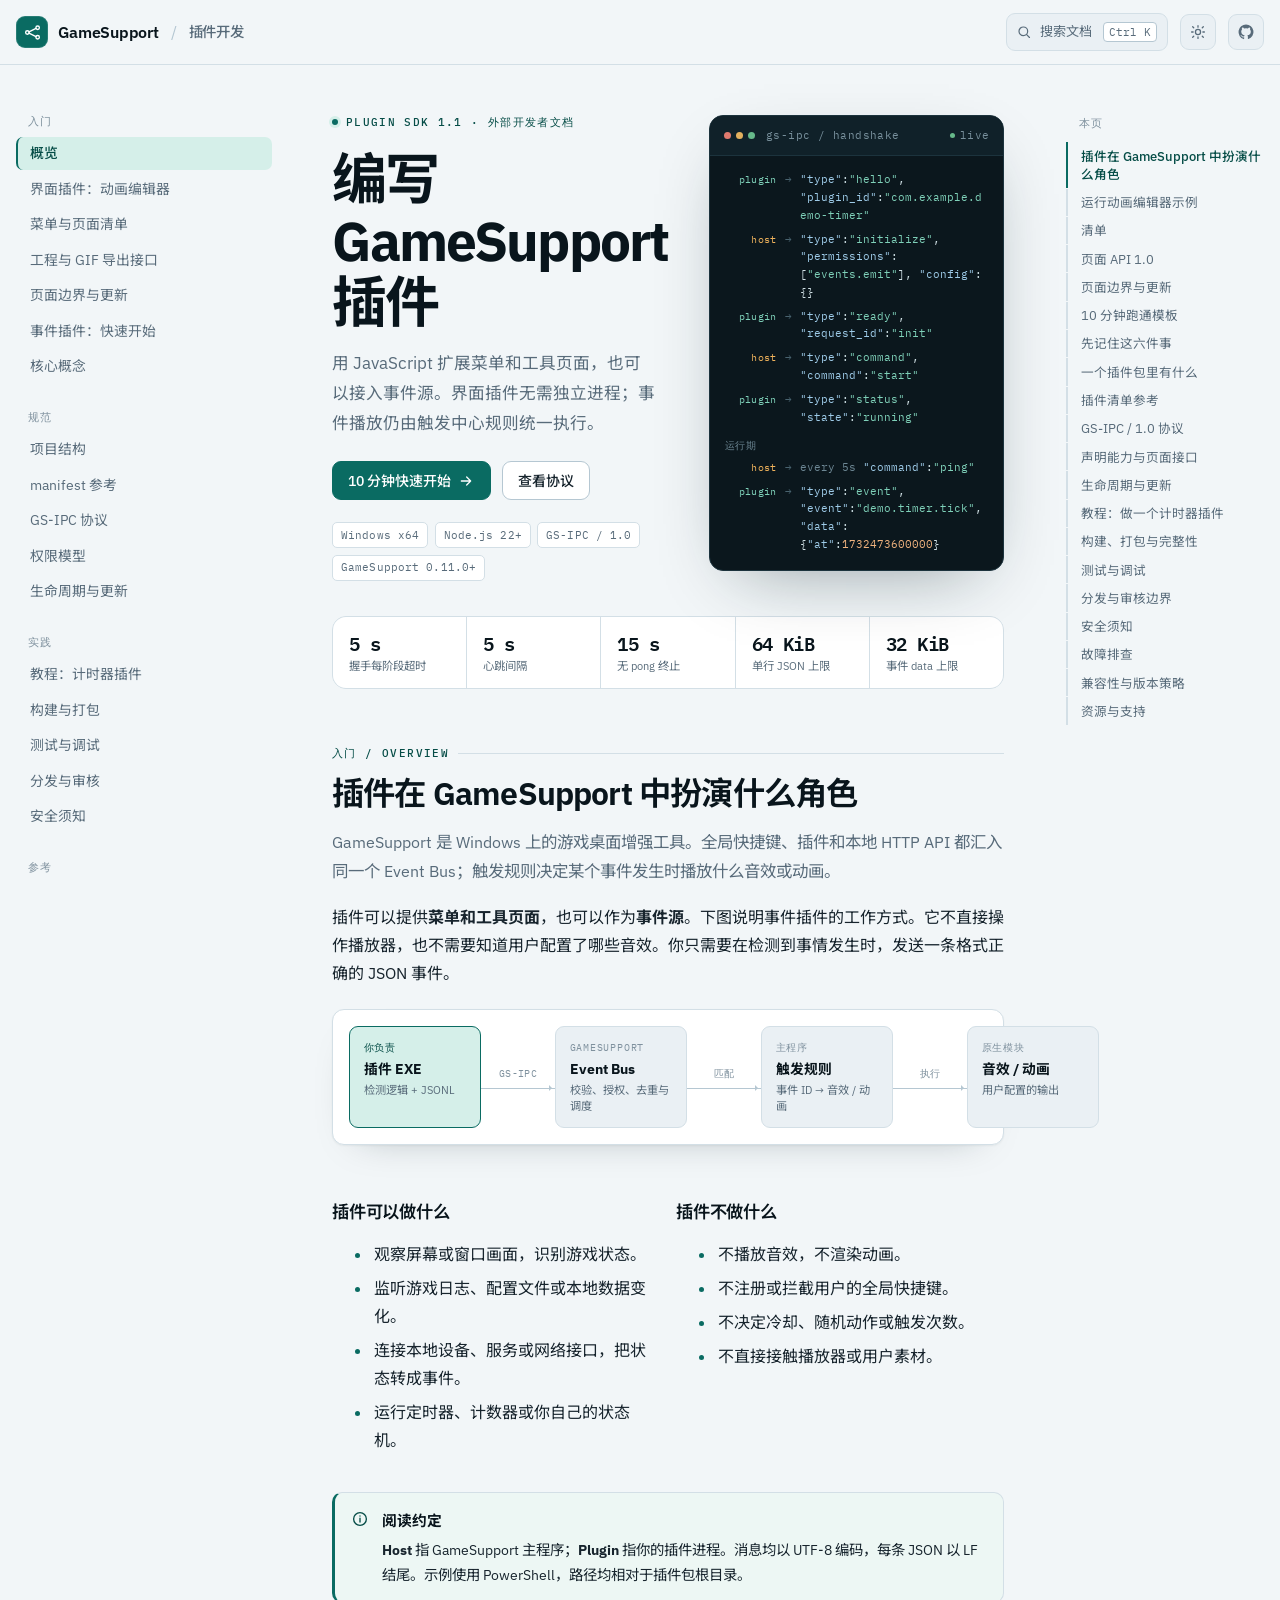
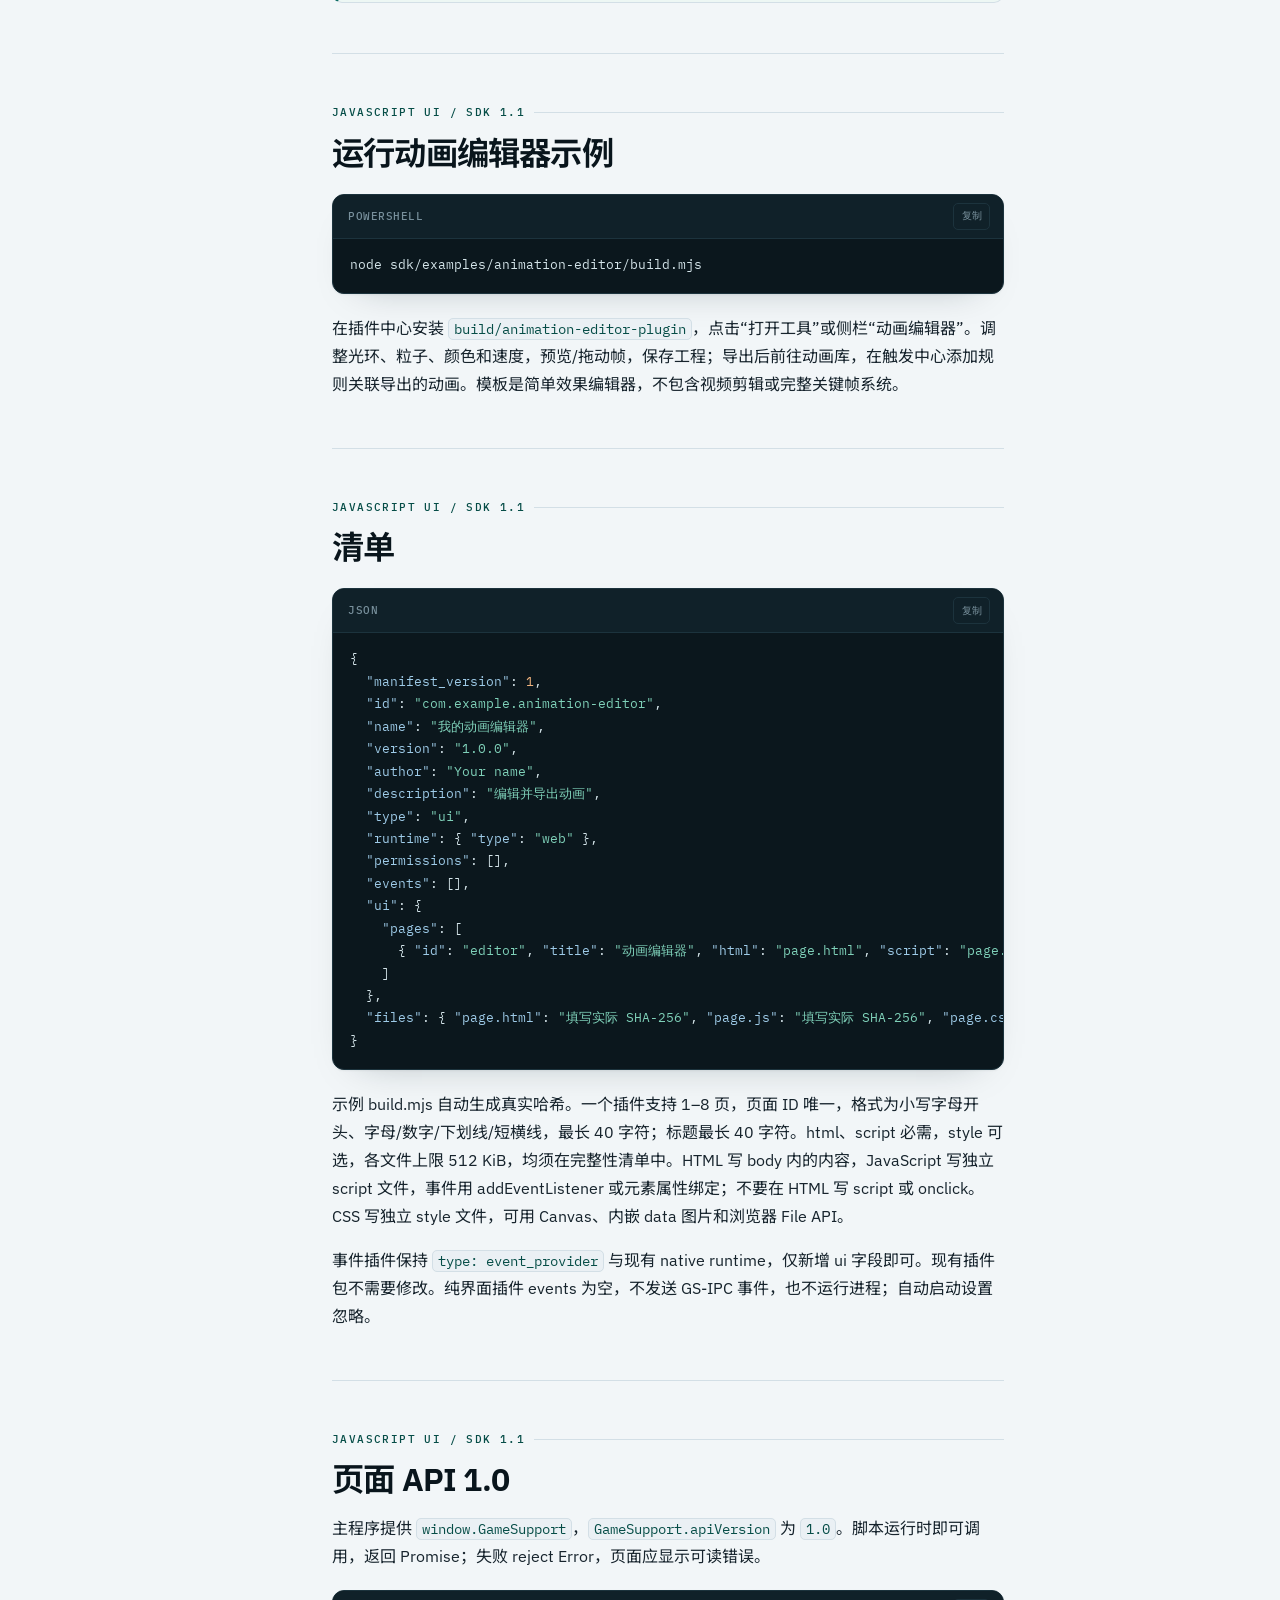
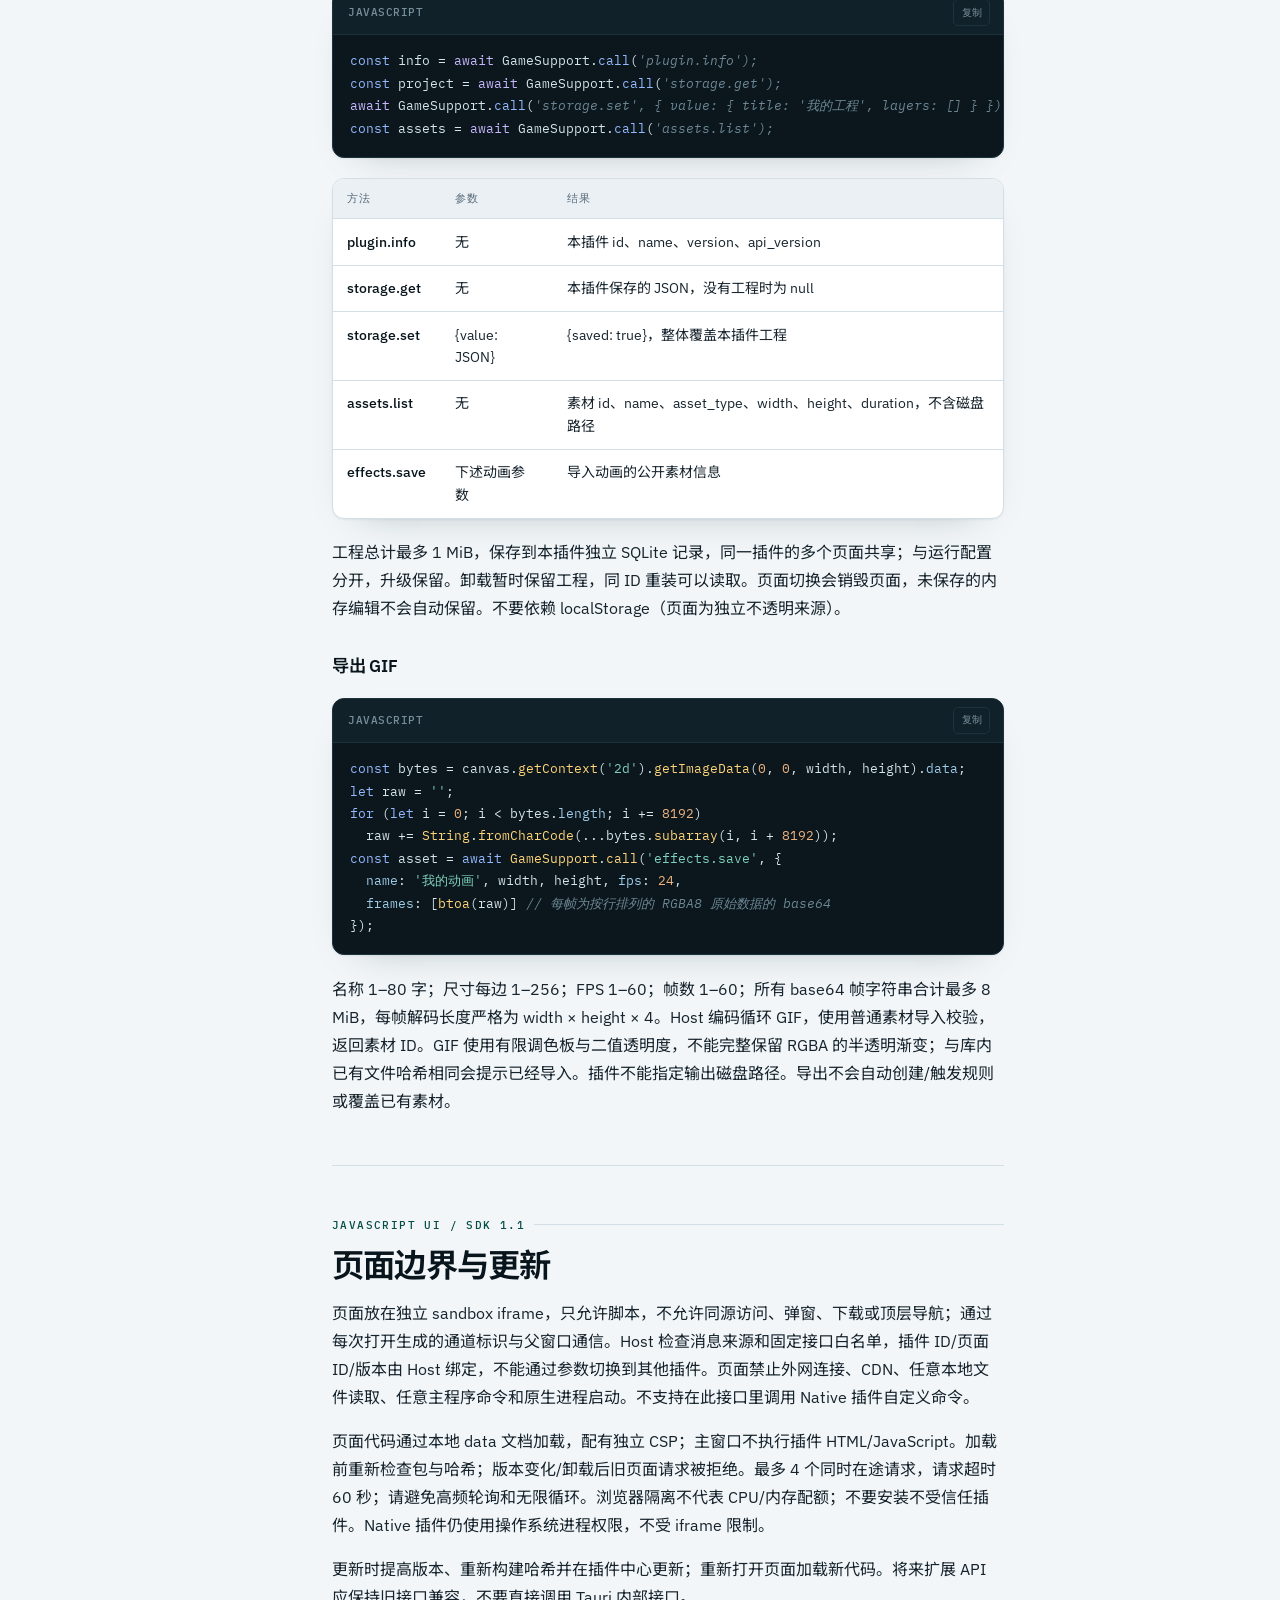
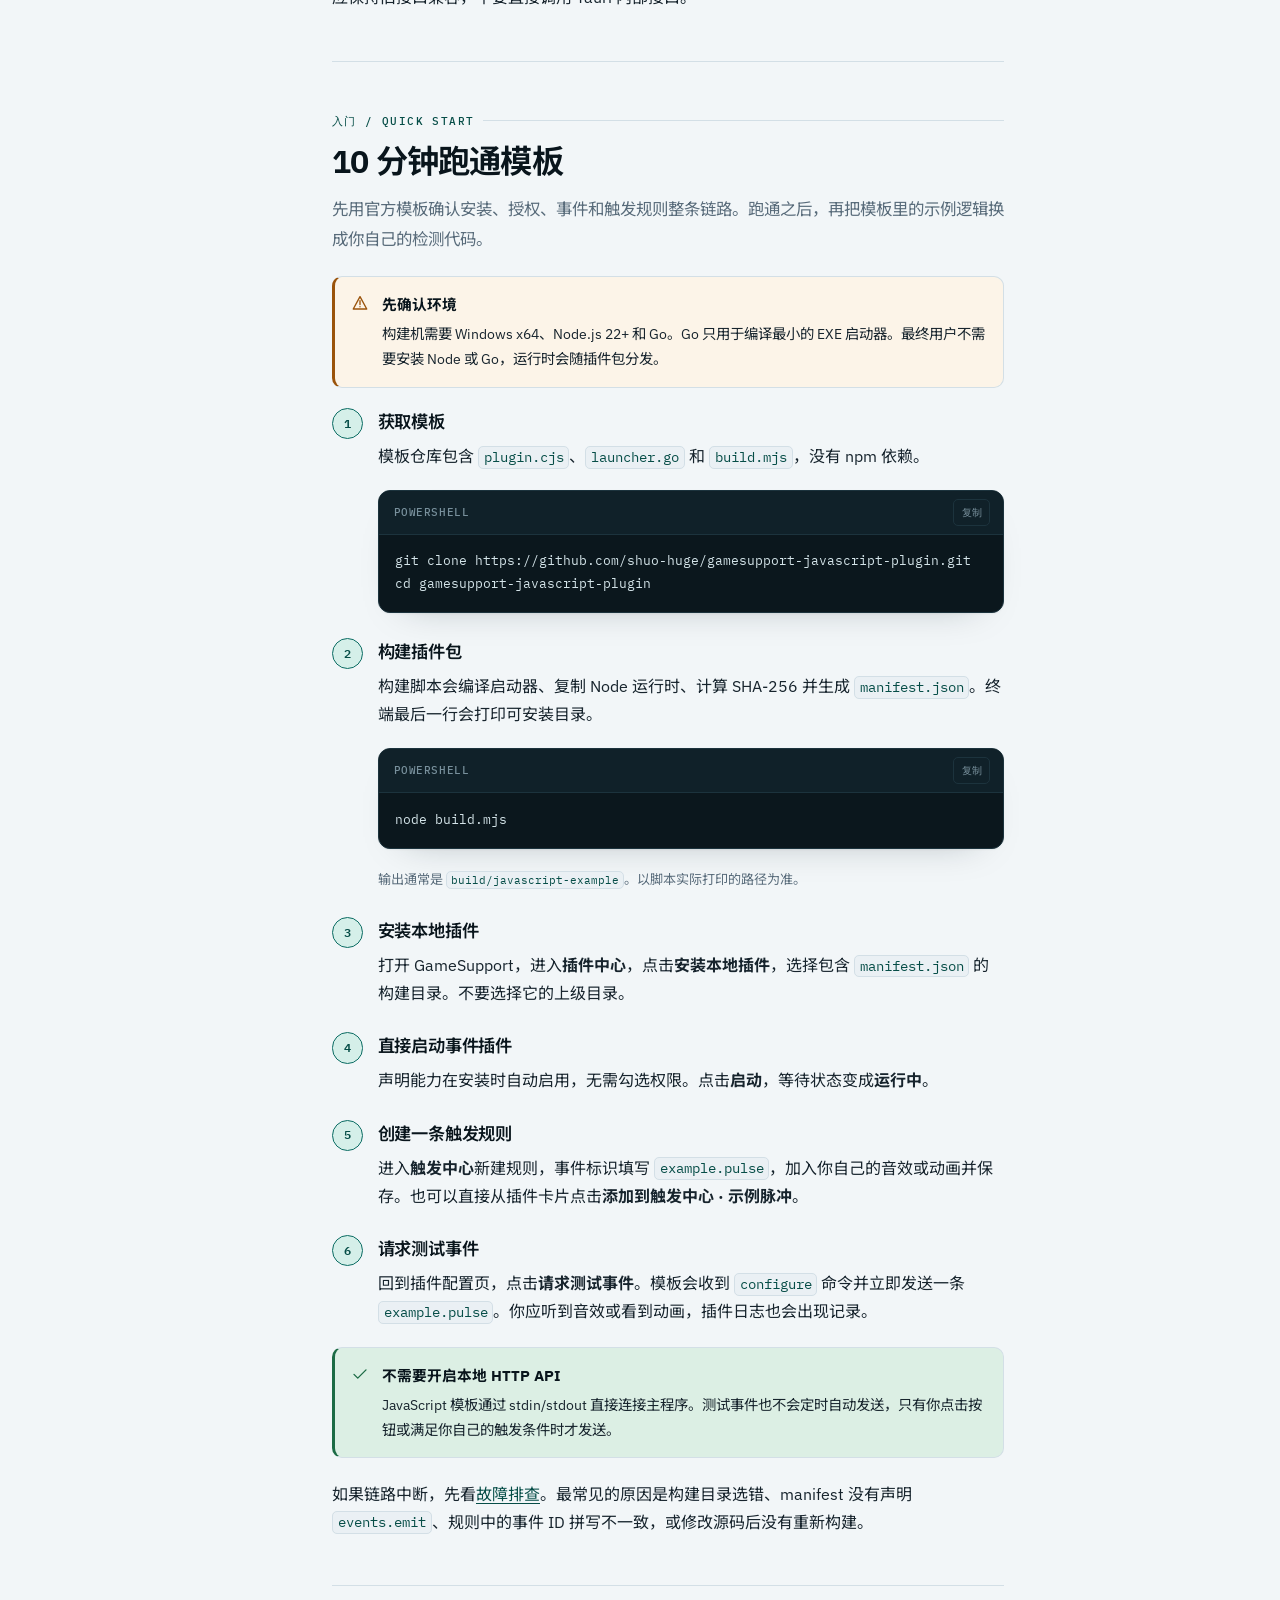
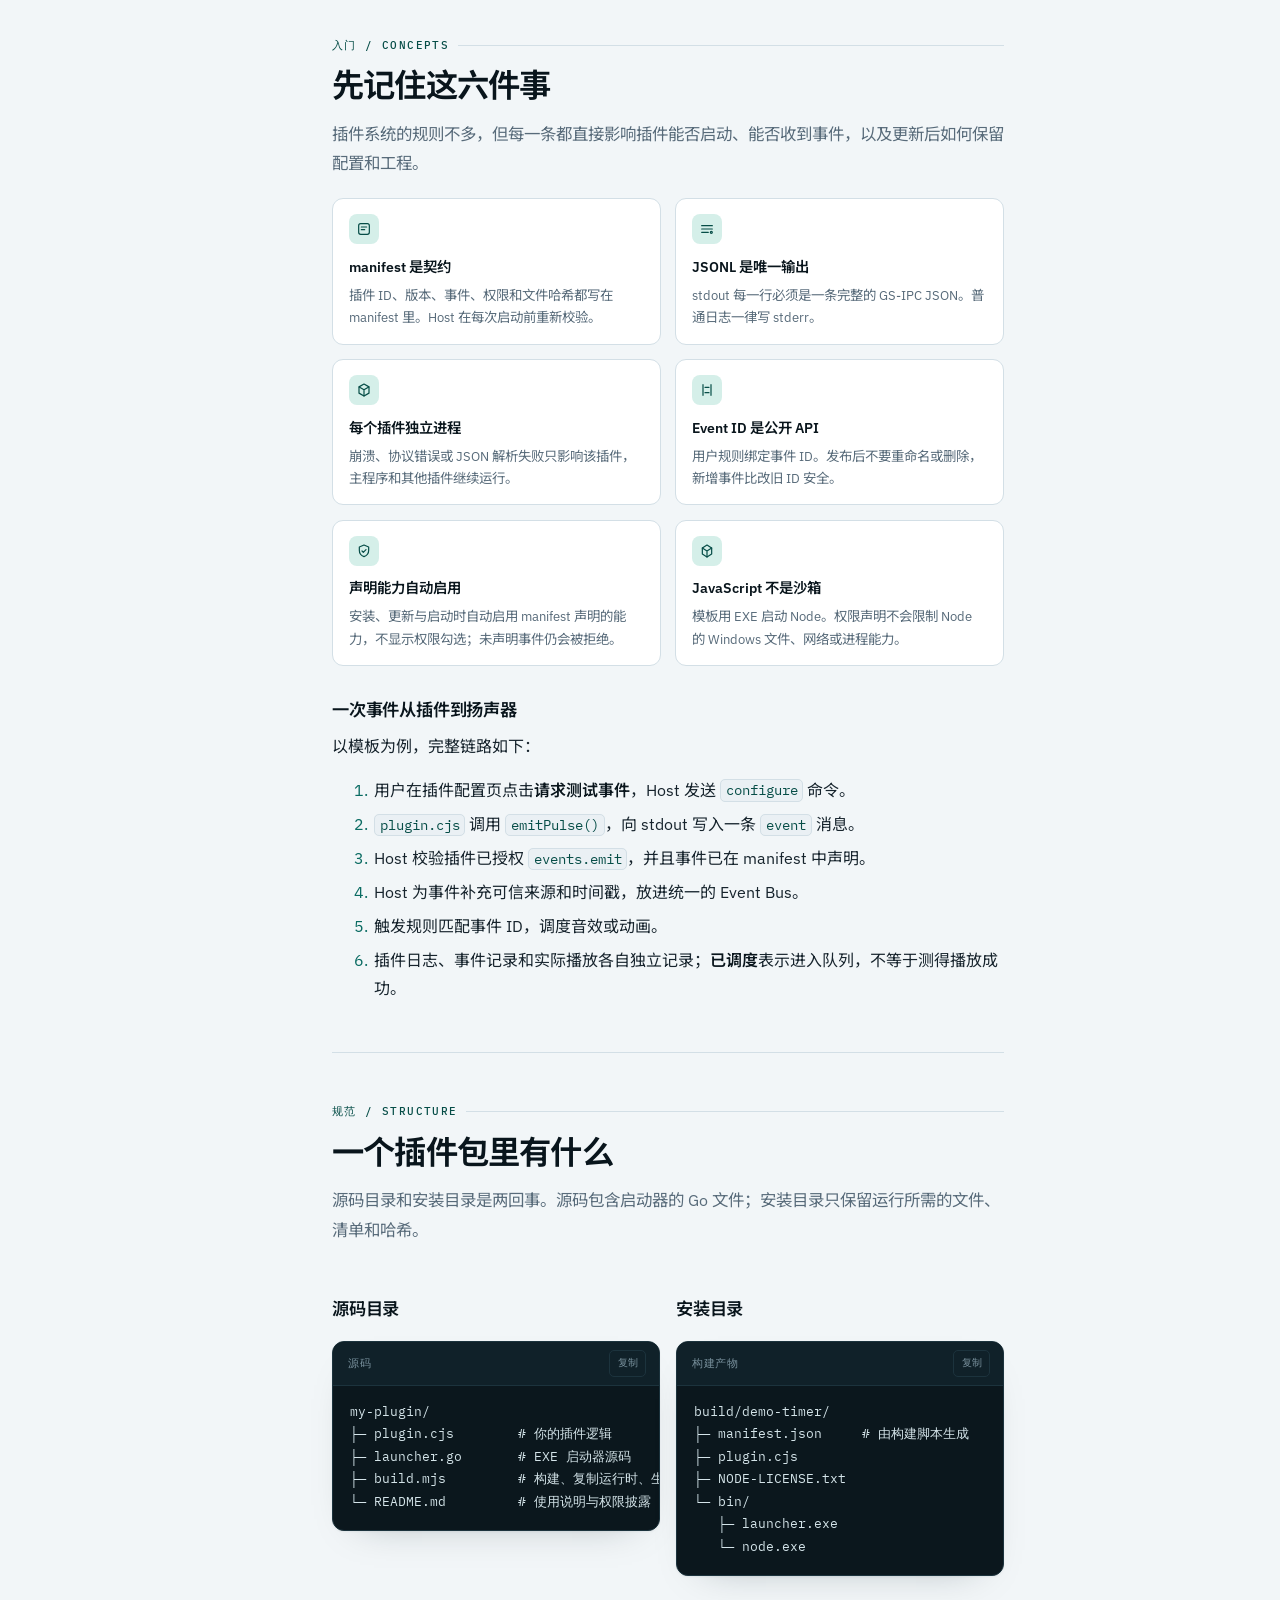
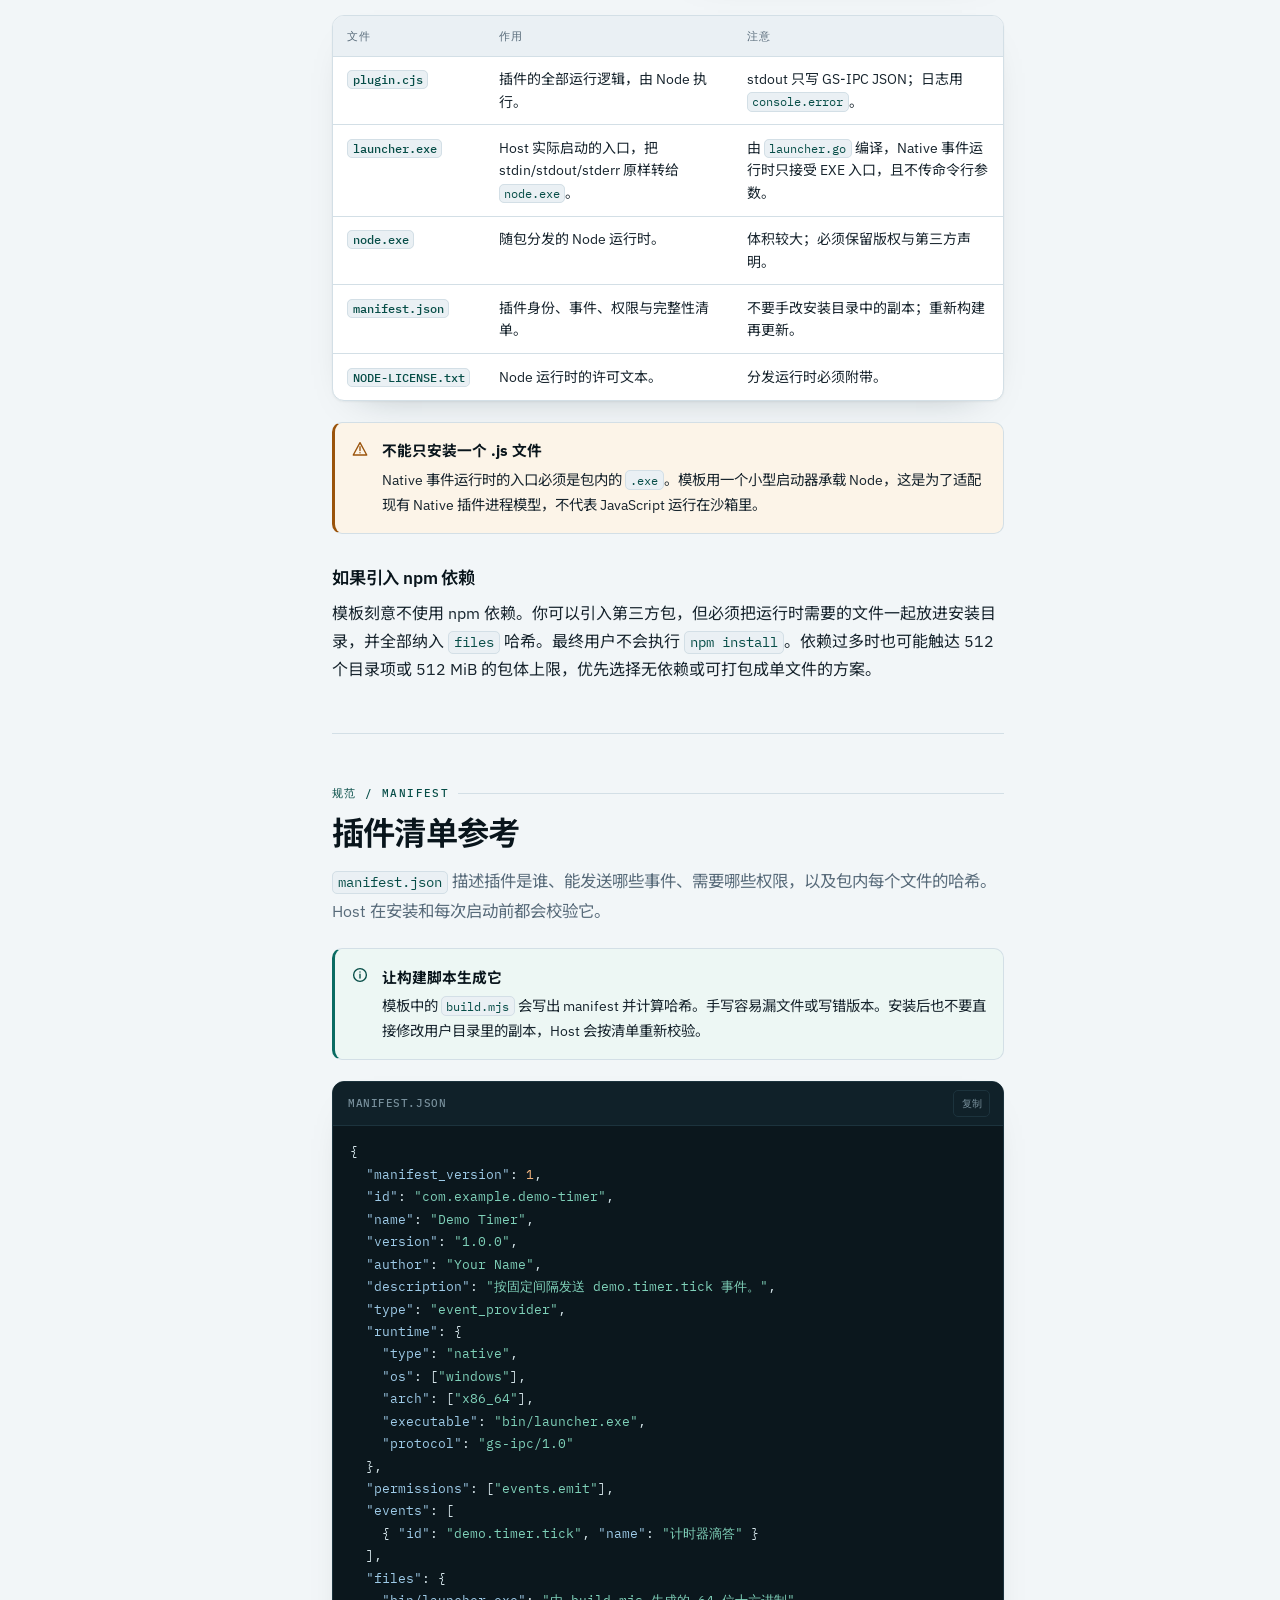
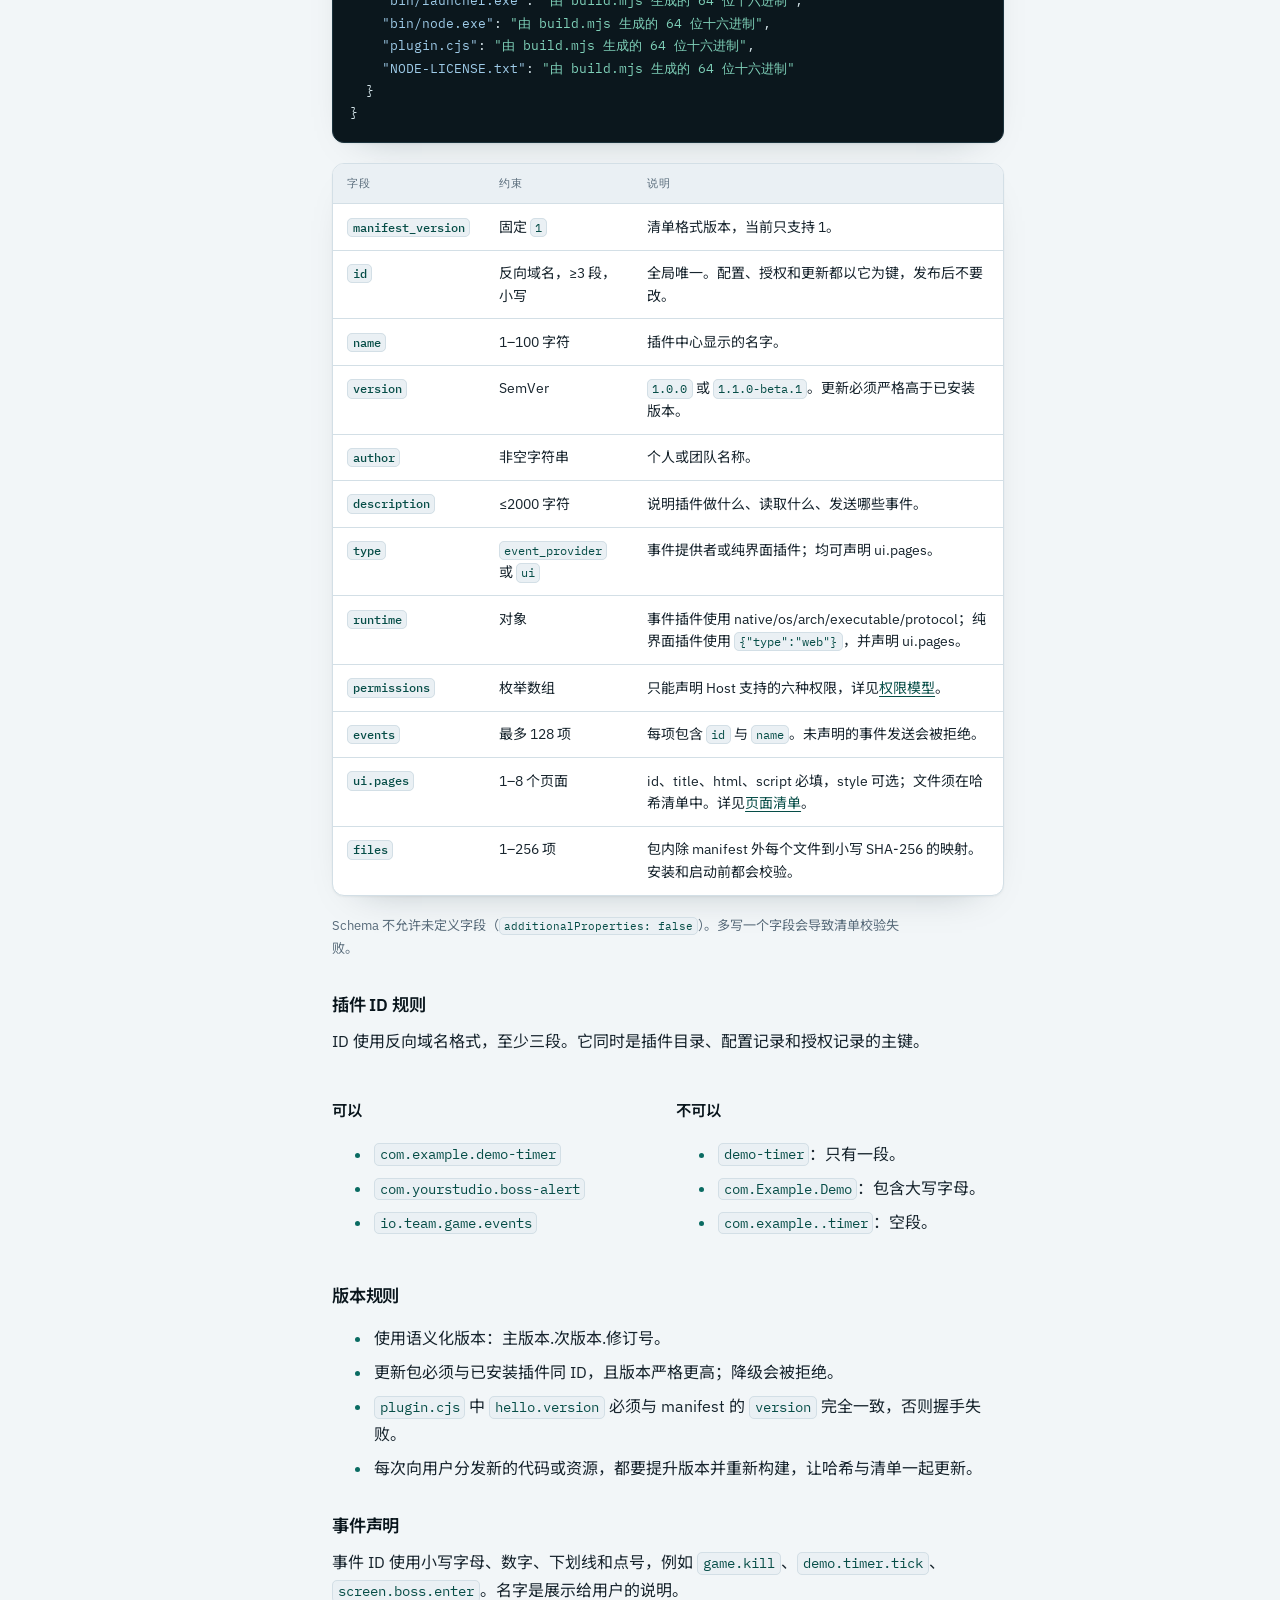
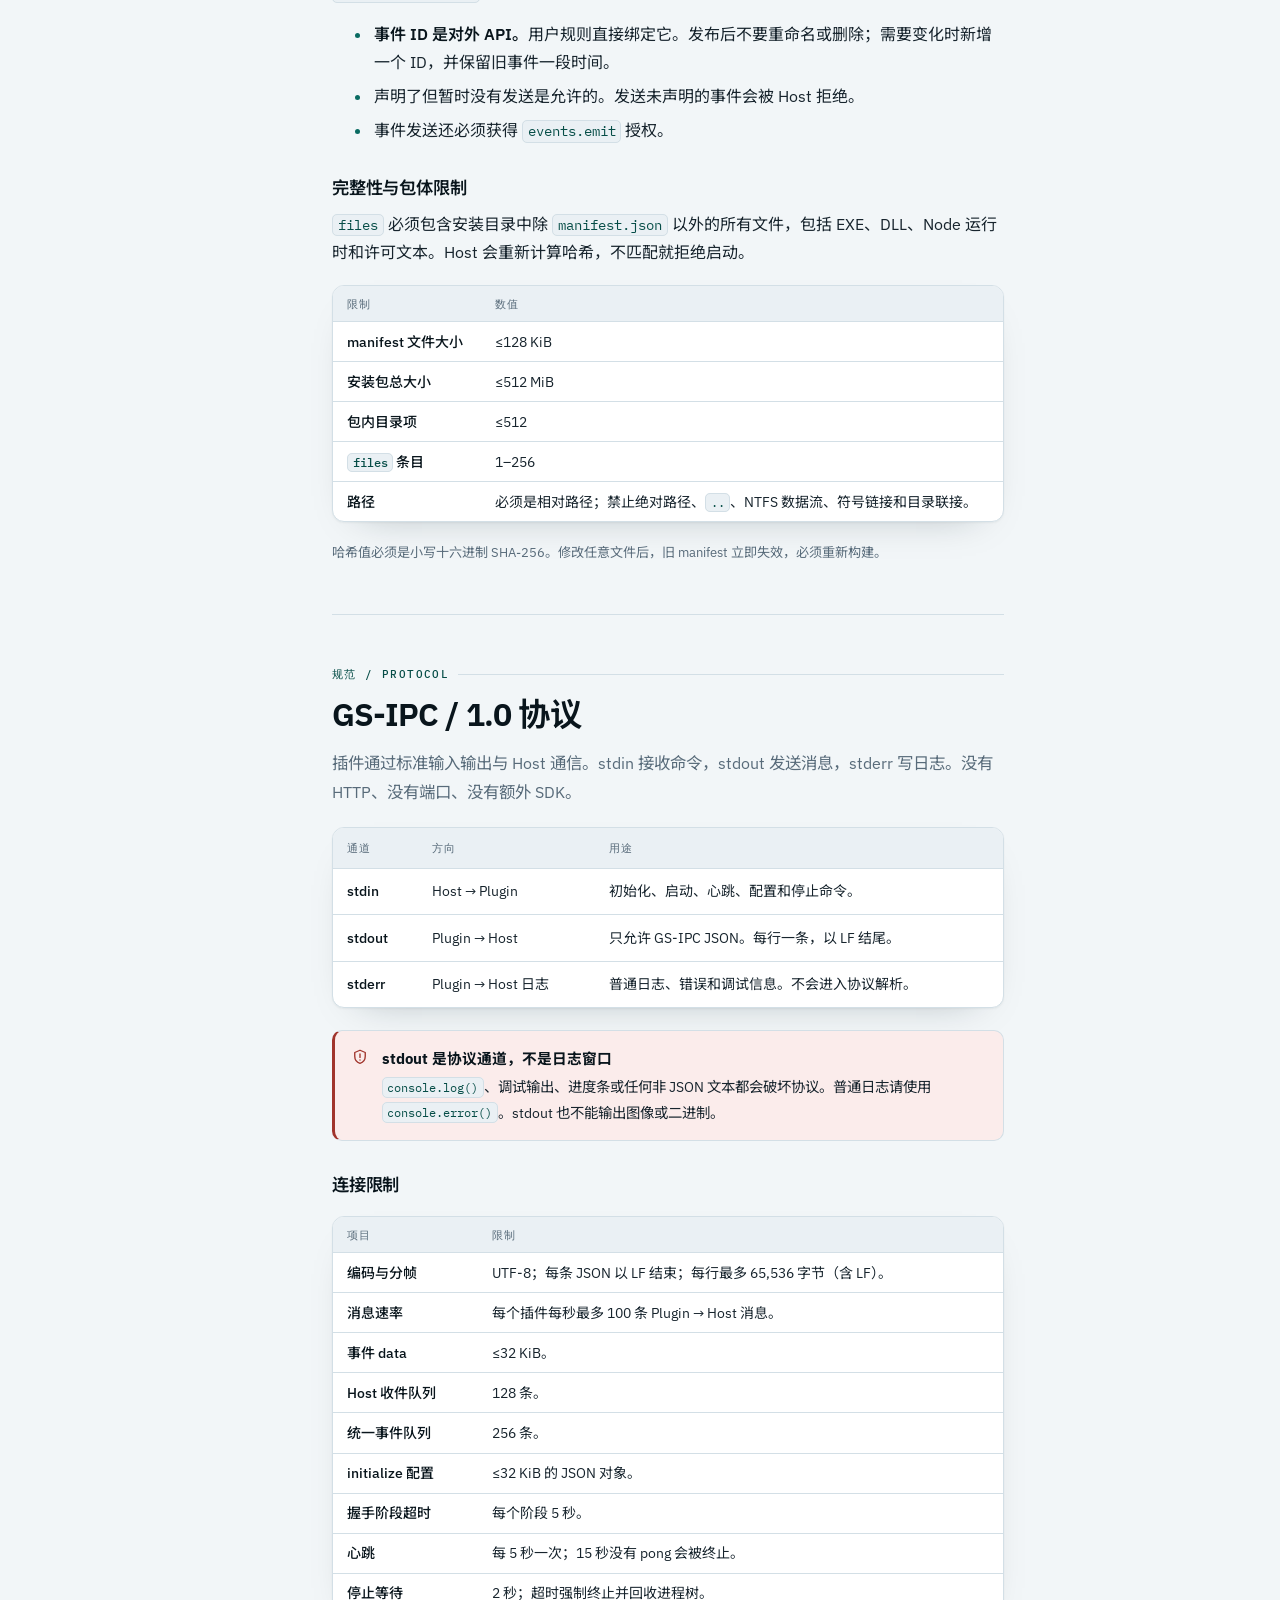
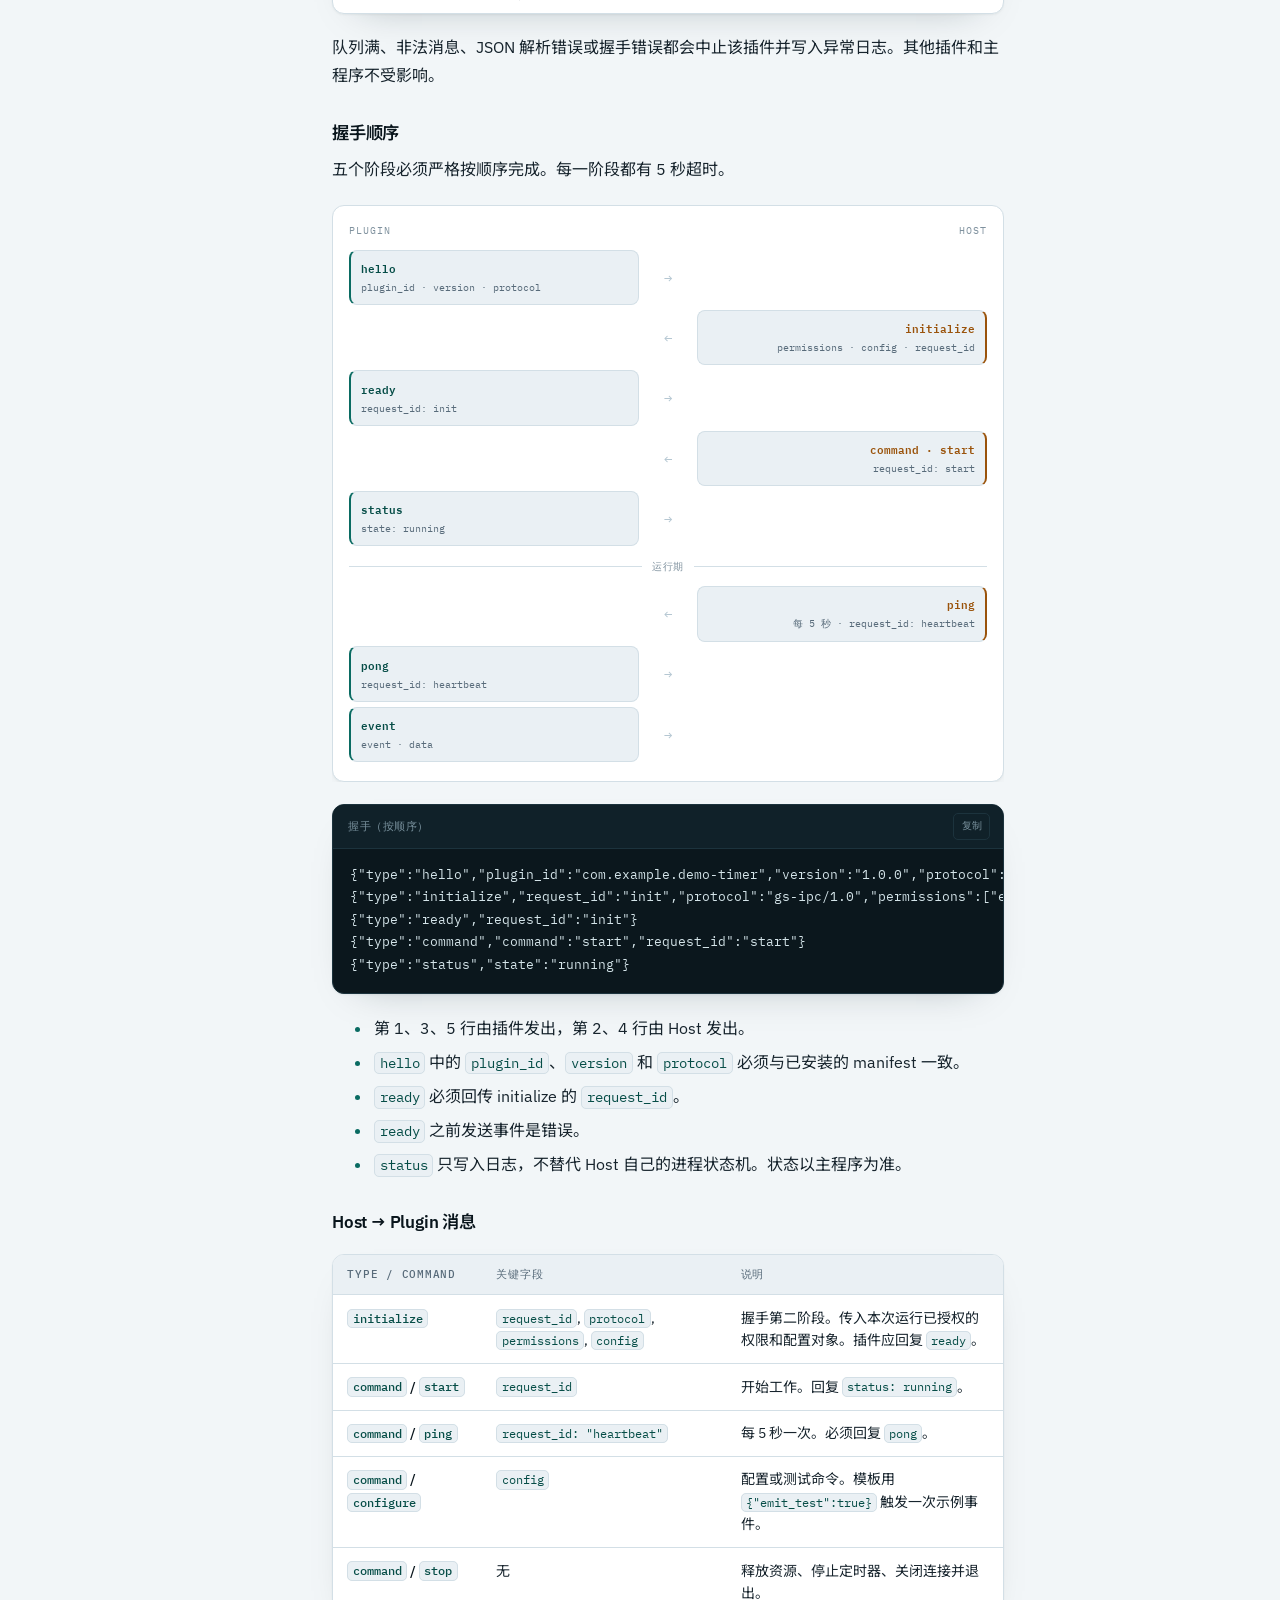
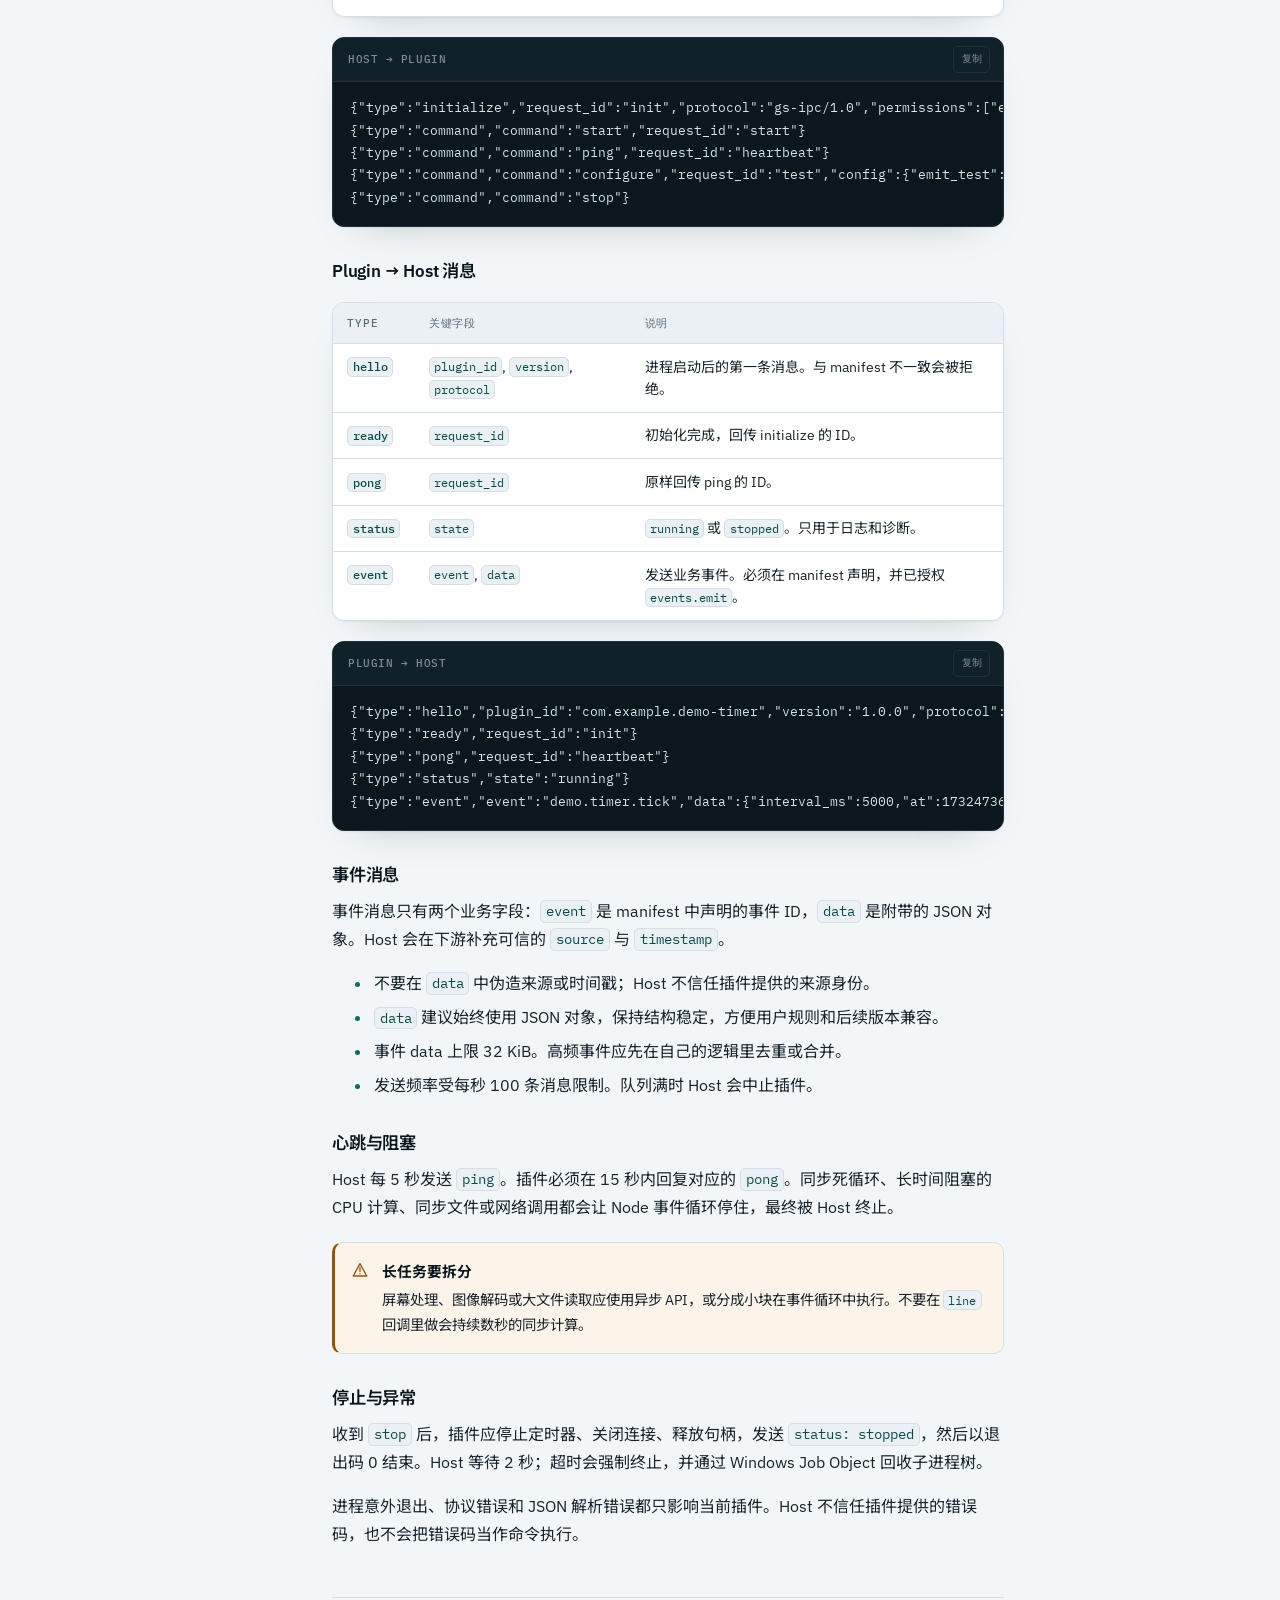
<file: docs/index.html>
<!doctype html>
<html lang="zh-CN">
<head>
<meta charset="utf-8">
<meta name="viewport" content="width=device-width, initial-scale=1, viewport-fit=cover">
<title>GameSupport 插件开发</title>
<meta name="description" content="从零编写、构建、调试和分发 GameSupport JavaScript 插件的完整开发文档。">
<meta property="og:title" content="GameSupport 插件开发">
<meta property="og:description" content="从零编写、构建、调试和分发 GameSupport JavaScript 插件的完整开发文档。">
<meta property="og:type" content="website">
<link rel="preconnect" href="https://fonts.googleapis.com">
<link rel="preconnect" href="https://fonts.gstatic.com" crossorigin>
<link rel="stylesheet" href="https://fonts.googleapis.com/css2?family=IBM+Plex+Mono:wght@400;500;600&amp;family=IBM+Plex+Sans:wght@400;500;600;700&amp;family=Noto+Sans+SC:wght@400;500;700&amp;display=swap">
<style>
/* ── Design plan ──────────────────────────────────────────────────────────
   Palette: cool paper + deep teal signal, copper for warnings, console-navy code.
   Type:    IBM Plex Sans (Latin) + Noto Sans SC (CJK), IBM Plex Mono for data.
   Layout:  sticky docs sidebar · centered reading column · on-this-page rail.
   ──────────────────────────────────────────────────────────────────────── */
:root {
  color-scheme: light;
  --bg: #f2f6f8;
  --surface: #ffffff;
  --surface-2: #eaf0f4;
  --surface-3: #dde7ed;
  --fg: #17242d;
  --fg-strong: #09151c;
  --muted: #586b7a;
  --faint: #7f919e;
  --line: #d3dfe6;
  --line-strong: #b5c7d2;
  --accent: #0a6b62;
  --accent-strong: #064d47;
  --accent-soft: #d5efe9;
  --accent-contrast: #ffffff;
  --signal: #9a530b;
  --signal-soft: #fbefdf;
  --danger: #a0342c;
  --danger-soft: #fbe9e6;
  --ok: #1c6b45;
  --ok-soft: #dcefe4;
  --note-bg: #edf7f4;
  --warn-bg: #fcf4e8;
  --danger-bg: #fbeceb;
  --code-bg: #0b171d;
  --code-bg-2: #102129;
  --code-fg: #d4e4e9;
  --code-muted: #78909c;
  --code-line: #1c333d;
  --code-key: #9ecbe8;
  --code-str: #7fd1b9;
  --code-num: #f0b37e;
  --code-keyword: #96b8ff;
  --code-comment: #6d8794;
  --code-title: #ffd479;
  --header-bg: rgba(242, 246, 248, .96);
  --scrim: rgba(7, 20, 27, .48);
  --shadow: 0 1px 2px rgba(8, 30, 38, .05), 0 16px 40px -28px rgba(8, 30, 38, .35);
  --shadow-lg: 0 24px 70px -30px rgba(8, 30, 38, .45);
  --radius: 14px;
  --radius-sm: 9px;
  --font-sans: "IBM Plex Sans", "Noto Sans SC", "Segoe UI", "Microsoft YaHei", system-ui, sans-serif;
  --font-mono: "IBM Plex Mono", "Cascadia Code", "SFMono-Regular", Consolas, monospace;
  --maxw: 1560px;
  --header-h: 64px;
  --sidebar-w: 272px;
  --toc-w: 216px;
}
@media (prefers-color-scheme: dark) {
  :root:not([data-theme="light"]) {
    color-scheme: dark;
    --bg: #0a1218;
    --surface: #101c24;
    --surface-2: #16252e;
    --surface-3: #1c2e38;
    --fg: #d6e2e8;
    --fg-strong: #f0f6f8;
    --muted: #93a7b3;
    --faint: #6d838f;
    --line: #22343e;
    --line-strong: #334a55;
    --accent: #50d1c1;
    --accent-strong: #7ce3d4;
    --accent-soft: #10322f;
    --accent-contrast: #04201d;
    --signal: #f0b35c;
    --signal-soft: #2d2416;
    --danger: #f08b82;
    --danger-soft: #331b19;
    --ok: #6fd39d;
    --ok-soft: #13291e;
    --note-bg: #0e2525;
    --warn-bg: #292114;
    --danger-bg: #2b1918;
    --code-bg: #071219;
    --code-bg-2: #0c1b22;
    --code-fg: #d4e4e9;
    --code-muted: #78909c;
    --code-line: #1a2d36;
    --header-bg: rgba(10, 18, 24, .96);
    --scrim: rgba(0, 0, 0, .58);
    --shadow: 0 1px 2px rgba(0, 0, 0, .3), 0 18px 44px -28px rgba(0, 0, 0, .75);
    --shadow-lg: 0 28px 80px -30px rgba(0, 0, 0, .85);
  }
}
:root[data-theme="dark"] {
  color-scheme: dark;
  --bg: #0a1218;
  --surface: #101c24;
  --surface-2: #16252e;
  --surface-3: #1c2e38;
  --fg: #d6e2e8;
  --fg-strong: #f0f6f8;
  --muted: #93a7b3;
  --faint: #6d838f;
  --line: #22343e;
  --line-strong: #334a55;
  --accent: #50d1c1;
  --accent-strong: #7ce3d4;
  --accent-soft: #10322f;
  --accent-contrast: #04201d;
  --signal: #f0b35c;
  --signal-soft: #2d2416;
  --danger: #f08b82;
  --danger-soft: #331b19;
  --ok: #6fd39d;
  --ok-soft: #13291e;
  --note-bg: #0e2525;
  --warn-bg: #292114;
  --danger-bg: #2b1918;
  --code-bg: #071219;
  --code-bg-2: #0c1b22;
  --code-fg: #d4e4e9;
  --code-muted: #78909c;
  --code-line: #1a2d36;
  --header-bg: rgba(10, 18, 24, .96);
  --scrim: rgba(0, 0, 0, .58);
  --shadow: 0 1px 2px rgba(0, 0, 0, .3), 0 18px 44px -28px rgba(0, 0, 0, .75);
  --shadow-lg: 0 28px 80px -30px rgba(0, 0, 0, .85);
}
*, *::before, *::after { box-sizing: border-box; }
html { scroll-behavior: smooth; -webkit-text-size-adjust: 100%; }
body {
  margin: 0;
  min-height: 100vh;
  background: var(--bg);
  color: var(--fg);
  font-family: var(--font-sans);
  font-size: 16px;
  line-height: 1.75;
  -webkit-font-smoothing: antialiased;
}
body::before {
  content: "";
  position: fixed;
  inset: 0 0 auto;
  height: env(safe-area-inset-top, 0px);
  background: var(--header-bg);
  z-index: 40;
}
::selection { background: var(--accent-soft); color: var(--fg-strong); }
a { color: var(--accent-strong); text-decoration-thickness: 1px; text-underline-offset: 3px; }
a:hover { color: var(--accent); }
button, input, textarea, select { font: inherit; }
button { cursor: pointer; }
img, svg { max-width: 100%; }
:focus-visible { outline: 2px solid var(--accent); outline-offset: 3px; border-radius: 4px; }
.sr-only {
  position: absolute; width: 1px; height: 1px; padding: 0; margin: -1px;
  overflow: hidden; clip: rect(0 0 0 0); white-space: nowrap; border: 0;
}
.skip-link {
  position: fixed; left: 16px; top: -80px; z-index: 200;
  padding: .6rem .9rem; background: var(--surface); color: var(--fg-strong);
  border: 1px solid var(--line-strong); border-radius: 8px; box-shadow: var(--shadow);
  transition: top .18s ease;
}
.skip-link:focus { top: 12px; }

/* ── Header ─────────────────────────────────────────────────────────────── */
.topbar {
  position: sticky;
  top: env(safe-area-inset-top, 0px);
  z-index: 30;
  background: var(--header-bg);
  -webkit-backdrop-filter: blur(14px);
  backdrop-filter: blur(14px);
  border-bottom: 1px solid var(--line);
}
.topbar-inner {
  width: 100%;
  max-width: var(--maxw);
  margin-inline: auto;
  min-height: var(--header-h);
  display: flex;
  align-items: center;
  gap: .75rem;
  padding-left: max(16px, env(safe-area-inset-left, 0px));
  padding-right: max(16px, env(safe-area-inset-right, 0px));
}
.progress-track { position: absolute; left: 0; right: 0; bottom: -1px; height: 2px; pointer-events: none; }
#progressBar { height: 100%; width: 0; background: var(--accent); transition: width .08s linear; }
.brand {
  display: inline-flex; align-items: center; gap: .65rem;
  color: var(--fg-strong); text-decoration: none; font-weight: 600;
  letter-spacing: -.015em; white-space: nowrap;
}
.brand:hover { color: var(--fg-strong); }
.brand-mark {
  display: grid; place-items: center; width: 32px; height: 32px;
  border-radius: 9px; background: var(--accent); color: var(--accent-contrast);
  box-shadow: inset 0 0 0 1px rgba(255,255,255,.12);
  flex: 0 0 auto;
}
.brand-mark svg { width: 19px; height: 19px; }
.brand-divider { color: var(--line-strong); font-weight: 400; margin-inline: .1rem; }
.brand-sub { color: var(--muted); font-weight: 500; font-size: .9rem; }
.topbar-spacer { flex: 1 1 auto; }
.search-trigger, .icon-btn {
  display: inline-flex; align-items: center; justify-content: center;
  border: 1px solid var(--line); background: var(--surface-2); color: var(--muted);
  border-radius: var(--radius-sm); transition: background .16s ease, color .16s ease, border-color .16s ease;
}
.search-trigger { gap: .5rem; padding: .42rem .62rem; font-size: .82rem; }
.search-trigger svg { width: 16px; height: 16px; flex: 0 0 auto; }
.search-trigger kbd { margin-left: .15rem; }
.search-trigger:hover, .icon-btn:hover { background: var(--surface-3); color: var(--fg); border-color: var(--line-strong); }
.icon-btn { width: 36px; height: 36px; padding: 0; text-decoration: none; }
.icon-btn svg { width: 18px; height: 18px; }
kbd {
  font-family: var(--font-mono); font-size: .66rem; line-height: 1.4;
  padding: .08rem .32rem; border: 1px solid var(--line-strong);
  border-radius: 4px; background: var(--surface); color: var(--muted);
}
.nav-toggle { display: none; }
.theme-toggle .theme-icon { display: none; }
.theme-toggle[data-mode="system"] .theme-icon.system,
.theme-toggle[data-mode="light"] .theme-icon.light,
.theme-toggle[data-mode="dark"] .theme-icon.dark { display: block; }

/* ── Layout ─────────────────────────────────────────────────────────────── */
.layout {
  width: 100%;
  max-width: var(--maxw);
  margin-inline: auto;
  display: grid;
  grid-template-columns: var(--sidebar-w) minmax(0, 1fr) var(--toc-w);
  align-items: start;
  padding-left: max(16px, env(safe-area-inset-left, 0px));
  padding-right: max(16px, env(safe-area-inset-right, 0px));
}
.main { min-width: 0; }
.content {
  width: 100%;
  max-width: 900px;
  margin-inline: auto;
  padding: 34px 44px 96px;
}
.sidebar {
  position: sticky;
  top: calc(var(--header-h) + env(safe-area-inset-top, 0px) + 18px);
  max-height: calc(100vh - var(--header-h) - env(safe-area-inset-top, 0px) - 36px);
  overflow-y: auto;
  padding: 30px 16px 40px 0;
  scrollbar-width: thin;
  scrollbar-color: var(--line-strong) transparent;
}
.sidebar-mobile-head { display: none; }
.nav-group { margin-bottom: 1.55rem; }
.nav-label {
  margin: 0 0 .38rem; padding-inline: .72rem;
  font-family: var(--font-mono); font-size: .66rem; font-weight: 500;
  letter-spacing: .13em; text-transform: uppercase; color: var(--faint);
}
.nav-list { list-style: none; margin: 0; padding: 0; display: grid; gap: 2px; }
.nav-link {
  display: block; padding: .42rem .72rem; border-radius: 7px;
  color: var(--muted); text-decoration: none; font-size: .865rem; line-height: 1.45;
  border-left: 2px solid transparent;
}
.nav-link:hover { background: var(--surface-2); color: var(--fg); text-decoration: none; }
.nav-link.active {
  background: var(--accent-soft); color: var(--accent-strong);
  font-weight: 500; border-left-color: var(--accent);
}
.sidebar-foot {
  display: flex; align-items: center; gap: .5rem; flex-wrap: wrap;
  padding: .8rem .72rem 0; margin-top: .4rem; border-top: 1px solid var(--line);
  color: var(--faint); font-family: var(--font-mono); font-size: .68rem;
}
.badge {
  display: inline-flex; align-items: center; gap: .3rem;
  padding: .16rem .48rem; border-radius: 999px;
  background: var(--accent-soft); color: var(--accent-strong);
  font-family: var(--font-mono); font-size: .66rem; font-weight: 500; letter-spacing: .02em;
}
.toc {
  position: sticky;
  top: calc(var(--header-h) + env(safe-area-inset-top, 0px) + 18px);
  max-height: calc(100vh - var(--header-h) - env(safe-area-inset-top, 0px) - 36px);
  overflow-y: auto;
  padding: 32px 0 40px 18px;
  scrollbar-width: thin;
}
.toc-title {
  margin: 0 0 .6rem; padding-left: .8rem;
  font-family: var(--font-mono); font-size: .66rem; letter-spacing: .13em;
  text-transform: uppercase; color: var(--faint);
}
#tocList { display: grid; gap: 1px; }
#tocList a {
  display: block; padding: .28rem 0 .28rem .8rem;
  border-left: 2px solid var(--line);
  color: var(--muted); text-decoration: none; font-size: .79rem; line-height: 1.45;
}
#tocList a:hover { color: var(--fg); border-left-color: var(--line-strong); text-decoration: none; }
#tocList a.active { color: var(--accent-strong); border-left-color: var(--accent); font-weight: 500; }
.scrim {
  position: fixed; inset: 0; z-index: 50; background: var(--scrim);
  -webkit-backdrop-filter: blur(2px); backdrop-filter: blur(2px);
}

/* ── Hero ───────────────────────────────────────────────────────────────── */
.hero {
  display: grid;
  grid-template-columns: minmax(0, 1.05fr) minmax(0, .95fr);
  gap: clamp(2rem, 4vw, 3.5rem);
  align-items: center;
  padding: .4rem 0 2.2rem;
}
.eyebrow {
  display: inline-flex; align-items: center; gap: .5rem;
  font-family: var(--font-mono); font-size: .7rem; font-weight: 500;
  letter-spacing: .12em; text-transform: uppercase; color: var(--accent-strong);
  margin-bottom: 1rem;
}
.eyebrow .dot { width: 6px; height: 6px; border-radius: 50%; background: var(--accent); box-shadow: 0 0 0 3px var(--accent-soft); }
.hero h1 {
  margin: 0 0 1rem;
  font-size: clamp(2.15rem, 4.3vw, 3.45rem);
  line-height: 1.12;
  letter-spacing: -.035em;
  font-weight: 700;
  color: var(--fg-strong);
  text-wrap: balance;
}
.hero-lead {
  margin: 0 0 1.4rem;
  max-width: 31rem;
  color: var(--muted);
  font-size: 1.04rem;
  line-height: 1.8;
}
.hero-actions { display: flex; flex-wrap: wrap; gap: .7rem; margin-bottom: 1.35rem; }
.btn {
  display: inline-flex; align-items: center; justify-content: center; gap: .45rem;
  padding: .58rem .95rem; border-radius: var(--radius-sm);
  border: 1px solid var(--line-strong); background: var(--surface); color: var(--fg);
  font-size: .875rem; font-weight: 500; text-decoration: none; line-height: 1.3;
  transition: background .16s ease, border-color .16s ease, transform .16s ease;
}
.btn:hover { background: var(--surface-2); text-decoration: none; border-color: var(--accent); }
.btn-primary { background: var(--accent); border-color: var(--accent); color: var(--accent-contrast); }
.btn-primary:hover { background: var(--accent-strong); border-color: var(--accent-strong); color: var(--accent-contrast); }
.btn svg { width: 16px; height: 16px; }
.hero-meta { display: flex; flex-wrap: wrap; gap: .4rem; }
.hero-meta span {
  padding: .18rem .5rem; border: 1px solid var(--line); border-radius: 5px;
  background: var(--surface); color: var(--muted);
  font-family: var(--font-mono); font-size: .67rem; letter-spacing: .01em;
}
.console {
  background: var(--code-bg);
  border: 1px solid var(--code-line);
  border-radius: var(--radius);
  box-shadow: var(--shadow-lg);
  overflow: hidden;
  transform: translateZ(0);
}
.console-bar {
  display: flex; align-items: center; gap: .5rem;
  padding: .62rem .85rem; background: var(--code-bg-2);
  border-bottom: 1px solid var(--code-line);
  color: var(--code-muted); font-family: var(--font-mono); font-size: .68rem;
  letter-spacing: .04em;
}
.console-dots { display: inline-flex; gap: 5px; margin-right: .2rem; }
.console-dots i { width: 7px; height: 7px; border-radius: 50%; background: var(--code-line); display: block; }
.console-dots i:first-child { background: #e07a6e; }
.console-dots i:nth-child(2) { background: #e2b05e; }
.console-dots i:nth-child(3) { background: #66b98a; }
.console-live { margin-left: auto; display: inline-flex; align-items: center; gap: .3rem; }
.console-live::before { content: ""; width: 5px; height: 5px; border-radius: 50%; background: #66b98a; }
.console-body { padding: .75rem 0 .85rem; }
.console-line {
  display: grid; grid-template-columns: 3.25rem .8rem minmax(0, 1fr);
  align-items: baseline; gap: .35rem;
  padding: .2rem .9rem;
  font-family: var(--font-mono); font-size: .67rem; line-height: 1.65;
  overflow-wrap: anywhere;
}
.console-line .lane { font-size: .6rem; letter-spacing: .03em; text-align: right; white-space: nowrap; }
.console-line .lane.plugin { color: #7fd1b9; }
.console-line .lane.host { color: #f0b35c; }
.console-line .dir { color: #49636f; text-align: center; }
.console-line code { color: var(--code-fg); }
.console .console-line code {
  background: transparent;
  border: 0;
  border-radius: 0;
  padding: 0;
  color: var(--code-fg);
  font-size: inherit;
  overflow-wrap: anywhere;
}
.c-key { color: var(--code-key); }
.c-str { color: var(--code-str); }
.c-num { color: var(--code-num); }
.c-dim { color: var(--code-comment); }
.console-line.break { min-width: 0; padding-top: .5rem; padding-bottom: .1rem; }
.console-line.break span { grid-column: 1 / -1; color: var(--code-comment); font-size: .62rem; letter-spacing: .08em; }

.stats {
  display: grid; grid-template-columns: repeat(5, minmax(0, 1fr));
  gap: 1px; background: var(--line);
  border: 1px solid var(--line); border-radius: var(--radius);
  overflow: hidden; margin-bottom: 2.4rem;
}
.stat { background: var(--surface); padding: .9rem 1rem; }
.stat strong {
  display: block; color: var(--fg-strong);
  font-family: var(--font-mono); font-size: 1.18rem; font-weight: 600;
  letter-spacing: -.03em; line-height: 1.3; font-variant-numeric: tabular-nums;
}
.stat span { display: block; margin-top: .12rem; color: var(--muted); font-size: .71rem; line-height: 1.4; }

/* ── Sections & prose ───────────────────────────────────────────────────── */
.doc-section {
  scroll-margin-top: calc(var(--header-h) + env(safe-area-inset-top, 0px) + 24px);
  padding-top: 1rem;
}
.doc-section + .doc-section {
  margin-top: 3.1rem; padding-top: 3.1rem; border-top: 1px solid var(--line);
}
.section-eyebrow {
  display: flex; align-items: center; gap: .55rem;
  margin-bottom: .65rem;
  font-family: var(--font-mono); font-size: .67rem; font-weight: 500;
  letter-spacing: .13em; text-transform: uppercase; color: var(--accent-strong);
}
.section-eyebrow::after { content: ""; height: 1px; flex: 1 1 auto; background: var(--line); }
h1, h2, h3, h4 { color: var(--fg-strong); }
h2 {
  margin: 0 0 .85rem;
  font-size: clamp(1.5rem, 2.6vw, 2.02rem);
  line-height: 1.27; letter-spacing: -.025em; font-weight: 650;
  text-wrap: balance; scroll-margin-top: calc(var(--header-h) + 28px);
}
h3 {
  margin: 2rem 0 .6rem;
  font-size: 1.08rem; line-height: 1.4; letter-spacing: -.012em; font-weight: 600;
  scroll-margin-top: calc(var(--header-h) + 28px);
}
h4 { margin: 1.45rem 0 .45rem; font-size: .96rem; font-weight: 600; }
p { margin: 0 0 1rem; max-width: 74ch; }
.lead { font-size: 1.03rem; color: var(--muted); line-height: 1.8; max-width: 68ch; }
.mono { font-family: var(--font-mono); }
.muted { color: var(--muted); }
.small { font-size: .82rem; }
.anchor {
  margin-left: .4rem; color: var(--faint); text-decoration: none;
  font-weight: 400; opacity: 0; transition: opacity .15s ease;
}
h2:hover .anchor, .anchor:focus-visible { opacity: 1; }
.anchor:hover { color: var(--accent); text-decoration: none; }
.prose ul, .prose ol { margin: 0 0 1.1rem; padding-left: 1.2rem; }
.prose li { margin-bottom: .38rem; padding-left: .1rem; max-width: 72ch; }
.prose li::marker { color: var(--accent); }
.prose strong, .prose b { color: var(--fg-strong); font-weight: 600; }
.prose a { font-weight: 500; }
hr { border: 0; border-top: 1px solid var(--line); margin: 2rem 0; }
:not(pre) > code {
  font-family: var(--font-mono); font-size: .855em;
  padding: .1em .36em; border-radius: 5px;
  background: var(--surface-2); border: 1px solid var(--line);
  color: var(--accent-strong); overflow-wrap: anywhere;
}
figure { margin: 1.4rem 0; }
figcaption { margin-top: .55rem; color: var(--faint); font-size: .76rem; text-align: center; }

/* ── Code blocks ────────────────────────────────────────────────────────── */
.codeblock {
  margin: 1.25rem 0;
  background: var(--code-bg);
  border: 1px solid var(--code-line);
  border-radius: 12px;
  overflow: hidden;
  box-shadow: var(--shadow);
}
.codeblock-head {
  display: flex; align-items: center; justify-content: space-between; gap: 1rem;
  padding: .5rem .8rem .5rem .95rem;
  background: var(--code-bg-2);
  border-bottom: 1px solid var(--code-line);
}
.codeblock-title {
  font-family: var(--font-mono); font-size: .67rem; font-weight: 500;
  letter-spacing: .05em; color: var(--code-muted); text-transform: uppercase;
}
.copy-btn {
  display: inline-flex; align-items: center; gap: .3rem;
  padding: .22rem .48rem; border-radius: 5px;
  border: 1px solid var(--code-line); background: transparent;
  color: var(--code-muted); font-family: var(--font-mono); font-size: .64rem;
  transition: color .15s ease, border-color .15s ease, background .15s ease;
}
.copy-btn:hover { color: var(--code-fg); border-color: #37545f; background: rgba(255,255,255,.04); }
.copy-btn.done { color: #7fd1b9; border-color: #2c6a58; }
.codeblock pre { margin: 0; padding: .95rem 1.05rem 1.05rem; overflow-x: auto; }
.codeblock code {
  display: block; min-width: max-content;
  font-family: var(--font-mono); font-size: .815rem; line-height: 1.72;
  color: var(--code-fg); tab-size: 2;
}
.codeblock pre::-webkit-scrollbar { height: 9px; }
.codeblock pre::-webkit-scrollbar-thumb { background: #29434e; border-radius: 8px; }
.codeblock pre::-webkit-scrollbar-track { background: transparent; }
.hljs-comment, .hljs-quote { color: var(--code-comment); font-style: italic; }
.hljs-keyword, .hljs-selector-tag, .hljs-literal, .hljs-section, .hljs-link { color: var(--code-keyword); }
.hljs-string, .hljs-regexp, .hljs-addition, .hljs-attribute { color: var(--code-str); }
.hljs-number, .hljs-symbol, .hljs-bullet, .hljs-variable, .hljs-template-variable { color: var(--code-num); }
.hljs-title, .hljs-title.function_, .hljs-title.class_ { color: var(--code-title); }
.hljs-attr, .hljs-property, .hljs-name, .hljs-selector-id, .hljs-selector-class { color: var(--code-key); }
.hljs-built_in, .hljs-type, .hljs-params { color: #c9b8ff; }
.hljs-meta { color: var(--code-comment); }
.hljs-emphasis { font-style: italic; }
.hljs-strong { font-weight: 600; }

/* ── Tables ─────────────────────────────────────────────────────────────── */
.table-wrap {
  margin: 1.2rem 0;
  border: 1px solid var(--line); border-radius: 12px;
  background: var(--surface); overflow-x: auto;
  box-shadow: var(--shadow);
}
table { width: 100%; border-collapse: collapse; min-width: 560px; font-size: .875rem; }
th {
  padding: .66rem .9rem; text-align: left; vertical-align: bottom;
  background: var(--surface-2); color: var(--muted);
  border-bottom: 1px solid var(--line);
  font-family: var(--font-mono); font-size: .66rem; font-weight: 500;
  letter-spacing: .07em; text-transform: uppercase; white-space: nowrap;
}
td { padding: .72rem .9rem; border-bottom: 1px solid var(--line); vertical-align: top; line-height: 1.6; }
tbody tr:last-child td { border-bottom: 0; }
td code { white-space: nowrap; }
td:first-child { color: var(--fg-strong); font-weight: 500; }
table.compact td, table.compact th { padding-block: .52rem; }

/* ── Callouts ───────────────────────────────────────────────────────────── */
.callout {
  display: grid; grid-template-columns: auto minmax(0, 1fr); gap: .8rem;
  margin: 1.35rem 0; padding: .95rem 1rem;
  border: 1px solid var(--line); border-left: 3px solid var(--accent);
  border-radius: 10px; background: var(--note-bg);
}
.callout-icon { color: var(--accent-strong); margin-top: .12rem; }
.callout-icon svg { width: 18px; height: 18px; display: block; }
.callout-body { min-width: 0; }
.callout-body > :last-child { margin-bottom: 0; }
.callout-body strong { display: block; color: var(--fg-strong); font-size: .92rem; margin-bottom: .18rem; }
.callout-body p { margin-bottom: .35rem; font-size: .9rem; color: var(--fg); max-width: none; }
.callout-body ul { margin: .2rem 0 .3rem; padding-left: 1.1rem; font-size: .9rem; }
.callout.warning { border-left-color: var(--signal); background: var(--warn-bg); }
.callout.warning .callout-icon { color: var(--signal); }
.callout.danger { border-left-color: var(--danger); background: var(--danger-bg); }
.callout.danger .callout-icon { color: var(--danger); }
.callout.tip { border-left-color: var(--ok); background: var(--ok-soft); }
.callout.tip .callout-icon { color: var(--ok); }

/* ── Cards ──────────────────────────────────────────────────────────────── */
.card-grid {
  display: grid; grid-template-columns: repeat(auto-fit, minmax(215px, 1fr));
  gap: .9rem; margin: 1.2rem 0;
}
.card {
  background: var(--surface); border: 1px solid var(--line);
  border-radius: 11px; padding: .95rem 1rem;
}
.card h4 { margin: 0 0 .3rem; font-size: .9rem; }
.card p { margin: 0; font-size: .84rem; color: var(--muted); line-height: 1.65; max-width: none; }
.card .card-icon {
  display: inline-grid; place-items: center; width: 30px; height: 30px;
  margin-bottom: .6rem; border-radius: 8px;
  background: var(--accent-soft); color: var(--accent-strong);
}
.card .card-icon svg { width: 16px; height: 16px; }
.split { display: grid; grid-template-columns: 1fr 1fr; gap: 1rem; margin: 1.2rem 0; }
.split > div { min-width: 0; }

/* ── Flow diagram ───────────────────────────────────────────────────────── */
.flow {
  display: flex; align-items: stretch; gap: 0;
  margin: 1.4rem 0; padding: 1rem;
  background: var(--surface); border: 1px solid var(--line);
  border-radius: 12px; box-shadow: var(--shadow);
}
.flow-node {
  flex: 1 1 0; min-width: 132px;
  padding: .8rem .85rem; border-radius: 9px;
  background: var(--surface-2); border: 1px solid var(--line);
}
.flow-node .node-kicker {
  display: block; margin-bottom: .18rem;
  font-family: var(--font-mono); font-size: .6rem; letter-spacing: .08em;
  text-transform: uppercase; color: var(--faint);
}
.flow-node strong { display: block; color: var(--fg-strong); font-size: .86rem; line-height: 1.4; }
.flow-node small { display: block; margin-top: .2rem; color: var(--muted); font-size: .7rem; line-height: 1.45; }
.flow-node.you { border-color: var(--accent); background: var(--accent-soft); }
.flow-node.you .node-kicker { color: var(--accent-strong); }
.flow-arrow {
  flex: 0 0 74px; display: flex; flex-direction: column;
  align-items: center; justify-content: center; gap: .3rem;
  color: var(--faint); font-family: var(--font-mono); font-size: .6rem;
  letter-spacing: .03em;
}
.flow-arrow .line { position: relative; width: 100%; height: 1px; background: var(--line-strong); }
.flow-arrow .line::after {
  content: ""; position: absolute; right: 0; top: -3px;
  border: 3.5px solid transparent; border-left-color: var(--line-strong);
}

/* ── Timeline / protocol diagram ────────────────────────────────────────── */
.timeline-scroll { margin: 1.4rem 0; overflow-x: auto; }
.timeline {
  min-width: 620px; padding: .95rem 1rem 1rem;
  background: var(--surface); border: 1px solid var(--line);
  border-radius: 12px; box-shadow: var(--shadow);
}
.timeline-head {
  display: grid; grid-template-columns: minmax(0,1fr) 58px minmax(0,1fr);
  align-items: center; margin-bottom: .5rem;
  font-family: var(--font-mono); font-size: .65rem; letter-spacing: .1em;
  text-transform: uppercase; color: var(--faint);
}
.timeline-head span:first-child { text-align: left; }
.timeline-head span:last-child { text-align: right; }
.tl-row {
  display: grid; grid-template-columns: minmax(0,1fr) 58px minmax(0,1fr);
  align-items: center; padding: .15rem 0;
}
.tl-row .bubble {
  min-width: 0; padding: .52rem .65rem;
  border: 1px solid var(--line); border-radius: 8px;
  background: var(--surface-2);
  font-family: var(--font-mono); font-size: .69rem; line-height: 1.55;
  overflow-wrap: anywhere;
}
.tl-row .bubble .type { color: var(--accent-strong); font-weight: 600; }
.tl-row .bubble .payload { display: block; color: var(--muted); font-size: .64rem; margin-top: .12rem; }
.tl-row.from-plugin .bubble { grid-column: 1; border-left: 2px solid var(--accent); }
.tl-row.from-host .bubble { grid-column: 3; border-right: 2px solid var(--signal); text-align: right; }
.tl-row.from-host .bubble .type { color: var(--signal); }
.tl-row .arrow { grid-column: 2; text-align: center; color: var(--line-strong); font-family: var(--font-mono); font-size: .9rem; }
.tl-break {
  display: flex; align-items: center; gap: .6rem;
  margin: .55rem 0; color: var(--faint);
  font-family: var(--font-mono); font-size: .62rem; letter-spacing: .08em; text-transform: uppercase;
}
.tl-break::before, .tl-break::after { content: ""; height: 1px; flex: 1; background: var(--line); }

/* ── Lifecycle pills ────────────────────────────────────────────────────── */
.lifecycle { display: flex; flex-wrap: wrap; align-items: center; gap: .3rem; margin: 1.1rem 0; }
.pill {
  display: inline-flex; align-items: center; gap: .3rem;
  padding: .28rem .62rem; border: 1px solid var(--line); border-radius: 999px;
  background: var(--surface); color: var(--fg);
  font-family: var(--font-mono); font-size: .72rem;
}
.pill.accent { border-color: var(--accent); background: var(--accent-soft); color: var(--accent-strong); }
.pill.warn { border-color: var(--signal); background: var(--warn-bg); color: var(--signal); }
.pill.bad { border-color: var(--danger); background: var(--danger-bg); color: var(--danger); }
.pill-arrow { color: var(--line-strong); font-family: var(--font-mono); font-size: .8rem; }

/* ── Steps ──────────────────────────────────────────────────────────────── */
.steps { list-style: none; margin: 1.4rem 0 0; padding: 0; display: grid; gap: 1.7rem; counter-reset: step; }
.steps > li { position: relative; padding-left: 2.85rem; counter-increment: step; min-width: 0; }
.steps > li::before {
  content: counter(step);
  position: absolute; left: 0; top: -.12rem;
  display: grid; place-items: center; width: 1.95rem; height: 1.95rem;
  border-radius: 50%; border: 1px solid var(--accent);
  background: var(--accent-soft); color: var(--accent-strong);
  font-family: var(--font-mono); font-size: .78rem; font-weight: 600;
}
.steps > li > h3 { margin-top: 0; }
.steps > li > h3:first-child { margin-bottom: .5rem; }
.steps > li > :last-child { margin-bottom: 0; }

/* ── FAQ / troubleshooting ──────────────────────────────────────────────── */
.faq { display: grid; gap: 0; margin-top: 1rem; border-top: 1px solid var(--line); }
.faq-item { padding: 1rem 0; border-bottom: 1px solid var(--line); }
.faq-item h3 { margin: 0 0 .35rem; font-size: .96rem; }
.faq-item p { margin: 0 0 .35rem; font-size: .89rem; max-width: none; }
.faq-item p:last-child { margin-bottom: 0; }
.faq-item ul { margin: .2rem 0 .3rem; padding-left: 1.1rem; font-size: .89rem; }

/* ── Search ─────────────────────────────────────────────────────────────── */
.search-modal { position: fixed; inset: 0; z-index: 100; }
.search-backdrop { position: absolute; inset: 0; background: var(--scrim); -webkit-backdrop-filter: blur(3px); backdrop-filter: blur(3px); }
.search-panel {
  position: relative; width: min(620px, calc(100vw - 32px));
  margin: 11vh auto 0; background: var(--surface);
  border: 1px solid var(--line-strong); border-radius: 14px;
  box-shadow: var(--shadow-lg); overflow: hidden;
  animation: search-in .16s ease-out;
}
@keyframes search-in { from { opacity: 0; transform: translateY(-6px); } to { opacity: 1; transform: none; } }
.search-bar { display: flex; align-items: center; gap: .6rem; padding: .8rem .95rem; border-bottom: 1px solid var(--line); }
.search-bar svg { width: 18px; height: 18px; color: var(--faint); flex: 0 0 auto; }
.search-bar input {
  flex: 1 1 auto; min-width: 0; border: 0; outline: 0; background: transparent;
  color: var(--fg-strong); font-size: .95rem; padding: .1rem 0;
}
.search-bar input::placeholder { color: var(--faint); }
.search-results { max-height: min(52vh, 430px); overflow-y: auto; padding: .45rem; }
.search-result {
  display: block; width: 100%; text-align: left; border: 0; background: transparent;
  padding: .55rem .65rem; border-radius: 8px; color: var(--fg);
}
.search-result:hover, .search-result.selected { background: var(--surface-2); }
.search-result .sr-title { display: block; font-size: .89rem; font-weight: 500; color: var(--fg-strong); }
.search-result .sr-context { display: block; font-size: .69rem; color: var(--faint); font-family: var(--font-mono); margin-top: .05rem; }
.search-result .sr-snippet { display: block; font-size: .76rem; color: var(--muted); line-height: 1.5; margin-top: .18rem; }
.search-empty { padding: 1.3rem .8rem; text-align: center; color: var(--muted); font-size: .86rem; }
.search-hint {
  display: flex; gap: 1rem; padding: .52rem .95rem;
  border-top: 1px solid var(--line); color: var(--faint);
  font-size: .68rem; background: var(--surface-2);
}
.search-hint span { display: inline-flex; align-items: center; gap: .25rem; }
body.modal-open, body.nav-open { overflow: hidden; }
body.nav-open .scrim { display: block; }

/* ── Footer ─────────────────────────────────────────────────────────────── */
.site-footer { border-top: 1px solid var(--line); background: var(--surface); }
.footer-inner {
  width: 100%; max-width: var(--maxw); margin-inline: auto;
  display: flex; justify-content: space-between; align-items: flex-start; gap: 1.5rem;
  padding: 1.6rem max(16px, env(safe-area-inset-right, 0px)) 2rem max(16px, env(safe-area-inset-left, 0px));
}
.footer-inner strong { color: var(--fg-strong); font-size: .9rem; }
.footer-inner p { margin: .2rem 0 0; color: var(--muted); font-size: .78rem; max-width: 46ch; }
.footer-links { display: flex; flex-wrap: wrap; gap: 1rem; font-size: .78rem; }
.footer-links a { color: var(--muted); text-decoration: none; }
.footer-links a:hover { color: var(--accent-strong); text-decoration: underline; }

/* ── Responsive ─────────────────────────────────────────────────────────── */
@media (max-width: 1279px) {
  .layout { grid-template-columns: var(--sidebar-w) minmax(0, 1fr); }
  .toc { display: none; }
}
@media (max-width: 1023px) {
  .layout { grid-template-columns: minmax(0, 1fr); }
  .content { padding: 28px 0 80px; }
  .nav-toggle { display: inline-flex; }
  .sidebar {
    position: fixed; inset: 0 auto 0 0; z-index: 60;
    width: min(310px, 86vw); max-height: none;
    margin: 0; padding: max(14px, env(safe-area-inset-top, 0px)) 18px 28px max(18px, env(safe-area-inset-left, 0px));
    background: var(--surface); border-right: 1px solid var(--line);
    transform: translateX(-102%); transition: transform .22s ease;
    overflow-y: auto;
  }
  body.nav-open .sidebar { transform: translateX(0); }
  .sidebar-mobile-head {
    display: flex; align-items: center; justify-content: space-between;
    gap: 1rem; padding-bottom: 1rem; margin-bottom: 1.1rem; border-bottom: 1px solid var(--line);
  }
  .sidebar-mobile-head .brand { font-size: .92rem; }
  .sidebar-mobile-head .brand-mark { width: 28px; height: 28px; border-radius: 8px; }
  .sidebar-mobile-head .brand-mark svg { width: 16px; height: 16px; }
  .scrim { display: none; }
  .hero { grid-template-columns: minmax(0, 1fr); gap: 2rem; }
  .hero-console { max-width: 620px; }
  .stats { grid-template-columns: repeat(3, minmax(0, 1fr)); }
  .stat:nth-child(5) { grid-column: span 2; }
  .footer-inner { flex-direction: column; }
}
@media (max-width: 900px) {
  .flow { flex-direction: column; }
  .flow-arrow { flex: 0 0 44px; }
  .flow-arrow .line { width: 1px; height: 100%; }
  .flow-arrow .line::after {
    right: auto; left: -3px; top: auto; bottom: 0;
    border-left-color: transparent; border-top-color: var(--line-strong);
  }
}
@media (max-width: 700px) {
  body { font-size: 15.5px; }
  .brand-sub, .brand-divider { display: none; }
  .search-trigger span, .search-trigger kbd { display: none; }
  .search-trigger { width: 36px; height: 36px; padding: 0; }
  .content { padding-top: 22px; }
  .hero { padding-top: 0; }
  .hero h1 { font-size: clamp(2rem, 10vw, 2.6rem); }
  .hero-actions .btn { flex: 1 1 auto; }
  .split { grid-template-columns: 1fr; }
  .stats { grid-template-columns: repeat(2, minmax(0, 1fr)); }
  .stat:last-child { grid-column: 1 / -1; }
  .steps > li { padding-left: 2.55rem; }
  .steps > li::before { width: 1.75rem; height: 1.75rem; }
  .footer-inner { padding-bottom: 1.5rem; }
}
@media (prefers-reduced-motion: reduce) {
  html { scroll-behavior: auto; }
  *, *::before, *::after { animation-duration: .01ms !important; transition-duration: .01ms !important; }
}
</style>
<script>
  try {
    const savedTheme = localStorage.getItem('gsdocs-theme');
    if (savedTheme === 'light' || savedTheme === 'dark') {
      document.documentElement.dataset.theme = savedTheme;
    }
  } catch (error) {}
  document.documentElement.lang = 'zh-CN';
</script>
<style>
.resource-card { display: block; color: inherit; text-decoration: none; transition: border-color .16s ease, transform .16s ease; }
.resource-card:hover { border-color: var(--accent); text-decoration: none; transform: translateY(-1px); }
.resource-card h4 { color: var(--fg-strong); }
@media (max-width: 380px) { .topbar-inner > a.icon-btn { display: none; } }
@media (prefers-reduced-motion: reduce) { .resource-card:hover { transform: none; } }
</style>
</head>
<body>
<a class="skip-link" href="#main">跳到正文</a>
<div id="top"></div>

<header class="topbar">
  <div class="topbar-inner">
    <button class="icon-btn nav-toggle" id="navToggle" aria-label="打开文档目录" aria-expanded="false" aria-controls="sidebar">
      <svg viewBox="0 0 24 24" fill="none" stroke="currentColor" stroke-width="1.8" stroke-linecap="round" aria-hidden="true"><path d="M4 6h16M4 12h16M4 18h16"/></svg>
    </button>
    <a class="brand" href="#top" aria-label="GameSupport 插件开发文档首页">
      <span class="brand-mark" aria-hidden="true">
        <svg viewBox="0 0 24 24" fill="none" stroke="currentColor" stroke-width="1.7" stroke-linecap="round" stroke-linejoin="round"><circle cx="5.5" cy="12" r="2.2"/><circle cx="18.5" cy="6" r="2.2"/><circle cx="18.5" cy="18" r="2.2"/><path d="M7.6 11.2 16.4 6.8M7.6 12.8l8.8 4.4"/></svg>
      </span>
      <span>GameSupport</span>
      <span class="brand-divider" aria-hidden="true">/</span>
      <span class="brand-sub">插件开发</span>
    </a>
    <div class="topbar-spacer"></div>
    <button class="search-trigger" id="searchOpen" aria-label="搜索文档">
      <svg viewBox="0 0 24 24" fill="none" stroke="currentColor" stroke-width="1.8" stroke-linecap="round" aria-hidden="true"><circle cx="11" cy="11" r="6.5"/><path d="m16 16 4.2 4.2"/></svg>
      <span>搜索文档</span>
      <kbd>Ctrl K</kbd>
    </button>
    <button class="icon-btn theme-toggle" id="themeToggle" data-mode="system" aria-label="切换主题：跟随系统" title="切换主题">
      <svg class="theme-icon system" viewBox="0 0 24 24" fill="none" stroke="currentColor" stroke-width="1.7" stroke-linecap="round" aria-hidden="true"><circle cx="12" cy="12" r="3.4"/><path d="M12 3.5v2M12 18.5v2M4.9 4.9l1.4 1.4M17.7 17.7l1.4 1.4M3.5 12h2M18.5 12h2M4.9 19.1l1.4-1.4M17.7 6.3l1.4-1.4"/></svg>
      <svg class="theme-icon light" viewBox="0 0 24 24" fill="none" stroke="currentColor" stroke-width="1.7" stroke-linecap="round" aria-hidden="true"><circle cx="12" cy="12" r="3.6"/><path d="M12 3.5v2M12 18.5v2M4.9 4.9l1.4 1.4M17.7 17.7l1.4 1.4M3.5 12h2M18.5 12h2M4.9 19.1l1.4-1.4M17.7 6.3l1.4-1.4"/></svg>
      <svg class="theme-icon dark" viewBox="0 0 24 24" fill="none" stroke="currentColor" stroke-width="1.7" stroke-linecap="round" stroke-linejoin="round" aria-hidden="true"><path d="M20 14.2A8.2 8.2 0 0 1 9.8 4a8.3 8.3 0 1 0 10.2 10.2Z"/></svg>
    </button>
    <a class="icon-btn" href="https://github.com/shuo-huge/gamesupport-javascript-plugin" target="_blank" rel="noreferrer noopener" aria-label="打开 GitHub 模板仓库" title="GitHub 模板仓库">
      <svg viewBox="0 0 24 24" fill="currentColor" aria-hidden="true"><path d="M12 2a10 10 0 0 0-3.16 19.49c.5.09.68-.22.68-.48v-1.86c-2.78.6-3.37-1.18-3.37-1.18-.45-1.16-1.11-1.47-1.11-1.47-.91-.62.07-.61.07-.61 1 .07 1.53 1.03 1.53 1.03.9 1.53 2.36 1.09 2.93.83.09-.65.35-1.09.64-1.34-2.22-.25-4.56-1.11-4.56-4.93 0-1.09.39-1.98 1.03-2.68-.1-.25-.45-1.27.1-2.64 0 0 .84-.27 2.75 1.02a9.5 9.5 0 0 1 5 0c1.91-1.29 2.75-1.02 2.75-1.02.55 1.37.2 2.39.1 2.64.64.7 1.03 1.59 1.03 2.68 0 3.83-2.34 4.68-4.57 4.93.36.31.68.92.68 1.85v2.74c0 .27.18.58.69.48A10 10 0 0 0 12 2Z"/></svg>
    </a>
  </div>
  <div class="progress-track" aria-hidden="true"><div id="progressBar"></div></div>
</header>

<div class="layout">
  <aside class="sidebar" id="sidebar" aria-label="文档目录">
    <div class="sidebar-mobile-head">
      <span class="brand">
        <span class="brand-mark" aria-hidden="true">
          <svg viewBox="0 0 24 24" fill="none" stroke="currentColor" stroke-width="1.7" stroke-linecap="round" stroke-linejoin="round"><circle cx="5.5" cy="12" r="2.2"/><circle cx="18.5" cy="6" r="2.2"/><circle cx="18.5" cy="18" r="2.2"/><path d="M7.6 11.2 16.4 6.8M7.6 12.8l8.8 4.4"/></svg>
        </span>
        <span>GameSupport 插件开发</span>
      </span>
      <button class="icon-btn" id="navClose" aria-label="关闭文档目录">
        <svg viewBox="0 0 24 24" fill="none" stroke="currentColor" stroke-width="1.8" stroke-linecap="round" aria-hidden="true"><path d="m6 6 12 12M18 6 6 18"/></svg>
      </button>
    </div>
    <nav class="sidebar-nav">
      <div class="nav-group">
        <p class="nav-label">入门</p>
        <ul class="nav-list">
          <li><a class="nav-link" href="#overview">概览</a></li>
          <li><a class="nav-link" href="#ui-quickstart">界面插件：动画编辑器</a></li><li><a class="nav-link" href="#ui-manifest">菜单与页面清单</a></li><li><a class="nav-link" href="#ui-api">工程与 GIF 导出接口</a></li><li><a class="nav-link" href="#ui-security">页面边界与更新</a></li><li><a class="nav-link" href="#quickstart">事件插件：快速开始</a></li>
          <li><a class="nav-link" href="#concepts">核心概念</a></li>
        </ul>
      </div>
      <div class="nav-group">
        <p class="nav-label">规范</p>
        <ul class="nav-list">
          <li><a class="nav-link" href="#structure">项目结构</a></li>
          <li><a class="nav-link" href="#manifest">manifest 参考</a></li>
          <li><a class="nav-link" href="#protocol">GS-IPC 协议</a></li>
          <li><a class="nav-link" href="#permissions">权限模型</a></li>
          <li><a class="nav-link" href="#lifecycle">生命周期与更新</a></li>
        </ul>
      </div>
      <div class="nav-group">
        <p class="nav-label">实践</p>
        <ul class="nav-list">
          <li><a class="nav-link" href="#tutorial">教程：计时器插件</a></li>
          <li><a class="nav-link" href="#build">构建与打包</a></li>
          <li><a class="nav-link" href="#testing">测试与调试</a></li>
          <li><a class="nav-link" href="#distribution">分发与审核</a></li>
          <li><a class="nav-link" href="#security">安全须知</a></li>
        </ul>
      </div>
      <div class="nav-group">
        <p class="nav-label">参考</p>
        <ul class="nav-list">
          <li><a class="nav-link" href="#troubleshooting">故障排查</a></li>
          <li><a class="nav-link" href="#compatibility">兼容性与版本</a></li>
          <li><a class="nav-link" href="#resources">资源与支持</a></li>
        </ul>
      </div>
    </nav>
    <div class="sidebar-foot">
      <span class="badge">SDK 1.1</span>
      <span>GameSupport 0.11.0+</span>
    </div>
  </aside>

  <div class="scrim" id="scrim" hidden></div>

  <main class="main" id="main">
    <div class="content">
      <div class="hero">
        <div class="hero-copy">
          <div class="eyebrow"><span class="dot" aria-hidden="true"></span>Plugin SDK 1.1 · 外部开发者文档</div>
          <h1>编写 GameSupport 插件</h1>
          <p class="hero-lead">用 JavaScript 扩展菜单和工具页面，也可以接入事件源。界面插件无需独立进程；事件播放仍由触发中心规则统一执行。</p>
          <div class="hero-actions">
            <a class="btn btn-primary" href="#ui-quickstart">10 分钟快速开始
              <svg viewBox="0 0 24 24" fill="none" stroke="currentColor" stroke-width="1.9" stroke-linecap="round" stroke-linejoin="round" aria-hidden="true"><path d="M5 12h14M13 6l6 6-6 6"/></svg>
            </a>
            <a class="btn" href="#protocol">查看协议</a>
          </div>
          <div class="hero-meta" aria-label="适用环境">
            <span>Windows x64</span><span>Node.js 22+</span><span>GS-IPC / 1.0</span><span>GameSupport 0.11.0+</span>
          </div>
        </div>
        <div class="console" aria-label="GS-IPC 握手与事件示例">
          <div class="console-bar">
            <span class="console-dots" aria-hidden="true"><i></i><i></i><i></i></span>
            <span>gs-ipc / handshake</span>
            <span class="console-live">live</span>
          </div>
          <div class="console-body">
            <div class="console-line"><span class="lane plugin">plugin</span><span class="dir">→</span><code><span class="c-key">"type"</span>:<span class="c-str">"hello"</span>, <span class="c-key">"plugin_id"</span>:<span class="c-str">"com.example.demo-timer"</span></code></div>
            <div class="console-line"><span class="lane host">host</span><span class="dir">→</span><code><span class="c-key">"type"</span>:<span class="c-str">"initialize"</span>, <span class="c-key">"permissions"</span>:[<span class="c-str">"events.emit"</span>], <span class="c-key">"config"</span>:{}</code></div>
            <div class="console-line"><span class="lane plugin">plugin</span><span class="dir">→</span><code><span class="c-key">"type"</span>:<span class="c-str">"ready"</span>, <span class="c-key">"request_id"</span>:<span class="c-str">"init"</span></code></div>
            <div class="console-line"><span class="lane host">host</span><span class="dir">→</span><code><span class="c-key">"type"</span>:<span class="c-str">"command"</span>, <span class="c-key">"command"</span>:<span class="c-str">"start"</span></code></div>
            <div class="console-line"><span class="lane plugin">plugin</span><span class="dir">→</span><code><span class="c-key">"type"</span>:<span class="c-str">"status"</span>, <span class="c-key">"state"</span>:<span class="c-str">"running"</span></code></div>
            <div class="console-line break"><span>运行期</span></div>
            <div class="console-line"><span class="lane host">host</span><span class="dir">→</span><code><span class="c-dim">every 5s</span> <span class="c-key">"command"</span>:<span class="c-str">"ping"</span></code></div>
            <div class="console-line"><span class="lane plugin">plugin</span><span class="dir">→</span><code><span class="c-key">"type"</span>:<span class="c-str">"event"</span>, <span class="c-key">"event"</span>:<span class="c-str">"demo.timer.tick"</span>, <span class="c-key">"data"</span>:{<span class="c-key">"at"</span>:<span class="c-num">1732473600000</span>}</code></div>
          </div>
        </div>
      </div>

      <div class="stats" aria-label="协议关键限制">
        <div class="stat"><strong>5 s</strong><span>握手每阶段超时</span></div>
        <div class="stat"><strong>5 s</strong><span>心跳间隔</span></div>
        <div class="stat"><strong>15 s</strong><span>无 pong 终止</span></div>
        <div class="stat"><strong>64 KiB</strong><span>单行 JSON 上限</span></div>
        <div class="stat"><strong>32 KiB</strong><span>事件 data 上限</span></div>
      </div>

      <section class="doc-section" id="overview">
        <div class="section-eyebrow">入门 / Overview</div>
        <h2>插件在 GameSupport 中扮演什么角色</h2>
        <p class="lead">GameSupport 是 Windows 上的游戏桌面增强工具。全局快捷键、插件和本地 HTTP API 都汇入同一个 Event Bus；触发规则决定某个事件发生时播放什么音效或动画。</p>
        <p>插件可以提供<strong>菜单和工具页面</strong>，也可以作为<strong>事件源</strong>。下图说明事件插件的工作方式。它不直接操作播放器，也不需要知道用户配置了哪些音效。你只需要在检测到事情发生时，发送一条格式正确的 JSON 事件。</p>

        <div class="flow" role="img" aria-label="插件通过 GS-IPC 将事件发送到 GameSupport 的 Event Bus，再由触发规则播放音效或动画">
          <div class="flow-node you">
            <span class="node-kicker">你负责</span>
            <strong>插件 EXE</strong>
            <small>检测逻辑 + JSONL</small>
          </div>
          <div class="flow-arrow"><span>GS-IPC</span><span class="line" aria-hidden="true"></span></div>
          <div class="flow-node">
            <span class="node-kicker">GameSupport</span>
            <strong>Event Bus</strong>
            <small>校验、授权、去重与调度</small>
          </div>
          <div class="flow-arrow"><span>匹配</span><span class="line" aria-hidden="true"></span></div>
          <div class="flow-node">
            <span class="node-kicker">主程序</span>
            <strong>触发规则</strong>
            <small>事件 ID → 音效 / 动画</small>
          </div>
          <div class="flow-arrow"><span>执行</span><span class="line" aria-hidden="true"></span></div>
          <div class="flow-node">
            <span class="node-kicker">原生模块</span>
            <strong>音效 / 动画</strong>
            <small>用户配置的输出</small>
          </div>
        </div>

        <div class="split">
          <div>
            <h3>插件可以做什么</h3>
            <ul class="prose">
              <li>观察屏幕或窗口画面，识别游戏状态。</li>
              <li>监听游戏日志、配置文件或本地数据变化。</li>
              <li>连接本地设备、服务或网络接口，把状态转成事件。</li>
              <li>运行定时器、计数器或你自己的状态机。</li>
            </ul>
          </div>
          <div>
            <h3>插件不做什么</h3>
            <ul class="prose">
              <li>不播放音效，不渲染动画。</li>
              <li>不注册或拦截用户的全局快捷键。</li>
              <li>不决定冷却、随机动作或触发次数。</li>
              <li>不直接接触播放器或用户素材。</li>
            </ul>
          </div>
        </div>

        <div class="callout">
          <div class="callout-icon"><svg viewBox="0 0 24 24" fill="none" stroke="currentColor" stroke-width="1.8" stroke-linecap="round"><circle cx="12" cy="12" r="8.5"/><path d="M12 11v5M12 8h.01"/></svg></div>
          <div class="callout-body">
            <strong>阅读约定</strong>
            <p><b>Host</b> 指 GameSupport 主程序；<b>Plugin</b> 指你的插件进程。消息均以 UTF-8 编码，每条 JSON 以 LF 结尾。示例使用 PowerShell，路径均相对于插件包根目录。</p>
          </div>
        </div>
      </section>

      <section class="doc-section" id="ui-quickstart"><div class="section-eyebrow">JavaScript UI / SDK 1.1</div><h2>运行动画编辑器示例</h2><div class="codeblock" data-lang="powershell"><pre><code>node sdk/examples/animation-editor/build.mjs</code></pre></div><p>在插件中心安装 <code>build/animation-editor-plugin</code>，点击“打开工具”或侧栏“动画编辑器”。调整光环、粒子、颜色和速度，预览/拖动帧，保存工程；导出后前往动画库，在触发中心添加规则关联导出的动画。模板是简单效果编辑器，不包含视频剪辑或完整关键帧系统。</p></section>
<section class="doc-section" id="ui-manifest"><div class="section-eyebrow">JavaScript UI / SDK 1.1</div><h2>清单</h2><div class="codeblock" data-lang="json"><pre><code>{
  "manifest_version": 1,
  "id": "com.example.animation-editor",
  "name": "我的动画编辑器",
  "version": "1.0.0",
  "author": "Your name",
  "description": "编辑并导出动画",
  "type": "ui",
  "runtime": { "type": "web" },
  "permissions": [],
  "events": [],
  "ui": {
    "pages": [
      { "id": "editor", "title": "动画编辑器", "html": "page.html", "script": "page.js", "style": "page.css" }
    ]
  },
  "files": { "page.html": "填写实际 SHA-256", "page.js": "填写实际 SHA-256", "page.css": "填写实际 SHA-256" }
}</code></pre></div><p>示例 build.mjs 自动生成真实哈希。一个插件支持 1–8 页，页面 ID 唯一，格式为小写字母开头、字母/数字/下划线/短横线，最长 40 字符；标题最长 40 字符。html、script 必需，style 可选，各文件上限 512 KiB，均须在完整性清单中。HTML 写 body 内的内容，JavaScript 写独立 script 文件，事件用 addEventListener 或元素属性绑定；不要在 HTML 写 script 或 onclick。CSS 写独立 style 文件，可用 Canvas、内嵌 data 图片和浏览器 File API。</p><p>事件插件保持 <code>type: event_provider</code> 与现有 native runtime，仅新增 ui 字段即可。现有插件包不需要修改。纯界面插件 events 为空，不发送 GS-IPC 事件，也不运行进程；自动启动设置忽略。</p></section>
<section class="doc-section" id="ui-api"><div class="section-eyebrow">JavaScript UI / SDK 1.1</div><h2>页面 API 1.0</h2><p>主程序提供 <code>window.GameSupport</code>，<code>GameSupport.apiVersion</code> 为 <code>1.0</code>。脚本运行时即可调用，返回 Promise；失败 reject Error，页面应显示可读错误。</p><div class="codeblock" data-lang="javascript"><pre><code>const info = await GameSupport.call('plugin.info');
const project = await GameSupport.call('storage.get');
await GameSupport.call('storage.set', { value: { title: '我的工程', layers: [] } });
const assets = await GameSupport.call('assets.list');</code></pre></div><div class="table-wrap"><table><thead><tr><th>方法</th><th>参数</th><th>结果</th></tr></thead><tbody><tr><td>plugin.info</td><td>无</td><td>本插件 id、name、version、api_version</td></tr><tr><td>storage.get</td><td>无</td><td>本插件保存的 JSON，没有工程时为 null</td></tr><tr><td>storage.set</td><td>{value: JSON}</td><td>{saved: true}，整体覆盖本插件工程</td></tr><tr><td>assets.list</td><td>无</td><td>素材 id、name、asset_type、width、height、duration，不含磁盘路径</td></tr><tr><td>effects.save</td><td>下述动画参数</td><td>导入动画的公开素材信息</td></tr></tbody></table></div><p>工程总计最多 1 MiB，保存到本插件独立 SQLite 记录，同一插件的多个页面共享；与运行配置分开，升级保留。卸载暂时保留工程，同 ID 重装可以读取。页面切换会销毁页面，未保存的内存编辑不会自动保留。不要依赖 localStorage（页面为独立不透明来源）。</p><h3>导出 GIF</h3><div class="codeblock" data-lang="javascript"><pre><code>const bytes = canvas.getContext('2d').getImageData(0, 0, width, height).data;
let raw = '';
for (let i = 0; i &lt; bytes.length; i += 8192)
  raw += String.fromCharCode(...bytes.subarray(i, i + 8192));
const asset = await GameSupport.call('effects.save', {
  name: '我的动画', width, height, fps: 24,
  frames: [btoa(raw)] // 每帧为按行排列的 RGBA8 原始数据的 base64
});</code></pre></div><p>名称 1–80 字；尺寸每边 1–256；FPS 1–60；帧数 1–60；所有 base64 帧字符串合计最多 8 MiB，每帧解码长度严格为 width × height × 4。Host 编码循环 GIF，使用普通素材导入校验，返回素材 ID。GIF 使用有限调色板与二值透明度，不能完整保留 RGBA 的半透明渐变；与库内已有文件哈希相同会提示已经导入。插件不能指定输出磁盘路径。导出不会自动创建/触发规则或覆盖已有素材。</p></section>
<section class="doc-section" id="ui-security"><div class="section-eyebrow">JavaScript UI / SDK 1.1</div><h2>页面边界与更新</h2><p>页面放在独立 sandbox iframe，只允许脚本，不允许同源访问、弹窗、下载或顶层导航；通过每次打开生成的通道标识与父窗口通信。Host 检查消息来源和固定接口白名单，插件 ID/页面 ID/版本由 Host 绑定，不能通过参数切换到其他插件。页面禁止外网连接、CDN、任意本地文件读取、任意主程序命令和原生进程启动。不支持在此接口里调用 Native 插件自定义命令。</p><p>页面代码通过本地 data 文档加载，配有独立 CSP；主窗口不执行插件 HTML/JavaScript。加载前重新检查包与哈希；版本变化/卸载后旧页面请求被拒绝。最多 4 个同时在途请求，请求超时 60 秒；请避免高频轮询和无限循环。浏览器隔离不代表 CPU/内存配额；不要安装不受信任插件。Native 插件仍使用操作系统进程权限，不受 iframe 限制。</p><p>更新时提高版本、重新构建哈希并在插件中心更新；重新打开页面加载新代码。将来扩展 API 应保持旧接口兼容，不要直接调用 Tauri 内部接口。</p></section>
<section class="doc-section" id="quickstart">
        <div class="section-eyebrow">入门 / Quick start</div>
        <h2>10 分钟跑通模板</h2>
        <p class="lead">先用官方模板确认安装、授权、事件和触发规则整条链路。跑通之后，再把模板里的示例逻辑换成你自己的检测代码。</p>

        <div class="callout warning">
          <div class="callout-icon"><svg viewBox="0 0 24 24" fill="none" stroke="currentColor" stroke-width="1.8" stroke-linecap="round" stroke-linejoin="round"><path d="M12 3.5 21 20H3Z"/><path d="M12 9v5M12 17h.01"/></svg></div>
          <div class="callout-body">
            <strong>先确认环境</strong>
            <p>构建机需要 Windows x64、Node.js 22+ 和 Go。Go 只用于编译最小的 EXE 启动器。最终用户不需要安装 Node 或 Go，运行时会随插件包分发。</p>
          </div>
        </div>

        <ol class="steps">
          <li>
            <h3>获取模板</h3>
            <p>模板仓库包含 <code>plugin.cjs</code>、<code>launcher.go</code> 和 <code>build.mjs</code>，没有 npm 依赖。</p>
            <div class="codeblock" data-file="powershell" data-lang="powershell"><pre><code class="language-powershell">git clone https://github.com/shuo-huge/gamesupport-javascript-plugin.git
cd gamesupport-javascript-plugin</code></pre></div>
          </li>
          <li>
            <h3>构建插件包</h3>
            <p>构建脚本会编译启动器、复制 Node 运行时、计算 SHA-256 并生成 <code>manifest.json</code>。终端最后一行会打印可安装目录。</p>
            <div class="codeblock" data-file="powershell" data-lang="powershell"><pre><code class="language-powershell">node build.mjs</code></pre></div>
            <p class="small muted">输出通常是 <code>build/javascript-example</code>。以脚本实际打印的路径为准。</p>
          </li>
          <li>
            <h3>安装本地插件</h3>
            <p>打开 GameSupport，进入<strong>插件中心</strong>，点击<strong>安装本地插件</strong>，选择包含 <code>manifest.json</code> 的构建目录。不要选择它的上级目录。</p>
          </li>
          <li>
            <h3>直接启动事件插件</h3>
            <p>声明能力在安装时自动启用，无需勾选权限。点击<strong>启动</strong>，等待状态变成<strong>运行中</strong>。</p>
          </li>
          <li>
            <h3>创建一条触发规则</h3>
            <p>进入<strong>触发中心</strong>新建规则，事件标识填写 <code>example.pulse</code>，加入你自己的音效或动画并保存。也可以直接从插件卡片点击<strong>添加到触发中心 · 示例脉冲</strong>。</p>
          </li>
          <li>
            <h3>请求测试事件</h3>
            <p>回到插件配置页，点击<strong>请求测试事件</strong>。模板会收到 <code>configure</code> 命令并立即发送一条 <code>example.pulse</code>。你应听到音效或看到动画，插件日志也会出现记录。</p>
          </li>
        </ol>

        <div class="callout tip">
          <div class="callout-icon"><svg viewBox="0 0 24 24" fill="none" stroke="currentColor" stroke-width="1.8" stroke-linecap="round" stroke-linejoin="round"><path d="m4 12.5 5 5L20 6.5"/></svg></div>
          <div class="callout-body">
            <strong>不需要开启本地 HTTP API</strong>
            <p>JavaScript 模板通过 stdin/stdout 直接连接主程序。测试事件也不会定时自动发送，只有你点击按钮或满足你自己的触发条件时才发送。</p>
          </div>
        </div>

        <p>如果链路中断，先看<a href="#troubleshooting">故障排查</a>。最常见的原因是构建目录选错、manifest 没有声明 <code>events.emit</code>、规则中的事件 ID 拼写不一致，或修改源码后没有重新构建。</p>
      </section>

      <section class="doc-section" id="concepts">
        <div class="section-eyebrow">入门 / Concepts</div>
        <h2>先记住这六件事</h2>
        <p class="lead">插件系统的规则不多，但每一条都直接影响插件能否启动、能否收到事件，以及更新后如何保留配置和工程。</p>

        <div class="card-grid">
          <div class="card">
            <span class="card-icon"><svg viewBox="0 0 24 24" fill="none" stroke="currentColor" stroke-width="1.8" stroke-linecap="round"><rect x="4" y="4" width="16" height="16" rx="3"/><path d="M8 9h8M8 13h5"/></svg></span>
            <h4>manifest 是契约</h4>
            <p>插件 ID、版本、事件、权限和文件哈希都写在 manifest 里。Host 在每次启动前重新校验。</p>
          </div>
          <div class="card">
            <span class="card-icon"><svg viewBox="0 0 24 24" fill="none" stroke="currentColor" stroke-width="1.8" stroke-linecap="round" stroke-linejoin="round"><path d="M4 7h16M4 12h16M4 17h10"/><circle cx="18.5" cy="17" r="1.5"/></svg></span>
            <h4>JSONL 是唯一输出</h4>
            <p>stdout 每一行必须是一条完整的 GS-IPC JSON。普通日志一律写 stderr。</p>
          </div>
          <div class="card">
            <span class="card-icon"><svg viewBox="0 0 24 24" fill="none" stroke="currentColor" stroke-width="1.8" stroke-linecap="round" stroke-linejoin="round"><path d="M12 3 4.5 7.3v9.4L12 21l7.5-4.3V7.3Z"/><path d="m4.8 7.5 7.2 4.2 7.2-4.2M12 21v-9.3"/></svg></span>
            <h4>每个插件独立进程</h4>
            <p>崩溃、协议错误或 JSON 解析失败只影响该插件，主程序和其他插件继续运行。</p>
          </div>
          <div class="card">
            <span class="card-icon"><svg viewBox="0 0 24 24" fill="none" stroke="currentColor" stroke-width="1.8" stroke-linecap="round" stroke-linejoin="round"><path d="M6 4v16M18 4v16M9 8h6M9 16h6"/></svg></span>
            <h4>Event ID 是公开 API</h4>
            <p>用户规则绑定事件 ID。发布后不要重命名或删除，新增事件比改旧 ID 安全。</p>
          </div>
          <div class="card">
            <span class="card-icon"><svg viewBox="0 0 24 24" fill="none" stroke="currentColor" stroke-width="1.8" stroke-linecap="round" stroke-linejoin="round"><path d="M12 3 5 6v5c0 4.4 3 8.2 7 9.5 4-1.3 7-5.1 7-9.5V6Z"/><path d="m9 12 2 2 4-4"/></svg></span>
            <h4>声明能力自动启用</h4>
            <p>安装、更新与启动时自动启用 manifest 声明的能力，不显示权限勾选；未声明事件仍会被拒绝。</p>
          </div>
          <div class="card">
            <span class="card-icon"><svg viewBox="0 0 24 24" fill="none" stroke="currentColor" stroke-width="1.8" stroke-linecap="round" stroke-linejoin="round"><path d="M5 7.5 12 3l7 4.5v9L12 21l-7-4.5Z"/><path d="M12 12v9M5 7.5l7 4.5 7-4.5"/></svg></span>
            <h4>JavaScript 不是沙箱</h4>
            <p>模板用 EXE 启动 Node。权限声明不会限制 Node 的 Windows 文件、网络或进程能力。</p>
          </div>
        </div>

        <h3>一次事件从插件到扬声器</h3>
        <p>以模板为例，完整链路如下：</p>
        <ol class="prose">
          <li>用户在插件配置页点击<strong>请求测试事件</strong>，Host 发送 <code>configure</code> 命令。</li>
          <li><code>plugin.cjs</code> 调用 <code>emitPulse()</code>，向 stdout 写入一条 <code>event</code> 消息。</li>
          <li>Host 校验插件已授权 <code>events.emit</code>，并且事件已在 manifest 中声明。</li>
          <li>Host 为事件补充可信来源和时间戳，放进统一的 Event Bus。</li>
          <li>触发规则匹配事件 ID，调度音效或动画。</li>
          <li>插件日志、事件记录和实际播放各自独立记录；<strong>已调度</strong>表示进入队列，不等于测得播放成功。</li>
        </ol>
      </section>

      <section class="doc-section" id="structure">
        <div class="section-eyebrow">规范 / Structure</div>
        <h2>一个插件包里有什么</h2>
        <p class="lead">源码目录和安装目录是两回事。源码包含启动器的 Go 文件；安装目录只保留运行所需的文件、清单和哈希。</p>

        <div class="split">
          <div>
            <h3>源码目录</h3>
            <div class="codeblock" data-file="源码" data-lang="text"><pre><code class="language-plaintext">my-plugin/
├─ plugin.cjs        # 你的插件逻辑
├─ launcher.go       # EXE 启动器源码
├─ build.mjs         # 构建、复制运行时、生成哈希
└─ README.md         # 使用说明与权限披露</code></pre></div>
          </div>
          <div>
            <h3>安装目录</h3>
            <div class="codeblock" data-file="构建产物" data-lang="text"><pre><code class="language-plaintext">build/demo-timer/
├─ manifest.json     # 由构建脚本生成
├─ plugin.cjs
├─ NODE-LICENSE.txt
└─ bin/
   ├─ launcher.exe
   └─ node.exe</code></pre></div>
          </div>
        </div>

        <div class="table-wrap">
          <table>
            <thead><tr><th>文件</th><th>作用</th><th>注意</th></tr></thead>
            <tbody>
              <tr><td><code>plugin.cjs</code></td><td>插件的全部运行逻辑，由 Node 执行。</td><td>stdout 只写 GS-IPC JSON；日志用 <code>console.error</code>。</td></tr>
              <tr><td><code>launcher.exe</code></td><td>Host 实际启动的入口，把 stdin/stdout/stderr 原样转给 <code>node.exe</code>。</td><td>由 <code>launcher.go</code> 编译，Native 事件运行时只接受 EXE 入口，且不传命令行参数。</td></tr>
              <tr><td><code>node.exe</code></td><td>随包分发的 Node 运行时。</td><td>体积较大；必须保留版权与第三方声明。</td></tr>
              <tr><td><code>manifest.json</code></td><td>插件身份、事件、权限与完整性清单。</td><td>不要手改安装目录中的副本；重新构建再更新。</td></tr>
              <tr><td><code>NODE-LICENSE.txt</code></td><td>Node 运行时的许可文本。</td><td>分发运行时必须附带。</td></tr>
            </tbody>
          </table>
        </div>

        <div class="callout warning">
          <div class="callout-icon"><svg viewBox="0 0 24 24" fill="none" stroke="currentColor" stroke-width="1.8" stroke-linecap="round" stroke-linejoin="round"><path d="M12 3.5 21 20H3Z"/><path d="M12 9v5M12 17h.01"/></svg></div>
          <div class="callout-body">
            <strong>不能只安装一个 .js 文件</strong>
            <p>Native 事件运行时的入口必须是包内的 <code>.exe</code>。模板用一个小型启动器承载 Node，这是为了适配现有 Native 插件进程模型，不代表 JavaScript 运行在沙箱里。</p>
          </div>
        </div>

        <h3>如果引入 npm 依赖</h3>
        <p>模板刻意不使用 npm 依赖。你可以引入第三方包，但必须把运行时需要的文件一起放进安装目录，并全部纳入 <code>files</code> 哈希。最终用户不会执行 <code>npm install</code>。依赖过多时也可能触达 512 个目录项或 512 MiB 的包体上限，优先选择无依赖或可打包成单文件的方案。</p>
      </section>

      <section class="doc-section" id="manifest">
        <div class="section-eyebrow">规范 / Manifest</div>
        <h2>插件清单参考</h2>
        <p class="lead"><code>manifest.json</code> 描述插件是谁、能发送哪些事件、需要哪些权限，以及包内每个文件的哈希。Host 在安装和每次启动前都会校验它。</p>

        <div class="callout">
          <div class="callout-icon"><svg viewBox="0 0 24 24" fill="none" stroke="currentColor" stroke-width="1.8" stroke-linecap="round"><circle cx="12" cy="12" r="8.5"/><path d="M12 11v5M12 8h.01"/></svg></div>
          <div class="callout-body">
            <strong>让构建脚本生成它</strong>
            <p>模板中的 <code>build.mjs</code> 会写出 manifest 并计算哈希。手写容易漏文件或写错版本。安装后也不要直接修改用户目录里的副本，Host 会按清单重新校验。</p>
          </div>
        </div>

        <div class="codeblock" data-file="manifest.json" data-lang="json"><pre><code class="language-json">{
  "manifest_version": 1,
  "id": "com.example.demo-timer",
  "name": "Demo Timer",
  "version": "1.0.0",
  "author": "Your Name",
  "description": "按固定间隔发送 demo.timer.tick 事件。",
  "type": "event_provider",
  "runtime": {
    "type": "native",
    "os": ["windows"],
    "arch": ["x86_64"],
    "executable": "bin/launcher.exe",
    "protocol": "gs-ipc/1.0"
  },
  "permissions": ["events.emit"],
  "events": [
    { "id": "demo.timer.tick", "name": "计时器滴答" }
  ],
  "files": {
    "bin/launcher.exe": "由 build.mjs 生成的 64 位十六进制",
    "bin/node.exe": "由 build.mjs 生成的 64 位十六进制",
    "plugin.cjs": "由 build.mjs 生成的 64 位十六进制",
    "NODE-LICENSE.txt": "由 build.mjs 生成的 64 位十六进制"
  }
}</code></pre></div>

        <div class="table-wrap">
          <table>
            <thead><tr><th>字段</th><th>约束</th><th>说明</th></tr></thead>
            <tbody>
              <tr><td><code>manifest_version</code></td><td>固定 <code>1</code></td><td>清单格式版本，当前只支持 1。</td></tr>
              <tr><td><code>id</code></td><td>反向域名，≥3 段，小写</td><td>全局唯一。配置、授权和更新都以它为键，发布后不要改。</td></tr>
              <tr><td><code>name</code></td><td>1–100 字符</td><td>插件中心显示的名字。</td></tr>
              <tr><td><code>version</code></td><td>SemVer</td><td><code>1.0.0</code> 或 <code>1.1.0-beta.1</code>。更新必须严格高于已安装版本。</td></tr>
              <tr><td><code>author</code></td><td>非空字符串</td><td>个人或团队名称。</td></tr>
              <tr><td><code>description</code></td><td>≤2000 字符</td><td>说明插件做什么、读取什么、发送哪些事件。</td></tr>
              <tr><td><code>type</code></td><td><code>event_provider</code> 或 <code>ui</code></td><td>事件提供者或纯界面插件；均可声明 ui.pages。</td></tr>
              <tr><td><code>runtime</code></td><td>对象</td><td>事件插件使用 native/os/arch/executable/protocol；纯界面插件使用 <code>{"type":"web"}</code>，并声明 ui.pages。</td></tr>
              <tr><td><code>permissions</code></td><td>枚举数组</td><td>只能声明 Host 支持的六种权限，详见<a href="#permissions">权限模型</a>。</td></tr>
              <tr><td><code>events</code></td><td>最多 128 项</td><td>每项包含 <code>id</code> 与 <code>name</code>。未声明的事件发送会被拒绝。</td></tr>
              <tr><td><code>ui.pages</code></td><td>1–8 个页面</td><td>id、title、html、script 必填，style 可选；文件须在哈希清单中。详见<a href="#ui-manifest">页面清单</a>。</td></tr><tr><td><code>files</code></td><td>1–256 项</td><td>包内除 manifest 外每个文件到小写 SHA-256 的映射。安装和启动前都会校验。</td></tr>
            </tbody>
          </table>
        </div>
        <p class="small muted">Schema 不允许未定义字段（<code>additionalProperties: false</code>）。多写一个字段会导致清单校验失败。</p>

        <h3>插件 ID 规则</h3>
        <p>ID 使用反向域名格式，至少三段。它同时是插件目录、配置记录和授权记录的主键。</p>
        <div class="split">
          <div>
            <h4>可以</h4>
            <ul class="prose">
              <li><code>com.example.demo-timer</code></li>
              <li><code>com.yourstudio.boss-alert</code></li>
              <li><code>io.team.game.events</code></li>
            </ul>
          </div>
          <div>
            <h4>不可以</h4>
            <ul class="prose">
              <li><code>demo-timer</code>：只有一段。</li>
              <li><code>com.Example.Demo</code>：包含大写字母。</li>
              <li><code>com.example..timer</code>：空段。</li>
            </ul>
          </div>
        </div>

        <h3>版本规则</h3>
        <ul class="prose">
          <li>使用语义化版本：主版本.次版本.修订号。</li>
          <li>更新包必须与已安装插件同 ID，且版本严格更高；降级会被拒绝。</li>
          <li><code>plugin.cjs</code> 中 <code>hello.version</code> 必须与 manifest 的 <code>version</code> 完全一致，否则握手失败。</li>
          <li>每次向用户分发新的代码或资源，都要提升版本并重新构建，让哈希与清单一起更新。</li>
        </ul>

        <h3>事件声明</h3>
        <p>事件 ID 使用小写字母、数字、下划线和点号，例如 <code>game.kill</code>、<code>demo.timer.tick</code>、<code>screen.boss.enter</code>。名字是展示给用户的说明。</p>
        <ul class="prose">
          <li><strong>事件 ID 是对外 API。</strong>用户规则直接绑定它。发布后不要重命名或删除；需要变化时新增一个 ID，并保留旧事件一段时间。</li>
          <li>声明了但暂时没有发送是允许的。发送未声明的事件会被 Host 拒绝。</li>
          <li>事件发送还必须获得 <code>events.emit</code> 授权。</li>
        </ul>

        <h3>完整性与包体限制</h3>
        <p><code>files</code> 必须包含安装目录中除 <code>manifest.json</code> 以外的所有文件，包括 EXE、DLL、Node 运行时和许可文本。Host 会重新计算哈希，不匹配就拒绝启动。</p>
        <div class="table-wrap">
          <table class="compact">
            <thead><tr><th>限制</th><th>数值</th></tr></thead>
            <tbody>
              <tr><td>manifest 文件大小</td><td>≤128 KiB</td></tr>
              <tr><td>安装包总大小</td><td>≤512 MiB</td></tr>
              <tr><td>包内目录项</td><td>≤512</td></tr>
              <tr><td><code>files</code> 条目</td><td>1–256</td></tr>
              <tr><td>路径</td><td>必须是相对路径；禁止绝对路径、<code>..</code>、NTFS 数据流、符号链接和目录联接。</td></tr>
            </tbody>
          </table>
        </div>
        <p class="small muted">哈希值必须是小写十六进制 SHA-256。修改任意文件后，旧 manifest 立即失效，必须重新构建。</p>
      </section>

      <section class="doc-section" id="protocol">
        <div class="section-eyebrow">规范 / Protocol</div>
        <h2>GS-IPC / 1.0 协议</h2>
        <p class="lead">插件通过标准输入输出与 Host 通信。stdin 接收命令，stdout 发送消息，stderr 写日志。没有 HTTP、没有端口、没有额外 SDK。</p>

        <div class="table-wrap">
          <table>
            <thead><tr><th>通道</th><th>方向</th><th>用途</th></tr></thead>
            <tbody>
              <tr><td>stdin</td><td>Host → Plugin</td><td>初始化、启动、心跳、配置和停止命令。</td></tr>
              <tr><td>stdout</td><td>Plugin → Host</td><td>只允许 GS-IPC JSON。每行一条，以 LF 结尾。</td></tr>
              <tr><td>stderr</td><td>Plugin → Host 日志</td><td>普通日志、错误和调试信息。不会进入协议解析。</td></tr>
            </tbody>
          </table>
        </div>

        <div class="callout danger">
          <div class="callout-icon"><svg viewBox="0 0 24 24" fill="none" stroke="currentColor" stroke-width="1.8" stroke-linecap="round" stroke-linejoin="round"><path d="M12 3 5 6v5c0 4.4 3 8.2 7 9.5 4-1.3 7-5.1 7-9.5V6Z"/><path d="M12 8v4.5M12 16h.01"/></svg></div>
          <div class="callout-body">
            <strong>stdout 是协议通道，不是日志窗口</strong>
            <p><code>console.log()</code>、调试输出、进度条或任何非 JSON 文本都会破坏协议。普通日志请使用 <code>console.error()</code>。stdout 也不能输出图像或二进制。</p>
          </div>
        </div>

        <h3>连接限制</h3>
        <div class="table-wrap">
          <table class="compact">
            <thead><tr><th>项目</th><th>限制</th></tr></thead>
            <tbody>
              <tr><td>编码与分帧</td><td>UTF-8；每条 JSON 以 LF 结束；每行最多 65,536 字节（含 LF）。</td></tr>
              <tr><td>消息速率</td><td>每个插件每秒最多 100 条 Plugin → Host 消息。</td></tr>
              <tr><td>事件 data</td><td>≤32 KiB。</td></tr>
              <tr><td>Host 收件队列</td><td>128 条。</td></tr>
              <tr><td>统一事件队列</td><td>256 条。</td></tr>
              <tr><td>initialize 配置</td><td>≤32 KiB 的 JSON 对象。</td></tr>
              <tr><td>握手阶段超时</td><td>每个阶段 5 秒。</td></tr>
              <tr><td>心跳</td><td>每 5 秒一次；15 秒没有 pong 会被终止。</td></tr>
              <tr><td>停止等待</td><td>2 秒；超时强制终止并回收进程树。</td></tr>
            </tbody>
          </table>
        </div>
        <p>队列满、非法消息、JSON 解析错误或握手错误都会中止该插件并写入异常日志。其他插件和主程序不受影响。</p>

        <h3>握手顺序</h3>
        <p>五个阶段必须严格按顺序完成。每一阶段都有 5 秒超时。</p>
        <div class="timeline-scroll">
          <div class="timeline" role="img" aria-label="GS-IPC 握手时序：插件发送 hello，Host 发送 initialize，插件回复 ready，Host 发送 start，插件报告 running">
            <div class="timeline-head"><span>Plugin</span><span></span><span>Host</span></div>
            <div class="tl-row from-plugin">
              <div class="bubble"><span class="type">hello</span><span class="payload">plugin_id · version · protocol</span></div>
              <div class="arrow">→</div>
            </div>
            <div class="tl-row from-host">
              <div class="arrow">←</div>
              <div class="bubble"><span class="type">initialize</span><span class="payload">permissions · config · request_id</span></div>
            </div>
            <div class="tl-row from-plugin">
              <div class="bubble"><span class="type">ready</span><span class="payload">request_id: init</span></div>
              <div class="arrow">→</div>
            </div>
            <div class="tl-row from-host">
              <div class="arrow">←</div>
              <div class="bubble"><span class="type">command · start</span><span class="payload">request_id: start</span></div>
            </div>
            <div class="tl-row from-plugin">
              <div class="bubble"><span class="type">status</span><span class="payload">state: running</span></div>
              <div class="arrow">→</div>
            </div>
            <div class="tl-break">运行期</div>
            <div class="tl-row from-host">
              <div class="arrow">←</div>
              <div class="bubble"><span class="type">ping</span><span class="payload">每 5 秒 · request_id: heartbeat</span></div>
            </div>
            <div class="tl-row from-plugin">
              <div class="bubble"><span class="type">pong</span><span class="payload">request_id: heartbeat</span></div>
              <div class="arrow">→</div>
            </div>
            <div class="tl-row from-plugin">
              <div class="bubble"><span class="type">event</span><span class="payload">event · data</span></div>
              <div class="arrow">→</div>
            </div>
          </div>
        </div>

        <div class="codeblock" data-file="握手（按顺序）" data-lang="jsonl"><pre><code class="language-plaintext">{"type":"hello","plugin_id":"com.example.demo-timer","version":"1.0.0","protocol":"gs-ipc/1.0"}
{"type":"initialize","request_id":"init","protocol":"gs-ipc/1.0","permissions":["events.emit"],"config":{}}
{"type":"ready","request_id":"init"}
{"type":"command","command":"start","request_id":"start"}
{"type":"status","state":"running"}</code></pre></div>

        <ul class="prose">
          <li>第 1、3、5 行由插件发出，第 2、4 行由 Host 发出。</li>
          <li><code>hello</code> 中的 <code>plugin_id</code>、<code>version</code> 和 <code>protocol</code> 必须与已安装的 manifest 一致。</li>
          <li><code>ready</code> 必须回传 initialize 的 <code>request_id</code>。</li>
          <li><code>ready</code> 之前发送事件是错误。</li>
          <li><code>status</code> 只写入日志，不替代 Host 自己的进程状态机。状态以主程序为准。</li>
        </ul>

        <h3>Host → Plugin 消息</h3>
        <div class="table-wrap">
          <table>
            <thead><tr><th>type / command</th><th>关键字段</th><th>说明</th></tr></thead>
            <tbody>
              <tr><td><code>initialize</code></td><td><code>request_id</code>, <code>protocol</code>, <code>permissions</code>, <code>config</code></td><td>握手第二阶段。传入本次运行已授权的权限和配置对象。插件应回复 <code>ready</code>。</td></tr>
              <tr><td><code>command</code> / <code>start</code></td><td><code>request_id</code></td><td>开始工作。回复 <code>status: running</code>。</td></tr>
              <tr><td><code>command</code> / <code>ping</code></td><td><code>request_id: "heartbeat"</code></td><td>每 5 秒一次。必须回复 <code>pong</code>。</td></tr>
              <tr><td><code>command</code> / <code>configure</code></td><td><code>config</code></td><td>配置或测试命令。模板用 <code>{"emit_test":true}</code> 触发一次示例事件。</td></tr>
              <tr><td><code>command</code> / <code>stop</code></td><td>无</td><td>释放资源、停止定时器、关闭连接并退出。</td></tr>
            </tbody>
          </table>
        </div>

        <div class="codeblock" data-file="Host → Plugin" data-lang="jsonl"><pre><code class="language-plaintext">{"type":"initialize","request_id":"init","protocol":"gs-ipc/1.0","permissions":["events.emit"],"config":{"interval_ms":5000}}
{"type":"command","command":"start","request_id":"start"}
{"type":"command","command":"ping","request_id":"heartbeat"}
{"type":"command","command":"configure","request_id":"test","config":{"emit_test":true}}
{"type":"command","command":"stop"}</code></pre></div>

        <h3>Plugin → Host 消息</h3>
        <div class="table-wrap">
          <table>
            <thead><tr><th>type</th><th>关键字段</th><th>说明</th></tr></thead>
            <tbody>
              <tr><td><code>hello</code></td><td><code>plugin_id</code>, <code>version</code>, <code>protocol</code></td><td>进程启动后的第一条消息。与 manifest 不一致会被拒绝。</td></tr>
              <tr><td><code>ready</code></td><td><code>request_id</code></td><td>初始化完成，回传 initialize 的 ID。</td></tr>
              <tr><td><code>pong</code></td><td><code>request_id</code></td><td>原样回传 ping 的 ID。</td></tr>
              <tr><td><code>status</code></td><td><code>state</code></td><td><code>running</code> 或 <code>stopped</code>。只用于日志和诊断。</td></tr>
              <tr><td><code>event</code></td><td><code>event</code>, <code>data</code></td><td>发送业务事件。必须在 manifest 声明，并已授权 <code>events.emit</code>。</td></tr>
            </tbody>
          </table>
        </div>

        <div class="codeblock" data-file="Plugin → Host" data-lang="jsonl"><pre><code class="language-plaintext">{"type":"hello","plugin_id":"com.example.demo-timer","version":"1.0.0","protocol":"gs-ipc/1.0"}
{"type":"ready","request_id":"init"}
{"type":"pong","request_id":"heartbeat"}
{"type":"status","state":"running"}
{"type":"event","event":"demo.timer.tick","data":{"interval_ms":5000,"at":1732473600000}}</code></pre></div>

        <h3>事件消息</h3>
        <p>事件消息只有两个业务字段：<code>event</code> 是 manifest 中声明的事件 ID，<code>data</code> 是附带的 JSON 对象。Host 会在下游补充可信的 <code>source</code> 与 <code>timestamp</code>。</p>
        <ul class="prose">
          <li>不要在 <code>data</code> 中伪造来源或时间戳；Host 不信任插件提供的来源身份。</li>
          <li><code>data</code> 建议始终使用 JSON 对象，保持结构稳定，方便用户规则和后续版本兼容。</li>
          <li>事件 data 上限 32 KiB。高频事件应先在自己的逻辑里去重或合并。</li>
          <li>发送频率受每秒 100 条消息限制。队列满时 Host 会中止插件。</li>
        </ul>

        <h3>心跳与阻塞</h3>
        <p>Host 每 5 秒发送 <code>ping</code>。插件必须在 15 秒内回复对应的 <code>pong</code>。同步死循环、长时间阻塞的 CPU 计算、同步文件或网络调用都会让 Node 事件循环停住，最终被 Host 终止。</p>
        <div class="callout warning">
          <div class="callout-icon"><svg viewBox="0 0 24 24" fill="none" stroke="currentColor" stroke-width="1.8" stroke-linecap="round" stroke-linejoin="round"><path d="M12 3.5 21 20H3Z"/><path d="M12 9v5M12 17h.01"/></svg></div>
          <div class="callout-body">
            <strong>长任务要拆分</strong>
            <p>屏幕处理、图像解码或大文件读取应使用异步 API，或分成小块在事件循环中执行。不要在 <code>line</code> 回调里做会持续数秒的同步计算。</p>
          </div>
        </div>

        <h3>停止与异常</h3>
        <p>收到 <code>stop</code> 后，插件应停止定时器、关闭连接、释放句柄，发送 <code>status: stopped</code>，然后以退出码 0 结束。Host 等待 2 秒；超时会强制终止，并通过 Windows Job Object 回收子进程树。</p>
        <p>进程意外退出、协议错误和 JSON 解析错误都只影响当前插件。Host 不信任插件提供的错误码，也不会把错误码当作命令执行。</p>
      </section>

      <section class="doc-section" id="permissions"><h2>声明能力与页面接口</h2><p>安装、更新、启动 Native 插件时自动启用清单声明能力，不再提供权限勾选。事件必须在 events 中声明，并声明 events.emit。能力记录不是 Windows 权限沙箱。</p><p>六种 Native 声明能力为 screen.capture、events.emit、filesystem.read、filesystem.write、network.client、process.launch。界面插件使用固定 GameSupport.call 接口，不能通过权限声明解锁任意文件、网络或系统命令。</p><p>纯界面插件使用 permissions: []、events: []。具体边界见<a href="#ui-security">页面边界</a>。</p></section>

      <section class="doc-section" id="lifecycle"><h2>生命周期与更新</h2><p>事件插件：已安装 → starting → running → stopping → stopped；异常进入 error。插件配置与可选自动启动保存在 SQLite。更新必须同 ID、更高版本，先停止旧进程；暂存校验后替换目录，常规失败回滚，保留配置和自动启动选择，并自动启用新清单声明能力。尚无断电级事务恢复日志。</p><p>界面插件无需启动，安装后显示侧栏菜单。切换页面销毁当前 iframe，未保存编辑会丢失；storage.set 保存的工程独立持久化，更新保留。更新后重新打开页面。卸载移除菜单和页面；工程暂时保留，同 ID 重装可读取。</p><p>卸载不删除已导入的音效、动画与触发规则。配置会备份到 profiles；重装恢复配置并自动启用声明能力。</p></section>

      <section class="doc-section" id="tutorial">
        <div class="section-eyebrow">实践 / Tutorial</div>
        <h2>教程：做一个计时器插件</h2>
        <p class="lead">这个插件每隔一段时间发送 <code>demo.timer.tick</code>，间隔由用户在插件配置中填写。它覆盖了配置读取、定时器、心跳、测试命令和优雅停止。</p>

        <div class="callout">
          <div class="callout-icon"><svg viewBox="0 0 24 24" fill="none" stroke="currentColor" stroke-width="1.8" stroke-linecap="round"><circle cx="12" cy="12" r="8.5"/><path d="M12 11v5M12 8h.01"/></svg></div>
          <div class="callout-body">
            <strong>完成后你会得到</strong>
            <ul>
              <li>一个可安装的 <code>build/demo-timer</code> 目录。</li>
              <li>事件 <code>demo.timer.tick</code>，能绑定任意音效或动画。</li>
              <li>可配置的间隔 <code>{"interval_ms":5000}</code>。</li>
              <li>一条可以重复使用的构建、安装、更新流程。</li>
            </ul>
          </div>
        </div>

        <ol class="steps">
          <li>
            <h3>复制模板并确定身份</h3>
            <p>复制模板目录，为插件选择一个不会被别人使用的反向域名 ID。本教程使用 <code>com.example.demo-timer</code>，发布前请换成你自己的域名。</p>
            <p>需要保持同步的三处信息：</p>
            <div class="table-wrap">
              <table class="compact">
                <thead><tr><th>位置</th><th>需要修改</th></tr></thead>
                <tbody>
                  <tr><td><code>build.mjs</code></td><td>输出目录、<code>id</code>、<code>name</code>、<code>version</code>、<code>events</code> 和权限。</td></tr>
                  <tr><td><code>plugin.cjs</code></td><td>hello 中的 <code>plugin_id</code> 与 <code>version</code>。</td></tr>
                  <tr><td><code>README.md</code></td><td>功能、权限用途、数据访问和配置说明。</td></tr>
                </tbody>
              </table>
            </div>
          </li>

          <li>
            <h3>写入插件逻辑</h3>
            <p>用下面的内容替换 <code>plugin.cjs</code>。代码只使用 Node 内置模块，不需要 npm 安装。</p>
            <div class="codeblock" data-file="plugin.cjs" data-lang="javascript"><pre><code class="language-javascript">// stdout 只允许 GS-IPC JSON。日志一律走 stderr。
const readline = require('node:readline');

const send = (message) => process.stdout.write(`${JSON.stringify(message)}\n`);

let initialized = false;
let running = false;
let canEmit = false;
let timer = null;
let intervalMs = 60_000;

function stopTimer() {
  if (timer !== null) {
    clearInterval(timer);
    timer = null;
  }
}

function emitTick() {
  if (!running || !canEmit) return;
  send({
    type: 'event',
    event: 'demo.timer.tick',
    data: { interval_ms: intervalMs, at: Date.now() },
  });
}

function startTimer() {
  stopTimer();
  timer = setInterval(emitTick, intervalMs);
}

send({
  type: 'hello',
  plugin_id: 'com.example.demo-timer',
  version: '1.0.0',
  protocol: 'gs-ipc/1.0',
});

const rl = readline.createInterface({ input: process.stdin, crlfDelay: Infinity });

rl.on('line', (line) => {
  let message;
  try {
    message = JSON.parse(line);
  } catch (error) {
    console.error(`Invalid JSON: ${error.message}`);
    return;
  }

  try {
    if (message.type === 'initialize') {
      if (initialized || message.protocol !== 'gs-ipc/1.0') {
        throw new Error('Invalid initialize');
      }
      initialized = true;
      canEmit = Array.isArray(message.permissions) && message.permissions.includes('events.emit');

      const requested = Number(message.config?.interval_ms);
      if (Number.isFinite(requested) && requested >= 1_000 && requested &lt;= 3_600_000) {
        intervalMs = requested;
      }
      send({ type: 'ready', request_id: message.request_id });
      return;
    }

    if (message.type !== 'command') return;

    switch (message.command) {
      case 'start':
        if (!initialized) throw new Error('Initialize first');
        if (running) break;
        running = true;
        send({ type: 'status', state: 'running' });
        startTimer();
        break;

      case 'ping':
        send({ type: 'pong', request_id: message.request_id });
        break;

      case 'configure':
        if (message.config?.emit_test === true) emitTick();
        break;

      case 'stop':
        running = false;
        stopTimer();
        process.stdout.write(`${JSON.stringify({ type: 'status', state: 'stopped' })}\n`, () =>
          process.exit(0),
        );
        break;

      default:
        console.error(`Unknown command: ${message.command}`);
    }
  } catch (error) {
    console.error(error.message);
    process.exit(1);
  }
});

rl.on('close', () => {
  stopTimer();
  process.exit(0);
});</code></pre></div>
          </li>

          <li>
            <h3>理解关键点</h3>
            <ul class="prose">
              <li><strong>先 hello，再读 stdin。</strong>Host 需要立即知道插件身份。hello 的 ID 和版本必须与 manifest 一致。</li>
              <li><strong>用 <code>canEmit</code> 检查授权。</strong>initialize 传入本次已授权的权限列表。没有 <code>events.emit</code> 就不发送事件。</li>
              <li><strong>配置只信任合法范围。</strong>间隔限制在 1 秒到 1 小时之间，避免用户填入负数或过小的值导致消息洪泛。</li>
              <li><strong>先报告 running，再启动定时器。</strong>让 Host 的日志顺序清晰。定时器只在 <code>running</code> 且 <code>canEmit</code> 时发送。</li>
              <li><strong>测试命令复用同一个发送函数。</strong><code>configure</code> 中的 <code>emit_test</code> 只触发一次，不改变定时器。</li>
              <li><strong>停止时先写 status，再退出。</strong>写入回调里调用 <code>process.exit(0)</code>，避免消息还没刷出就被切断。</li>
              <li><strong>关闭 stdin 也要清理。</strong>Host 进程结束时，<code>close</code> 回调负责清理定时器。</li>
            </ul>
          </li>

          <li>
            <h3>修改构建脚本的清单信息</h3>
            <p>至少修改输出目录、插件身份、事件和权限。下面的片段展示了与模板不同的部分。</p>
            <div class="codeblock" data-file="build.mjs（片段）" data-lang="javascript"><pre><code class="language-javascript">const output = path.resolve(source, 'build/demo-timer');

// ...

const manifest = {
  manifest_version: 1,
  id: 'com.example.demo-timer',
  name: 'Demo Timer',
  version: '1.0.0',
  author: 'Your Name',
  description: '按固定间隔发送 demo.timer.tick 事件。',
  type: 'event_provider',
  runtime: {
    type: 'native',
    os: ['windows'],
    arch: ['x86_64'],
    executable: 'bin/launcher.exe',
    protocol: 'gs-ipc/1.0',
  },
  permissions: ['events.emit'],
  events: [{ id: 'demo.timer.tick', name: '计时器滴答' }],
  files: {},
};</code></pre></div>
            <p>文件的复制与哈希循环保持模板原样。新增任何随包文件时，也要把它加入这个循环，否则清单会漏文件。</p>
          </li>

          <li>
            <h3>构建</h3>
            <div class="codeblock" data-file="powershell" data-lang="powershell"><pre><code class="language-powershell">node build.mjs</code></pre></div>
            <p>构建成功后会生成 <code>build/demo-timer</code>。确认目录里同时存在 <code>manifest.json</code>、<code>plugin.cjs</code>、<code>bin/launcher.exe</code> 和 <code>bin/node.exe</code>。任一项缺失都不要安装。</p>
          </li>

          <li>
            <h3>安装、启动并填写配置</h3>
            <p>在插件中心安装构建目录并启动，声明能力自动启用。打开<strong>插件配置</strong>。在配置文本框中写入：</p>
            <div class="codeblock" data-file="插件配置" data-lang="json"><pre><code class="language-json">{ "interval_ms": 5000 }</code></pre></div>
            <p>点击<strong>保存配置</strong>，然后点击<strong>启动</strong>。配置会通过 initialize 的 <code>config</code> 字段传入插件；保存操作会停止进程，所以必须重新启动才能生效。</p>
          </li>

          <li>
            <h3>创建触发规则</h3>
            <p>在触发中心新建规则，事件标识填写 <code>demo.timer.tick</code>，加入音效或动画并保存。规则的事件 ID 必须与 manifest 和插件发送的 ID 完全一致，包括大小写和点号。</p>
          </li>

          <li>
            <h3>验证两条路径</h3>
            <ul class="prose">
              <li><strong>测试按钮：</strong>点击<strong>请求测试事件</strong>，Host 发送 <code>configure</code>，插件立即发送一次事件。</li>
              <li><strong>定时器：</strong>启动后等待 5 秒，插件按 <code>interval_ms</code> 自动发送。</li>
            </ul>
            <p>确认事件记录出现、音效或动画实际执行，并让插件持续运行 30 秒以上，观察心跳是否稳定。</p>
          </li>

          <li>
            <h3>修改并发布新版本</h3>
            <p>把 <code>build.mjs</code> 和 <code>plugin.cjs</code> 中的版本同时改成 <code>1.1.0</code>，重新构建，然后在已安装插件上停止旧版本，点击<strong>更新包</strong>选择新目录。更新保留配置和自动启动选项，自动启用新清单声明能力；可重新启动测试。</p>
          </li>
        </ol>

        <div class="callout tip">
          <div class="callout-icon"><svg viewBox="0 0 24 24" fill="none" stroke="currentColor" stroke-width="1.8" stroke-linecap="round" stroke-linejoin="round"><path d="m4 12.5 5 5L20 6.5"/></svg></div>
          <div class="callout-body">
            <strong>把手工步骤变成清单</strong>
            <p>每次发布前检查：ID 未变、版本已提升、hello 与 manifest 一致、事件已声明、权限最小、重新构建过、更新后验证配置与能力声明。把这六项写进 README，能避免大多数“更新后不工作”的问题。</p>
          </div>
        </div>
      </section>

      <section class="doc-section" id="build">
        <div class="section-eyebrow">实践 / Build</div>
        <h2>构建、打包与完整性</h2>
        <p class="lead">模板的构建脚本只做六件事：编译启动器、复制 Node 运行时、复制插件逻辑、生成清单、计算哈希、打印安装目录。</p>

        <h3>构建脚本做了什么</h3>
        <ol class="prose">
          <li>检查构建机是否为 Windows x64，避免产出无法运行的包。</li>
          <li>用 Go 编译 <code>launcher.go</code>，目标为 Windows amd64，关闭 CGO。</li>
          <li>把当前 <code>node.exe</code> 和它的许可文本复制到 <code>bin/</code> 与包根目录。</li>
          <li>复制 <code>plugin.cjs</code>。</li>
          <li>写入 manifest 的 ID、版本、运行时、权限和事件。</li>
          <li>对包内四个运行文件计算 SHA-256，写入 <code>files</code>，最后生成 <code>manifest.json</code>。</li>
        </ol>

        <div class="codeblock" data-file="build.mjs" data-lang="javascript"><pre><code class="language-javascript">import fs from 'node:fs';
import path from 'node:path';
import { fileURLToPath } from 'node:url';
import { spawnSync } from 'node:child_process';
import { createHash } from 'node:crypto';

if (process.platform !== 'win32' || process.arch !== 'x64') {
  throw Error('Build with Windows x64 Node.js.');
}

const source = path.dirname(fileURLToPath(import.meta.url));
const output = path.resolve(source, 'build/demo-timer');
fs.mkdirSync(path.join(output, 'bin'), { recursive: true });

const result = spawnSync(
  'go',
  [
    'build',
    '-trimpath',
    '-ldflags=-s -w',
    '-o',
    path.join(output, 'bin/launcher.exe'),
    path.join(source, 'launcher.go'),
  ],
  {
    stdio: 'inherit',
    env: { ...process.env, GOOS: 'windows', GOARCH: 'amd64', CGO_ENABLED: '0' },
  },
);
if (result.error) throw result.error;
if (result.status !== 0) process.exit(result.status ?? 1);

fs.copyFileSync(process.execPath, path.join(output, 'bin/node.exe'));
fs.copyFileSync(
  path.join(path.dirname(process.execPath), 'LICENSE'),
  path.join(output, 'NODE-LICENSE.txt'),
);
fs.copyFileSync(path.join(source, 'plugin.cjs'), path.join(output, 'plugin.cjs'));

const manifest = {
  manifest_version: 1,
  id: 'com.example.demo-timer',
  name: 'Demo Timer',
  version: '1.0.0',
  author: 'Your Name',
  description: '按固定间隔发送 demo.timer.tick 事件。',
  type: 'event_provider',
  runtime: {
    type: 'native',
    os: ['windows'],
    arch: ['x86_64'],
    executable: 'bin/launcher.exe',
    protocol: 'gs-ipc/1.0',
  },
  permissions: ['events.emit'],
  events: [{ id: 'demo.timer.tick', name: '计时器滴答' }],
  files: {},
};

for (const name of ['bin/launcher.exe', 'bin/node.exe', 'plugin.cjs', 'NODE-LICENSE.txt']) {
  manifest.files[name] = createHash('sha256')
    .update(fs.readFileSync(path.join(output, name)))
    .digest('hex');
}

fs.writeFileSync(
  path.join(output, 'manifest.json'),
  `${JSON.stringify(manifest, null, 2)}\n`,
);
console.log(`Install this folder in GameSupport: ${output}`);</code></pre></div>

        <h3>启动器</h3>
        <p>Native 事件运行时只接受 EXE 入口，并且不传命令行参数。启动器的工作是把标准输入输出原样转发给随包的 Node。它不解析协议，也不做业务逻辑。</p>
        <div class="codeblock" data-file="launcher.go" data-lang="go"><pre><code class="language-go">package main

import (
	"fmt"
	"os"
	"os/exec"
	"path/filepath"
	"syscall"
)

func main() {
	exe, err := os.Executable()
	if err != nil {
		fmt.Fprintln(os.Stderr, err)
		os.Exit(1)
	}
	bin := filepath.Dir(exe)
	child := exec.Command(filepath.Join(bin, "node.exe"), filepath.Join(bin, "..", "plugin.cjs"))
	child.Stdin, child.Stdout, child.Stderr = os.Stdin, os.Stdout, os.Stderr
	child.SysProcAttr = &amp;syscall.SysProcAttr{HideWindow: true}
	if err := child.Run(); err != nil {
		fmt.Fprintln(os.Stderr, err)
		os.Exit(1)
	}
}</code></pre></div>
        <p>启动器用自身 EXE 所在目录解析 <code>node.exe</code> 和 <code>plugin.cjs</code>，因此插件包被安装到任何用户目录都能运行。Node 退出后，启动器以非零状态退出，Host 会把插件标记为错误。</p>

        <h3>构建产物</h3>
        <div class="codeblock" data-file="build/demo-timer" data-lang="text"><pre><code class="language-plaintext">build/demo-timer/
├─ manifest.json
├─ plugin.cjs
├─ NODE-LICENSE.txt
└─ bin/
   ├─ launcher.exe
   └─ node.exe</code></pre></div>
        <p>安装时选择这个目录本身，也就是包含 <code>manifest.json</code> 的目录。选择上级目录，Host 找不到清单，会直接拒绝安装。</p>

        <h3>发布前检查</h3>
        <div class="table-wrap">
          <table class="compact">
            <thead><tr><th>检查</th><th>通过标准</th></tr></thead>
            <tbody>
              <tr><td>身份</td><td>ID 与上一版相同；版本已提升；hello 与 manifest 一致。</td></tr>
              <tr><td>事件</td><td>所有发送的事件都在 manifest 中声明；没有重命名旧事件。</td></tr>
              <tr><td>权限</td><td>只声明实际需要的最小集合；README 说明了用途。</td></tr>
              <tr><td>完整性</td><td>构建后在安装目录运行，没有手动改文件；<code>files</code> 覆盖全部包内文件。</td></tr>
              <tr><td>运行时</td><td>Windows x64；Node 版本与目标环境一致；许可文本已附带。</td></tr>
              <tr><td>稳定性</td><td>连续运行 30 秒以上不掉线；停止后 2 秒内退出。</td></tr>
              <tr><td>更新</td><td>旧版停止后能更新到新版；配置保留；声明能力自动启用。</td></tr>
            </tbody>
          </table>
        </div>

        <div class="callout warning">
          <div class="callout-icon"><svg viewBox="0 0 24 24" fill="none" stroke="currentColor" stroke-width="1.8" stroke-linecap="round" stroke-linejoin="round"><path d="M12 3.5 21 20H3Z"/><path d="M12 9v5M12 17h.01"/></svg></div>
          <div class="callout-body">
            <strong>每次修改都要重新构建并提升版本</strong>
            <p>Host 会按 manifest 校验哈希。修改 <code>plugin.cjs</code> 后直接覆盖安装目录，启动会被拒绝。正确做法是重新构建、提升版本、停止旧插件、通过“更新包”安装。</p>
          </div>
        </div>

        <h3>Node 运行时与许可</h3>
        <p>包体会包含完整的 <code>node.exe</code>，不是小体积单文件程序。分发时应保留 Node 的许可文本，并遵守所使用 Node 发行版的第三方声明要求。不要删除 <code>NODE-LICENSE.txt</code>，也不要用来源不明的 <code>node.exe</code> 替换随包运行时。</p>
      </section>

      <section class="doc-section" id="testing">
        <div class="section-eyebrow">实践 / Testing</div>
        <h2>测试与调试</h2>
        <p class="lead">先验证协议，再验证业务。大多数问题不是“事件没发出去”，而是插件根本没有进入 running，或者规则绑定的事件 ID 不一致。</p>

        <h3>主程序内测试</h3>
        <ul class="prose">
          <li>插件启动后，配置页的<strong>请求测试事件</strong>按钮才可用。它会发送 <code>configure</code>，模板将其解释为“立即发送一次示例事件”。</li>
          <li>插件日志显示状态、协议错误和 stderr 输出。日志只保留状态或错误变化的持久记录，避免每秒状态淹没事件日志。</li>
          <li>事件记录中的<strong>已调度</strong>表示动作进入队列。音频设备错误或动画执行错误会另行写入日志，不等同于播放成功。</li>
        </ul>

        <h3>直接运行插件逻辑</h3>
        <p>在构建目录中，可以用一行 initialize 直接喂给 Node，检查 hello、ready 和 JSON 解析是否正常。这个方式绕过 Host 的授权与完整性校验，只用于本地调试。</p>
        <div class="codeblock" data-file="powershell（本地调试）" data-lang="powershell"><pre><code class="language-powershell">'{"type":"initialize","request_id":"init","protocol":"gs-ipc/1.0","permissions":["events.emit"],"config":{"interval_ms":5000}}' | node plugin.cjs</code></pre></div>
        <p>stdout 应出现 <code>hello</code> 和 <code>ready</code>。管道关闭后进程退出，不会收到 start。这个检查只能证明握手代码没有语法错误，不能替代主程序集成测试。</p>

        <h3>协议调试脚本</h3>
        <p>如果你在 GameSupport 源码仓库中开发，可以使用协议调试脚本启动一个受信任的本地插件包，观察完整握手、心跳、事件和停止流程。</p>
        <div class="codeblock" data-file="powershell" data-lang="powershell"><pre><code class="language-powershell">./scripts/ipc-debug.ps1 -PluginDirectory ./build/javascript-example</code></pre></div>
        <div class="callout danger">
          <div class="callout-icon"><svg viewBox="0 0 24 24" fill="none" stroke="currentColor" stroke-width="1.8" stroke-linecap="round" stroke-linejoin="round"><path d="M12 3 5 6v5c0 4.4 3 8.2 7 9.5 4-1.3 7-5.1 7-9.5V6Z"/><path d="M12 8v4.5M12 16h.01"/></svg></div>
          <div class="callout-body">
            <strong>调试脚本会直接执行指定 EXE</strong>
            <p>只对你自己的或已经审核过的本地开发包使用。不要把来历不明的插件目录传给调试脚本。</p>
          </div>
        </div>

        <h3>验收清单</h3>
        <div class="table-wrap">
          <table>
            <thead><tr><th>场景</th><th>预期结果</th></tr></thead>
            <tbody>
              <tr><td>安装</td><td>插件出现在插件中心，显示正确的名称、版本和事件。</td></tr>
              <tr><td>首次启动</td><td>声明能力自动启用，启动后进入 running。</td></tr>
              <tr><td>心跳</td><td>连续运行 30 秒以上不被终止。</td></tr>
              <tr><td>测试事件</td><td>点击按钮后事件记录出现，绑定的音效或动画执行。</td></tr>
              <tr><td>业务事件</td><td>真实检测条件满足时发送事件，频率符合预期。</td></tr>
              <tr><td>停止</td><td>点击停止后 2 秒内退出，没有残留子进程。</td></tr>
              <tr><td>配置</td><td>保存配置会停止进程；重新启动后使用新配置。</td></tr>
              <tr><td>更新</td><td>同 ID、更高版本可更新；配置保留；声明能力自动启用。</td></tr>
              <tr><td>完整性</td><td>修改包内文件后，安装或启动被拒绝。</td></tr>
              <tr><td>隔离</td><td>插件崩溃、发送非法 JSON 或超过速率限制时，主程序继续运行。</td></tr>
            </tbody>
          </table>
        </div>

        <h3>常见调试手法</h3>
        <ul class="prose">
          <li>临时把收到的消息类型打到 stderr：<code>console.error(message.type, message.command ?? '')</code>。不要打到 stdout。</li>
          <li>在关键分支记录自己的状态：初始化、授权、启动、定时器触发、停止。</li>
          <li>检查退出码。Host 会把异常退出记录为插件错误；反复重启说明进程在启动早期失败。</li>
          <li>确认事件 ID 完全一致，包括大小写、点和下划线。规则不会模糊匹配。</li>
          <li>确认 manifest 的 <code>events</code> 与代码中发送的 ID 一致，且已授权 <code>events.emit</code>。</li>
          <li>检查是否有同步长任务阻塞事件循环，导致无法回复 pong。</li>
          <li>停止时清理所有定时器、文件句柄、网络连接和子进程。</li>
        </ul>
      </section>

      <section class="doc-section" id="distribution">
        <div class="section-eyebrow">实践 / Distribution</div>
        <h2>分发与审核边界</h2>
        <p class="lead">当前版本提供本地开发安装通道。它不是面向任意第三方 EXE 的公开市场，也没有自动恶意软件扫描、证书信任库或审核签名链。</p>

        <div class="callout danger">
          <div class="callout-icon"><svg viewBox="0 0 24 24" fill="none" stroke="currentColor" stroke-width="1.8" stroke-linecap="round" stroke-linejoin="round"><path d="M12 3 5 6v5c0 4.4 3 8.2 7 9.5 4-1.3 7-5.1 7-9.5V6Z"/><path d="M12 8v4.5M12 16h.01"/></svg></div>
          <div class="callout-body">
            <strong>不要把它当作公开 EXE 市场</strong>
            <p>本地安装会校验 manifest 和哈希，但不会替你判断代码是否恶意。分发前请自行完成代码审查、依赖审查和签名策略。社区 Native 包默认不放行。</p>
          </div>
        </div>

        <h3>发布包应该包含</h3>
        <div class="table-wrap">
          <table>
            <thead><tr><th>内容</th><th>用途</th></tr></thead>
            <tbody>
              <tr><td><code>manifest.json</code></td><td>身份、事件、权限和完整性清单。</td></tr>
              <tr><td><code>plugin.cjs</code></td><td>插件逻辑。</td></tr>
              <tr><td><code>bin/launcher.exe</code></td><td>Host 启动入口。</td></tr>
              <tr><td><code>bin/node.exe</code></td><td>随包 Node 运行时。</td></tr>
              <tr><td><code>NODE-LICENSE.txt</code></td><td>运行时许可文本。</td></tr>
              <tr><td><code>README.md</code></td><td>功能、权限用途、数据访问、配置示例和卸载说明。</td></tr>
              <tr><td>版本说明</td><td>新增事件、修复内容、破坏性变化和新声明能力与配置兼容说明。</td></tr>
            </tbody>
          </table>
        </div>

        <h3>README 至少写清楚</h3>
        <ul class="prose">
          <li>插件读取哪些数据、访问哪些目录、是否联网。</li>
          <li>每个权限为什么需要，尤其是 <code>screen.capture</code> 和 <code>filesystem.read</code>。</li>
          <li>发送哪些事件，事件 ID 和含义。</li>
          <li>配置字段、取值范围和默认值。</li>
          <li>如何停止、卸载，以及更新后自动启用声明能力。</li>
          <li>已知限制，例如独占全屏无法截图、只支持特定游戏版本。</li>
        </ul>

        <h3>内容市场与 Native 审核</h3>
        <p>GameSupport 的内容市场可以发布免费素材包，支持本机测试审核和已部署的服务端。Native 插件的边界更严格：</p>
        <ul class="prose">
          <li>上传只保存和校验包，<strong>不会执行上传的 EXE</strong>。</li>
          <li>Native 包提交后保持待审核，不会仅凭页面按钮通过。</li>
          <li>审核通过还需要运营方把已完成独立安全与签名审核的整包 ZIP 哈希加入受信任清单，重启服务后才可批准。</li>
          <li>市场包不能覆盖应用内置插件。</li>
          <li>默认不放行任何社区 Native 包。</li>
        </ul>
        <p>这些限制是审核策略，不是自动扫描服务。发布者仍需要自行保证代码、依赖和更新链路的安全。</p>
      </section>

      <section class="doc-section" id="security">
        <div class="section-eyebrow">实践 / Security</div>
        <h2>安全须知</h2>
        <p class="lead">插件以当前 Windows 用户身份运行。能力声明不是安全隔离，安装即启用声明能力，不是操作系统层面的隔离。写插件时要把这一点当作前提。</p>

        <div class="card-grid">
          <div class="card">
            <span class="card-icon"><svg viewBox="0 0 24 24" fill="none" stroke="currentColor" stroke-width="1.8" stroke-linecap="round" stroke-linejoin="round"><path d="M12 3 5 6v5c0 4.4 3 8.2 7 9.5 4-1.3 7-5.1 7-9.5V6Z"/><path d="m9 12 2 2 4-4"/></svg></span>
            <h4>最小权限</h4>
            <p>只声明功能真正需要的权限。能读一个日志文件，就不要申请整个磁盘；能本地处理，就不要联网。</p>
          </div>
          <div class="card">
            <span class="card-icon"><svg viewBox="0 0 24 24" fill="none" stroke="currentColor" stroke-width="1.8" stroke-linecap="round" stroke-linejoin="round"><path d="M9 4 4 12l5 8M15 4l5 8-5 8"/></svg></span>
            <h4>校验输入</h4>
            <p>配置、文件名、网络响应和游戏日志都可能包含意外内容。限制长度、类型和范围，不要直接拼命令或路径。</p>
          </div>
          <div class="card">
            <span class="card-icon"><svg viewBox="0 0 24 24" fill="none" stroke="currentColor" stroke-width="1.8" stroke-linecap="round" stroke-linejoin="round"><path d="M4 6h16M4 12h10M4 18h7"/><path d="m17 15 3 3-3 3"/></svg></span>
            <h4>保护 stdout</h4>
            <p>只写协议 JSON。第三方库如果默认打印日志，把它重定向到 stderr，否则插件会被判定为协议错误。</p>
          </div>
          <div class="card">
            <span class="card-icon"><svg viewBox="0 0 24 24" fill="none" stroke="currentColor" stroke-width="1.8" stroke-linecap="round" stroke-linejoin="round"><path d="M5 7h14v12H5zM8 7V4h8v3"/><path d="M9 12h6"/></svg></span>
            <h4>清理资源</h4>
            <p>停止时清除定时器、关闭连接、释放句柄。不要启动脱离管理的长期子进程；Job Object 只回收进程树。</p>
          </div>
          <div class="card">
            <span class="card-icon"><svg viewBox="0 0 24 24" fill="none" stroke="currentColor" stroke-width="1.8" stroke-linecap="round" stroke-linejoin="round"><rect x="5" y="10" width="14" height="10" rx="2"/><path d="M8 10V7a4 4 0 0 1 8 0v3"/></svg></span>
            <h4>不要带密钥</h4>
            <p>插件包会被用户完整安装和校验。不要把 API 密钥、令牌或私有证书放进包里，也不要写进日志。</p>
          </div>
          <div class="card">
            <span class="card-icon"><svg viewBox="0 0 24 24" fill="none" stroke="currentColor" stroke-width="1.8" stroke-linecap="round" stroke-linejoin="round"><path d="M4 19V5M4 19h16"/><path d="m7 14 3-3 3 2 4-5"/></svg></span>
            <h4>供应链安全</h4>
            <p>锁定依赖版本，审查 npm 包和二进制来源。分发前重新构建，避免把开发机上的临时文件带进包。</p>
          </div>
        </div>

        <h3>用户数据与隐私</h3>
        <ul class="prose">
          <li>只采集功能必需的数据。采集屏幕画面时，明确说明是否落盘、保存多久、如何删除。</li>
          <li>日志可能包含用户目录、游戏状态或账号信息。默认不要上传，也不要写入插件包目录。</li>
          <li>联网功能要提供失败路径。网络不可用时，插件不应崩溃或无限重试。</li>
          <li>不要修改用户的游戏文件或系统配置，除非这是插件明确声明并被用户授权的功能。</li>
        </ul>

        <div class="callout">
          <div class="callout-icon"><svg viewBox="0 0 24 24" fill="none" stroke="currentColor" stroke-width="1.8" stroke-linecap="round"><circle cx="12" cy="12" r="8.5"/><path d="M12 11v5M12 8h.01"/></svg></div>
          <div class="callout-body">
            <strong>权限声明的价值在于可审核</strong>
            <p>用户看到的不是你的代码，而是 manifest、README 和权限列表。把它们写清楚，比在代码里“尽量少做坏事”更能建立信任。</p>
          </div>
        </div>
      </section>

      <section class="doc-section" id="troubleshooting">
        <div class="section-eyebrow">参考 / Troubleshooting</div>
        <h2>故障排查</h2>
        <p class="lead">按“安装 → 启动 → 心跳 → 事件 → 规则 → 播放”的顺序定位。先确认插件进程是否健康，再检查事件绑定，最后才怀疑音频或动画模块。</p>

        <div class="faq">
          <div class="faq-item">
            <h3>安装时提示清单无效或 Schema 校验失败</h3>
            <p>清单不允许未定义字段。逐项检查：<code>manifest_version</code> 是否为 1，ID 是否为至少三段的小写反向域名，版本是否符合 SemVer，<code>runtime</code> 是否符合 native 或 web 对应字段，权限是否在六种枚举内，事件 ID 是否只含小写字母、数字、下划线和点。</p>
            <p>先用 <a href="#resources">manifest.schema.json</a> 校验，再重新构建。不要手工修补安装目录里的清单，哈希会立即失效。</p>
          </div>

          <div class="faq-item">
            <h3>安装时提示文件哈希不匹配或缺少文件</h3>
            <p>常见原因是修改了 <code>plugin.cjs</code> 但没有重新构建，或者新增了文件却没有加入 <code>files</code> 哈希。删除旧的构建目录，重新运行 <code>node build.mjs</code>，再安装新目录。</p>
            <p>如果哈希清单里包含 <code>NODE-LICENSE.txt</code>，确认它确实被复制到了包根目录。任何包内文件都在校验范围内。</p>
          </div>

          <div class="faq-item">
            <h3>启动后立即变成错误或停止</h3>
            <p>先看插件日志。常见原因：</p>
            <ul>
              <li>启动器找不到 <code>bin/node.exe</code> 或 <code>plugin.cjs</code>，包结构不完整。</li>
              <li>hello 中的 <code>plugin_id</code> 或 <code>version</code> 与 manifest 不一致。</li>
              <li>进程在 5 秒内没有发出 hello，或 Node 语法错误导致启动失败。</li>
              <li>stdout 输出了普通日志，Host 把第一行当成非法协议消息。</li>
            </ul>
            <p>在构建目录直接运行 Node 做握手冒烟测试，能把“协议代码错误”和“安装包问题”分开。</p>
          </div>

          <div class="faq-item">
            <h3>运行几秒后被自动终止</h3>
            <p>这是心跳超时的典型表现。Host 每 5 秒发送 ping，15 秒内没有 pong 就会终止插件。检查是否有同步死循环、长时间 CPU 计算、同步文件读取或阻塞式网络请求占住了事件循环。</p>
            <p>也可能是发送频率超过每秒 100 条消息，或队列满。把高频事件去重、合并或降到合理频率。</p>
          </div>

          <div class="faq-item">
            <h3>点击“请求测试事件”没有反应</h3>
            <ul>
              <li>插件必须处于 running，测试按钮在停止状态下不可用。</li>
              <li>你的插件需要处理 <code>configure</code> 命令。模板用 <code>emit_test</code> 触发一次发送；如果你删掉了这段逻辑，测试按钮不会产生事件。</li>
              <li>检查 <code>canEmit</code> 是否为 true，也就是 initialize 的权限列表是否包含 <code>events.emit</code>。</li>
              <li>检查事件是否在 manifest 中声明，以及是否已经创建规则。</li>
            </ul>
          </div>

          <div class="faq-item">
            <h3>事件记录有内容，但没有声音或动画</h3>
            <ul>
              <li>规则是否保存并启用，事件 ID 是否与插件发送的完全一致。</li>
              <li>规则里是否加入了音效或动画动作，延迟、冷却和次数上限是否合理。</li>
              <li>主程序是否处于暂停状态，音量为零，或输出设备不可用。</li>
              <li>事件记录中的“已调度”只表示进入队列；实际播放错误会写入日志。</li>
            </ul>
          </div>

          <div class="faq-item">
            <h3>修改代码后行为没有变化</h3>
            <p>Host 运行的是已安装目录中的副本，不是你源码目录里的文件。修改后必须重新构建、提升版本、停止旧插件、通过“更新包”安装新包，然后重新启动。</p>
            <p>直接编辑用户插件目录会破坏完整性校验，不是支持的工作流。</p>
          </div>

          <div class="faq-item">
            <h3>更新失败或提示版本不够高</h3>
            <p>更新要求同 ID、版本严格更高、所有文件哈希正确，并且旧插件已经停止。最常见的原因是只改了 manifest 版本，忘了改 <code>plugin.cjs</code> 的 hello 版本，或者没有重新构建导致哈希还是旧的。</p>
            <p>把两个版本号同时提升，重新构建，再选择新目录更新。</p>
          </div>

          <div class="faq-item">
            <h3>保存配置后插件停止了</h3>
            <p>这是预期行为。保存配置或权限会停止运行中的进程，让新设置在下次启动时通过 initialize 生效。重新点击启动即可。</p>
          </div>

          <div class="faq-item">
            <h3>事件因能力声明被拒绝</h3>
            <p>Host 自动启用 manifest 声明的能力，并检查事件是否在清单内；请确认 events.emit 和事件 ID 均已声明。</p>
            <p>重新构建完整性清单后更新插件，再重启事件进程。配置页不再显示权限选项。</p>
          </div>

          <div class="faq-item">
            <h3>中文日志乱码或 JSON 解析失败</h3>
            <p>协议要求 UTF-8。用 <code>JSON.stringify()</code> 生成消息，不要手拼字符串。日志写 stderr，不要在 stdout 输出中文提示行。</p>
            <p>读取外部文件时显式指定 UTF-8，避免把控制台编码或 BOM 带进协议消息。每条消息必须以 LF 结尾。</p>
          </div>

          <div class="faq-item">
            <h3>能不能直接安装一个 .js 文件</h3>
            <p>不能。Native 事件运行时的入口必须是包内的 <code>.exe</code>，且启动时不传参数。模板的 <code>launcher.exe</code> 就是为了把 Node 包进 Native 插件模型。</p>
          </div>

          <div class="faq-item">
            <h3>插件能不能自己播放音效或显示动画</h3>
            <p>工具页面可在自己的 Canvas 中预览动画，并通过 effects.save 导出到动画库。正式桌面播放由用户在触发中心规则中关联；事件插件继续提供事件。</p>
          </div>

          <div class="faq-item">
            <h3>需要开启本地 HTTP API 吗</h3>
            <p>不需要。插件走 stdin/stdout。本地 HTTP API 是给外部程序调用 Event Bus 的另一条通道，与插件协议无关。</p>
          </div>

          <div class="faq-item">
            <h3>支持 32 位、ARM 或 Linux 吗</h3>
            <p>当前只支持 Windows x64。manifest 的运行时声明固定为 <code>os: ["windows"]</code> 和 <code>arch: ["x86_64"]</code>。</p>
          </div>
        </div>
      </section>

      <section class="doc-section" id="compatibility">
        <div class="section-eyebrow">参考 / Compatibility</div>
        <h2>兼容性与版本策略</h2>
        <p class="lead">插件、Host 和协议各有版本。它们不要求数字相同，但必须满足清单与协议声明的约束。</p>

        <div class="table-wrap">
          <table>
            <thead><tr><th>组件</th><th>当前版本</th><th>约束</th></tr></thead>
            <tbody>
              <tr><td>GameSupport</td><td>0.11.0+</td><td>插件系统的宿主。本文档按 0.11.0+ 的实际行为编写。</td></tr>
              <tr><td>Plugin SDK</td><td>1.1</td><td>兼容原事件插件，新增 ui.pages 与 web runtime；页面 API 1.0。</td></tr>
              <tr><td>GS-IPC</td><td>1.0</td><td>hello 与 initialize 中的 <code>protocol</code> 必须是 <code>gs-ipc/1.0</code>。</td></tr>
              <tr><td>manifest_version</td><td>1</td><td>固定值，不是插件版本。</td></tr>
              <tr><td>操作系统</td><td>Windows 10 / 11 x64</td><td>不支持 32 位、ARM 或 Linux。</td></tr>
              <tr><td>构建环境</td><td>Node.js 22+、Go</td><td>仅构建机需要。最终用户使用随包运行时。</td></tr>
              <tr><td>运行时</td><td>随包 Node</td><td>最终用户不需要安装 Node 或 Go。</td></tr>
            </tbody>
          </table>
        </div>

        <h3>版本规则</h3>
        <ul class="prose">
          <li><strong>插件版本</strong>使用 SemVer。更新必须同 ID 且严格更高；降级被拒绝。</li>
          <li><strong>协议版本</strong>必须精确匹配。Host 当前只接受 <code>gs-ipc/1.0</code>。</li>
          <li><strong>清单版本</strong>固定为 1。未来若变更格式，会通过新的 manifest_version 区分。</li>
          <li><strong>事件 ID</strong>是兼容性契约。新增事件是安全变化；重命名或删除是破坏性变化。</li>
          <li><strong>破坏性变化</strong>应提升插件主版本，并在 README 与版本说明中明确写出迁移方式。</li>
          <li><strong>废弃事件</strong>建议至少保留一个次版本周期，先停止文档推荐，再在下个主版本移除。</li>
        </ul>

        <h3>当前实现边界</h3>
        <ul class="prose">
          <li>只支持 Native EXE 入口，不支持 WASM 或直接以 JS 文件作为入口。</li>
          <li>没有公共 Native 插件市场，没有自动恶意软件扫描或证书信任库。</li>
          <li>没有审核签名链；Native 包默认不放行，需独立审核后加入受信任哈希清单。</li>
          <li>更新有常规失败回滚，但没有断电级跨文件系统事务恢复日志。</li>
          <li>权限是运行策略与审核记录，不能约束 EXE 的 Windows 权限。</li>
        </ul>

        <div class="callout warning">
          <div class="callout-icon"><svg viewBox="0 0 24 24" fill="none" stroke="currentColor" stroke-width="1.8" stroke-linecap="round" stroke-linejoin="round"><path d="M12 3.5 21 20H3Z"/><path d="M12 9v5M12 17h.01"/></svg></div>
          <div class="callout-body">
            <strong>不要假设未写入文档的行为</strong>
            <p>协议以本文档、仓库中的 Schema 和实际安装包行为为准。依赖未公开的字段、消息类型或文件布局，可能在后续版本失效。</p>
          </div>
        </div>
      </section>

      <section class="doc-section" id="resources">
        <div class="section-eyebrow">参考 / Resources</div>
        <h2>资源与支持</h2>
        <p class="lead">从模板开始，遇到问题时先对照 Schema 和验证记录，再提交可复现的信息。</p>

        <div class="card-grid">
          <a class="card resource-card" href="https://github.com/shuo-huge/gamesupport-javascript-plugin" target="_blank" rel="noreferrer noopener">
            <span class="card-icon"><svg viewBox="0 0 24 24" fill="none" stroke="currentColor" stroke-width="1.8" stroke-linecap="round" stroke-linejoin="round"><path d="M4 5h16v14H4z"/><path d="m9 9-3 3 3 3M15 9l3 3-3 3"/></svg></span>
            <h4>JavaScript 模板仓库</h4>
            <p>完整的 <code>plugin.cjs</code>、<code>launcher.go</code> 和 <code>build.mjs</code>，可直接构建安装。</p>
          </a>
          <a class="card resource-card" href="https://github.com/shuo-huge/gamesupport-javascript-plugin" target="_blank" rel="noreferrer noopener">
            <span class="card-icon"><svg viewBox="0 0 24 24" fill="none" stroke="currentColor" stroke-width="1.8" stroke-linecap="round" stroke-linejoin="round"><path d="M7 3h7l5 5v13H7z"/><path d="M14 3v5h5M10 13h6M10 17h4"/></svg></span>
            <h4>manifest Schema</h4>
            <p>所有字段、枚举、正则和长度限制的机器可读定义。</p>
          </a>
          <a class="card resource-card" href="https://github.com/shuo-huge/gamesupport-javascript-plugin" target="_blank" rel="noreferrer noopener">
            <span class="card-icon"><svg viewBox="0 0 24 24" fill="none" stroke="currentColor" stroke-width="1.8" stroke-linecap="round" stroke-linejoin="round"><path d="M4 5h16v14H4z"/><path d="M8 9h8M8 13h8M8 17h5"/></svg></span>
            <h4>GameSupport 开发文档</h4>
            <p>架构、插件 SDK、验证记录和生态模块说明。</p>
          </a>
          <a class="card resource-card" href="https://github.com/shuo-huge/gamesupport-javascript-plugin/issues" target="_blank" rel="noreferrer noopener">
            <span class="card-icon"><svg viewBox="0 0 24 24" fill="none" stroke="currentColor" stroke-width="1.8" stroke-linecap="round" stroke-linejoin="round"><path d="M21 12a9 9 0 1 1-4-7.5"/><path d="M21 4v5h-5"/></svg></span>
            <h4>问题反馈</h4>
            <p>提交时附上 GameSupport 版本、插件 manifest、日志和最小复现步骤。</p>
          </a>
        </div>

        <h3>源码仓库中的相关位置</h3>
        <div class="table-wrap">
          <table>
            <thead><tr><th>路径</th><th>内容</th></tr></thead>
            <tbody>
              <tr><td><code>sdk/examples/javascript-event-provider/</code></td><td>JavaScript 最简插件模板。</td></tr>
              <tr><td><code>sdk/manifest.schema.json</code></td><td>Plugin SDK 1.1 清单 Schema。</td></tr>
              <tr><td><code>docs/PLUGIN-SDK.md</code></td><td>SDK 1.1 的中文规范说明。</td></tr>
              <tr><td><code>docs/ARCHITECTURE.md</code></td><td>Host 模块边界、队列和进程模型。</td></tr>
              <tr><td><code>plugins/screen-kill-detector/</code></td><td>真实的 Go 识别插件，可参考完整协议实现。</td></tr>
              <tr><td><code>scripts/ipc-debug.ps1</code></td><td>本地协议调试工具，只用于受信任的开发包。</td></tr>
            </tbody>
          </table>
        </div>

        <div class="callout">
          <div class="callout-icon"><svg viewBox="0 0 24 24" fill="none" stroke="currentColor" stroke-width="1.8" stroke-linecap="round"><circle cx="12" cy="12" r="8.5"/><path d="M12 11v5M12 8h.01"/></svg></div>
          <div class="callout-body">
            <strong>文档版本</strong>
            <p>本文档适用于 GameSupport 0.11.0+ 与 Plugin SDK 1.1，最后更新于 2026-11-27。字段约束以仓库中的 <code>manifest.schema.json</code> 和实际安装包行为为准。</p>
          </div>
        </div>
      </section>
    </div>
  </main>

  <aside class="toc" aria-label="本页目录">
    <p class="toc-title">本页</p>
    <nav id="tocList"></nav>
  </aside>
</div>



<div class="search-modal" id="searchModal" hidden>
  <div class="search-backdrop" data-close-search></div>
  <div class="search-panel" role="dialog" aria-modal="true" aria-labelledby="searchTitle">
    <p class="sr-only" id="searchTitle">搜索文档</p>
    <div class="search-bar">
      <svg viewBox="0 0 24 24" fill="none" stroke="currentColor" stroke-width="1.8" stroke-linecap="round" aria-hidden="true"><circle cx="11" cy="11" r="6.5"/><path d="m16 16 4.2 4.2"/></svg>
      <input id="searchInput" type="search" placeholder="搜索章节、字段或错误信息" autocomplete="off" spellcheck="false" aria-label="搜索文档">
      <kbd>Esc</kbd>
    </div>
    <div class="search-results" id="searchResults"></div>
    <div class="search-hint">
      <span><kbd>↑</kbd><kbd>↓</kbd> 选择</span>
      <span><kbd>Enter</kbd> 跳转</span>
      <span><kbd>Ctrl K</kbd> 随时打开</span>
    </div>
  </div>
</div>

<footer class="site-footer">
  <div class="footer-inner">
    <div>
      <strong>GameSupport Plugin SDK 1.1</strong>
      <p>面向外部开发者的插件开发文档。适用于 GameSupport 0.11.0+，最后更新 2026-11-27。</p>
    </div>
    <div class="footer-links">
      <a href="https://github.com/shuo-huge/gamesupport-javascript-plugin" target="_blank" rel="noreferrer noopener">GitHub</a>
      <a href="#overview">概览</a>
      <a href="#protocol">协议</a>
      <a href="#troubleshooting">故障排查</a>
      <a href="#top">回到顶部</a>
    </div>
  </div>
</footer>

<script src="./highlight.min.js"></script>
<script>
(() => {
  'use strict';

  const $ = (selector, root = document) => root.querySelector(selector);
  const $$ = (selector, root = document) => Array.from(root.querySelectorAll(selector));

  /* Theme: system → light → dark → system */
  const themeToggle = $('#themeToggle');
  const themeOrder = ['system', 'light', 'dark'];
  const themeLabels = { system: '跟随系统', light: '浅色', dark: '深色' };
  const readTheme = () => {
    try {
      const saved = localStorage.getItem('gsdocs-theme');
      return saved === 'light' || saved === 'dark' ? saved : 'system';
    } catch (error) {
      return 'system';
    }
  };
  const applyTheme = (mode) => {
    if (mode === 'system') delete document.documentElement.dataset.theme;
    else document.documentElement.dataset.theme = mode;
    themeToggle.dataset.mode = mode;
    themeToggle.setAttribute('aria-label', `切换主题：当前${themeLabels[mode]}`);
    themeToggle.title = `主题：${themeLabels[mode]}（点击切换）`;
  };
  applyTheme(readTheme());
  themeToggle.addEventListener('click', () => {
    const current = readTheme();
    const next = themeOrder[(themeOrder.indexOf(current) + 1) % themeOrder.length];
    try {
      localStorage.setItem('gsdocs-theme', next);
    } catch (error) {}
    applyTheme(next);
  });

  /* Mobile navigation */
  const navToggle = $('#navToggle');
  const navClose = $('#navClose');
  const scrim = $('#scrim');
  const openNav = () => {
    document.body.classList.add('nav-open');
    scrim.hidden = false;
    navToggle.setAttribute('aria-expanded', 'true');
    navClose.focus();
  };
  const closeNav = () => {
    const wasOpen = document.body.classList.contains('nav-open');
    document.body.classList.remove('nav-open');
    scrim.hidden = true;
    navToggle.setAttribute('aria-expanded', 'false');
    if (wasOpen && window.innerWidth < 1024) navToggle.focus({ preventScroll: true });
  };
  navToggle.addEventListener('click', openNav);
  navClose.addEventListener('click', closeNav);
  scrim.addEventListener('click', closeNav);
  const desktopQuery = window.matchMedia('(min-width: 1024px)');
  const handleDesktop = (event) => {
    if (event.matches) closeNav();
  };
  if (desktopQuery.addEventListener) desktopQuery.addEventListener('change', handleDesktop);
  else if (desktopQuery.addListener) desktopQuery.addListener(handleDesktop);

  /* Search index and on-this-page navigation */
  const sections = $$('.doc-section');
  const searchIndex = [];
  sections.forEach((section) => {
    const heading = section.querySelector('h2');
    if (!heading || !section.id) return;
    const eyebrow = section.querySelector('.section-eyebrow');
    searchIndex.push({
      id: section.id,
      title: heading.textContent.trim(),
      context: eyebrow ? eyebrow.textContent.trim() : '章节',
      text: section.textContent.replace(/\s+/g, ' ').trim(),
    });
  });

  const tocList = $('#tocList');
  sections.forEach((section) => {
    const heading = section.querySelector('h2');
    if (!heading || !section.id) return;
    const link = document.createElement('a');
    link.href = `#${section.id}`;
    link.dataset.target = section.id;
    link.textContent = heading.textContent.trim();
    tocList.appendChild(link);
  });

  sections.forEach((section) => {
    const heading = section.querySelector('h2');
    if (!heading || !section.id) return;
    const anchor = document.createElement('a');
    anchor.className = 'anchor';
    anchor.href = `#${section.id}`;
    anchor.setAttribute('aria-label', '链接到本节');
    anchor.textContent = '#';
    heading.appendChild(anchor);
  });

  /* Search dialog */
  const searchModal = $('#searchModal');
  const searchInput = $('#searchInput');
  const searchResults = $('#searchResults');
  const searchOpenButton = $('#searchOpen');
  let selectedIndex = 0;
  let lastFocus = null;

  const normalize = (value) => value.toLowerCase();
  const makeSnippet = (text, query) => {
    const at = normalize(text).indexOf(normalize(query));
    if (at < 0) return text.slice(0, 110) + (text.length > 110 ? '…' : '');
    const start = Math.max(0, at - 45);
    const end = Math.min(text.length, at + query.length + 85);
    return `${start > 0 ? '…' : ''}${text.slice(start, end)}${end < text.length ? '…' : ''}`;
  };

  const getResults = (query) => {
    const needle = query.trim();
    if (!needle) return searchIndex.slice(0, 6).map((item) => ({ ...item, snippet: '' }));
    const q = normalize(needle);
    return searchIndex
      .map((item) => {
        const title = normalize(item.title);
        const body = normalize(item.text);
        let score = 0;
        if (title === q) score = 120;
        else if (title.startsWith(q)) score = 90;
        else if (title.includes(q)) score = 70;
        if (body.includes(q)) score += 25;
        return { item, score };
      })
      .filter((entry) => entry.score > 0)
      .sort((a, b) => b.score - a.score)
      .slice(0, 8)
      .map((entry) => ({ ...entry.item, snippet: makeSnippet(entry.item.text, needle) }));
  };

  const goTo = (id) => {
    closeSearch();
    const target = document.getElementById(id);
    if (!target) return;
    if (location.hash === `#${id}`) target.scrollIntoView({ behavior: 'smooth', block: 'start' });
    else location.hash = id;
  };

  function renderResults(query) {
    const results = getResults(query);
    selectedIndex = 0;
    searchResults.replaceChildren();
    if (!results.length) {
      const empty = document.createElement('div');
      empty.className = 'search-empty';
      empty.textContent = '没有找到匹配章节。试试“manifest”“心跳”或“权限”。';
      searchResults.appendChild(empty);
      return;
    }
    results.forEach((result, index) => {
      const button = document.createElement('button');
      button.type = 'button';
      button.className = `search-result${index === 0 ? ' selected' : ''}`;
      button.dataset.target = result.id;
      const title = document.createElement('span');
      title.className = 'sr-title';
      title.textContent = result.title;
      const context = document.createElement('span');
      context.className = 'sr-context';
      context.textContent = result.context;
      button.append(title, context);
      if (result.snippet) {
        const snippet = document.createElement('span');
        snippet.className = 'sr-snippet';
        snippet.textContent = result.snippet;
        button.appendChild(snippet);
      }
      button.addEventListener('click', () => goTo(result.id));
      searchResults.appendChild(button);
    });
  }

  const openSearch = () => {
    lastFocus = document.activeElement;
    searchModal.hidden = false;
    document.body.classList.add('modal-open');
    searchInput.value = '';
    renderResults('');
    requestAnimationFrame(() => searchInput.focus());
  };
  const closeSearch = () => {
    searchModal.hidden = true;
    document.body.classList.remove('modal-open');
    if (lastFocus && typeof lastFocus.focus === 'function') {
      lastFocus.focus({ preventScroll: true });
    }
  };

  const moveSelection = (delta) => {
    const items = $$('.search-result', searchResults);
    if (!items.length) return;
    const current = items[selectedIndex];
    if (current) current.classList.remove('selected');
    selectedIndex = (selectedIndex + delta + items.length) % items.length;
    items[selectedIndex].classList.add('selected');
    items[selectedIndex].scrollIntoView({ block: 'nearest' });
  };

  searchOpenButton.addEventListener('click', openSearch);
  searchModal.addEventListener('click', (event) => {
    if (event.target.closest('[data-close-search]')) closeSearch();
  });
  searchInput.addEventListener('input', () => renderResults(searchInput.value));
  searchInput.addEventListener('keydown', (event) => {
    if (event.key === 'ArrowDown') {
      event.preventDefault();
      moveSelection(1);
    } else if (event.key === 'ArrowUp') {
      event.preventDefault();
      moveSelection(-1);
    } else if (event.key === 'Enter') {
      const selected = $('.search-result.selected', searchResults);
      if (selected) {
        event.preventDefault();
        goTo(selected.dataset.target);
      }
    }
  });

  document.addEventListener('keydown', (event) => {
    if (event.key === 'Escape') {
      if (!searchModal.hidden) closeSearch();
      else if (document.body.classList.contains('nav-open')) closeNav();
      return;
    }
    if ((event.ctrlKey || event.metaKey) && event.key.toLowerCase() === 'k') {
      event.preventDefault();
      if (searchModal.hidden) openSearch();
      else closeSearch();
      return;
    }
    if (event.key === '/' && searchModal.hidden) {
      const target = document.activeElement;
      const tag = target ? target.tagName.toLowerCase() : '';
      if (!['input', 'textarea', 'select'].includes(tag) && !(target && target.isContentEditable)) {
        event.preventDefault();
        openSearch();
      }
    }
  });

  $$('.nav-link, #tocList a').forEach((link) => {
    link.addEventListener('click', () => {
      if (window.innerWidth < 1024) closeNav();
    });
  });

  /* Scrollspy and reading progress */
  const navLinks = $$('.nav-link');
  const tocLinks = $$('#tocList a');
  const progressBar = $('#progressBar');
  const setActive = (id) => {
    navLinks.forEach((link) => {
      const active = link.getAttribute('href') === `#${id}`;
      link.classList.toggle('active', active);
      if (active) link.setAttribute('aria-current', 'location');
      else link.removeAttribute('aria-current');
    });
    tocLinks.forEach((link) => {
      const active = link.getAttribute('href') === `#${id}`;
      link.classList.toggle('active', active);
      if (active) link.setAttribute('aria-current', 'location');
      else link.removeAttribute('aria-current');
    });
  };

  let scrollQueued = false;
  const updateScrollState = () => {
    scrollQueued = false;
    const offset = 96;
    let current = sections[0];
    for (const section of sections) {
      if (section.getBoundingClientRect().top <= offset) current = section;
      else break;
    }
    if (current) setActive(current.id);
    const doc = document.documentElement;
    const max = doc.scrollHeight - window.innerHeight;
    const ratio = max > 0 ? Math.min(1, Math.max(0, window.scrollY / max)) : 0;
    progressBar.style.width = `${(ratio * 100).toFixed(2)}%`;
  };
  const onScroll = () => {
    if (scrollQueued) return;
    scrollQueued = true;
    requestAnimationFrame(updateScrollState);
  };
  window.addEventListener('scroll', onScroll, { passive: true });
  window.addEventListener('resize', onScroll);
  updateScrollState();

  /* Syntax highlighting, then code headers and copy buttons */
  if (window.hljs) {
    try {
      window.hljs.highlightAll();
    } catch (error) {}
  }

  const copyText = async (text) => {
    try {
      if (navigator.clipboard && navigator.clipboard.writeText) {
        await navigator.clipboard.writeText(text);
        return true;
      }
    } catch (error) {}
    try {
      const area = document.createElement('textarea');
      area.value = text;
      area.setAttribute('readonly', '');
      area.style.position = 'fixed';
      area.style.top = '-1000px';
      area.style.opacity = '0';
      document.body.appendChild(area);
      area.select();
      const copied = document.execCommand('copy');
      area.remove();
      return copied;
    } catch (error) {
      return false;
    }
  };

  $$('.codeblock').forEach((block) => {
    const code = block.querySelector('code');
    if (!code) return;
    const head = document.createElement('div');
    head.className = 'codeblock-head';
    const label = document.createElement('span');
    label.className = 'codeblock-title';
    label.textContent = block.dataset.file || block.dataset.lang || 'code';
    const button = document.createElement('button');
    button.type = 'button';
    button.className = 'copy-btn';
    button.textContent = '复制';
    button.setAttribute('aria-label', '复制代码');
    button.addEventListener('click', async () => {
      const copied = await copyText(code.textContent || '');
      button.textContent = copied ? '已复制' : '按 Ctrl+C';
      button.classList.toggle('done', copied);
      window.setTimeout(() => {
        button.textContent = '复制';
        button.classList.remove('done');
      }, 1800);
    });
    head.append(label, button);
    block.prepend(head);
  });
})();
</script>
</body>
</html>
</file>
